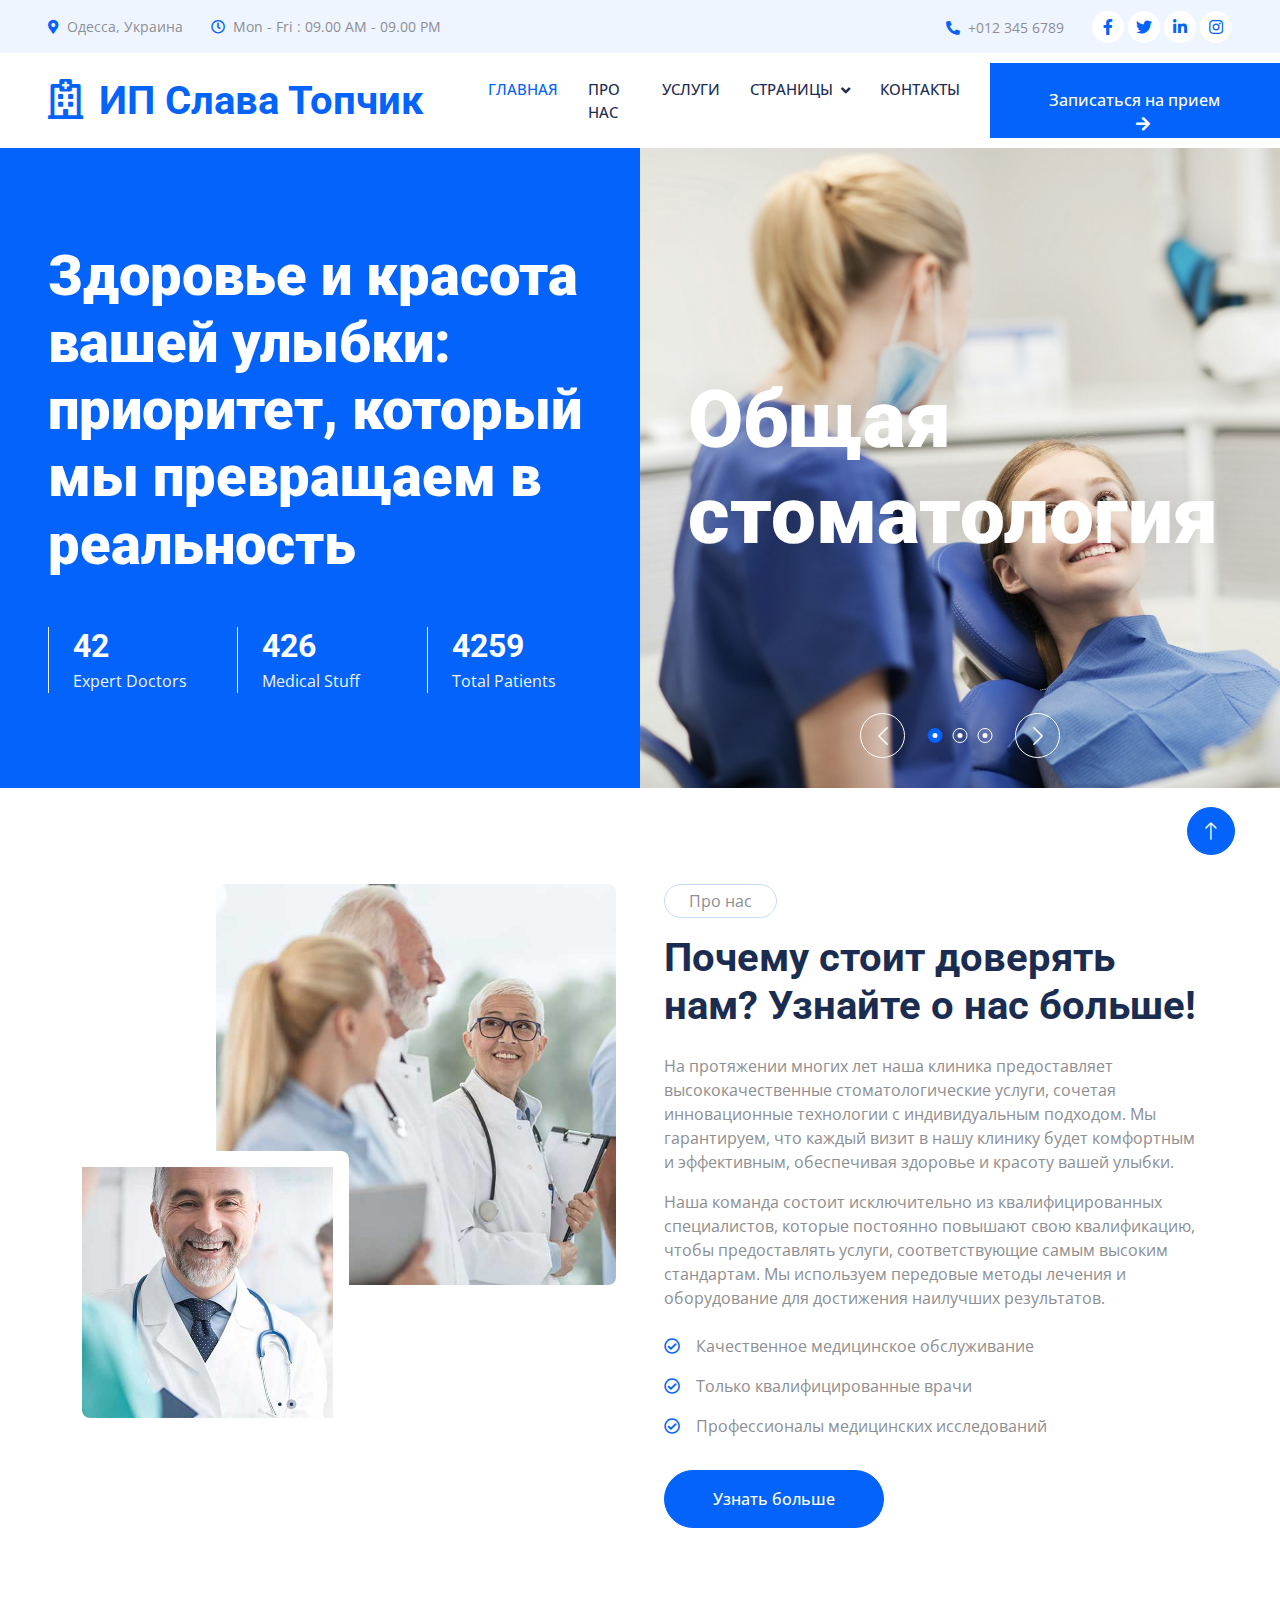
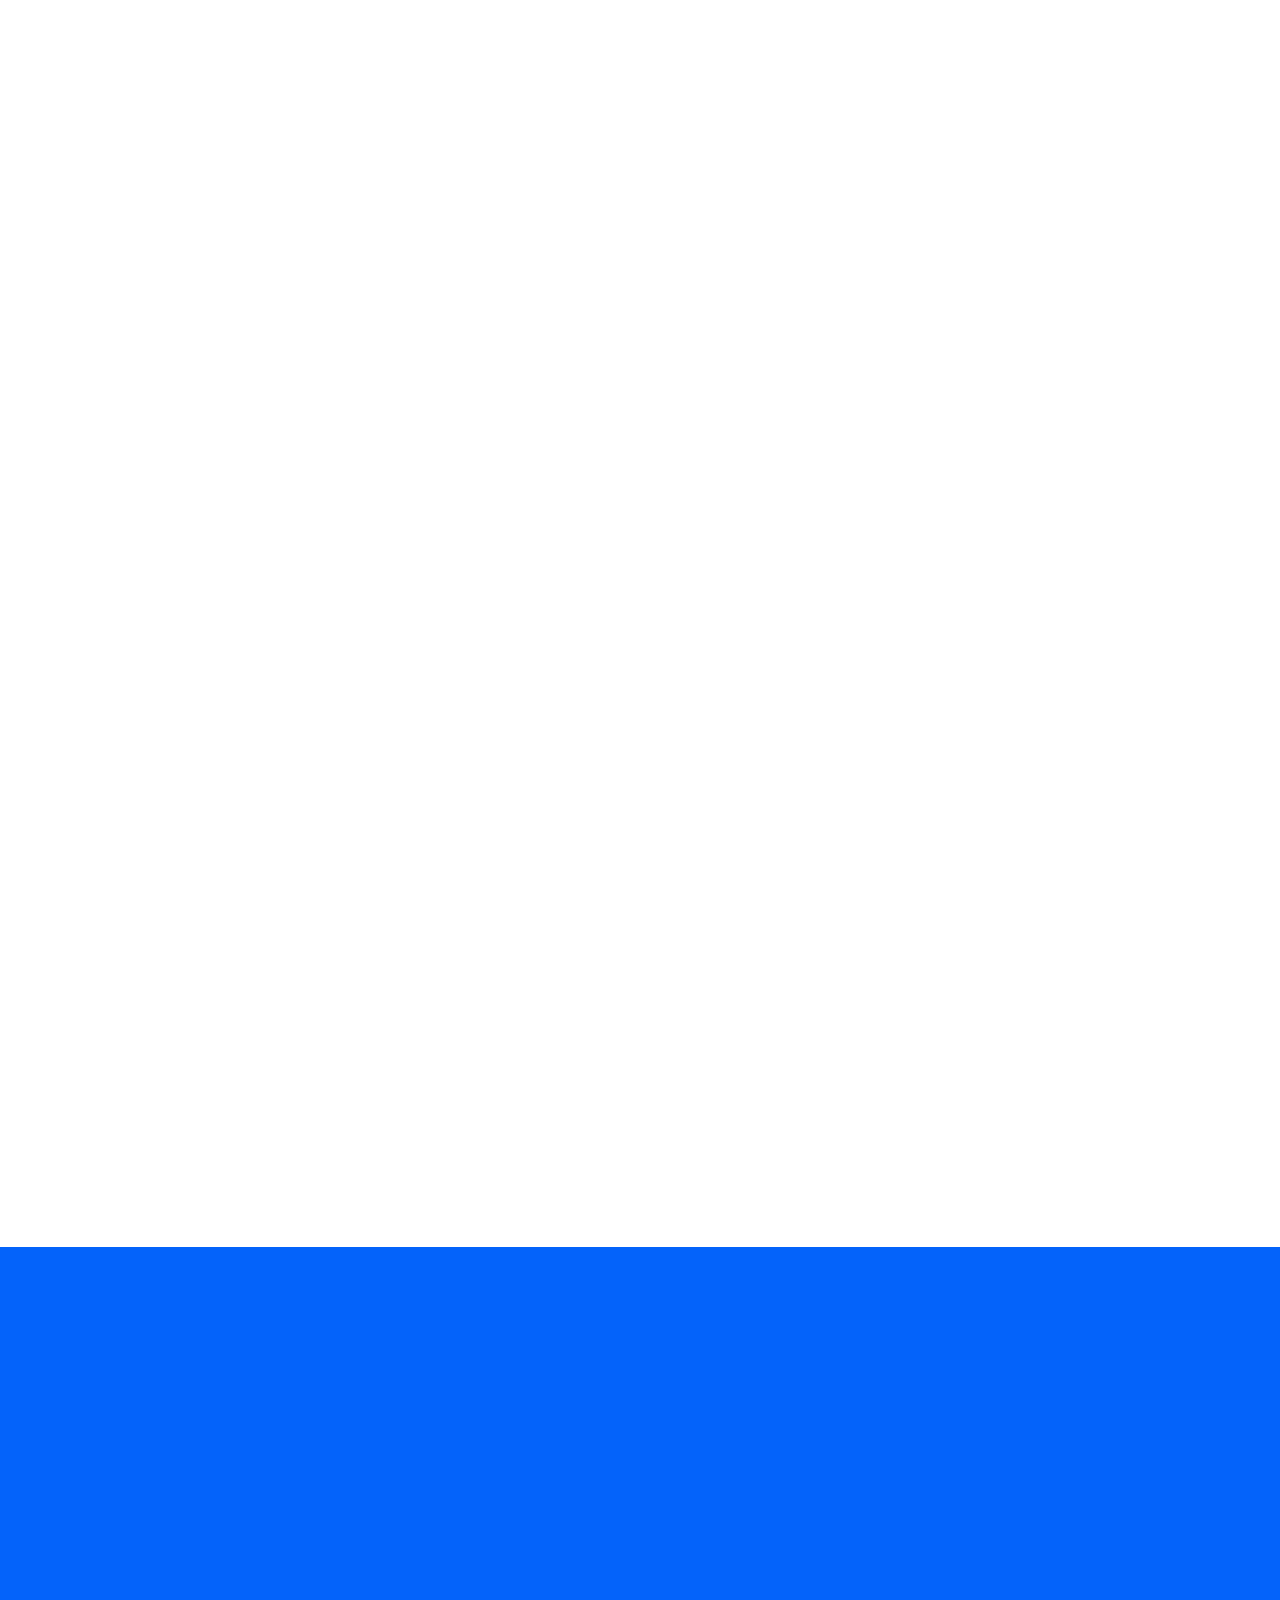
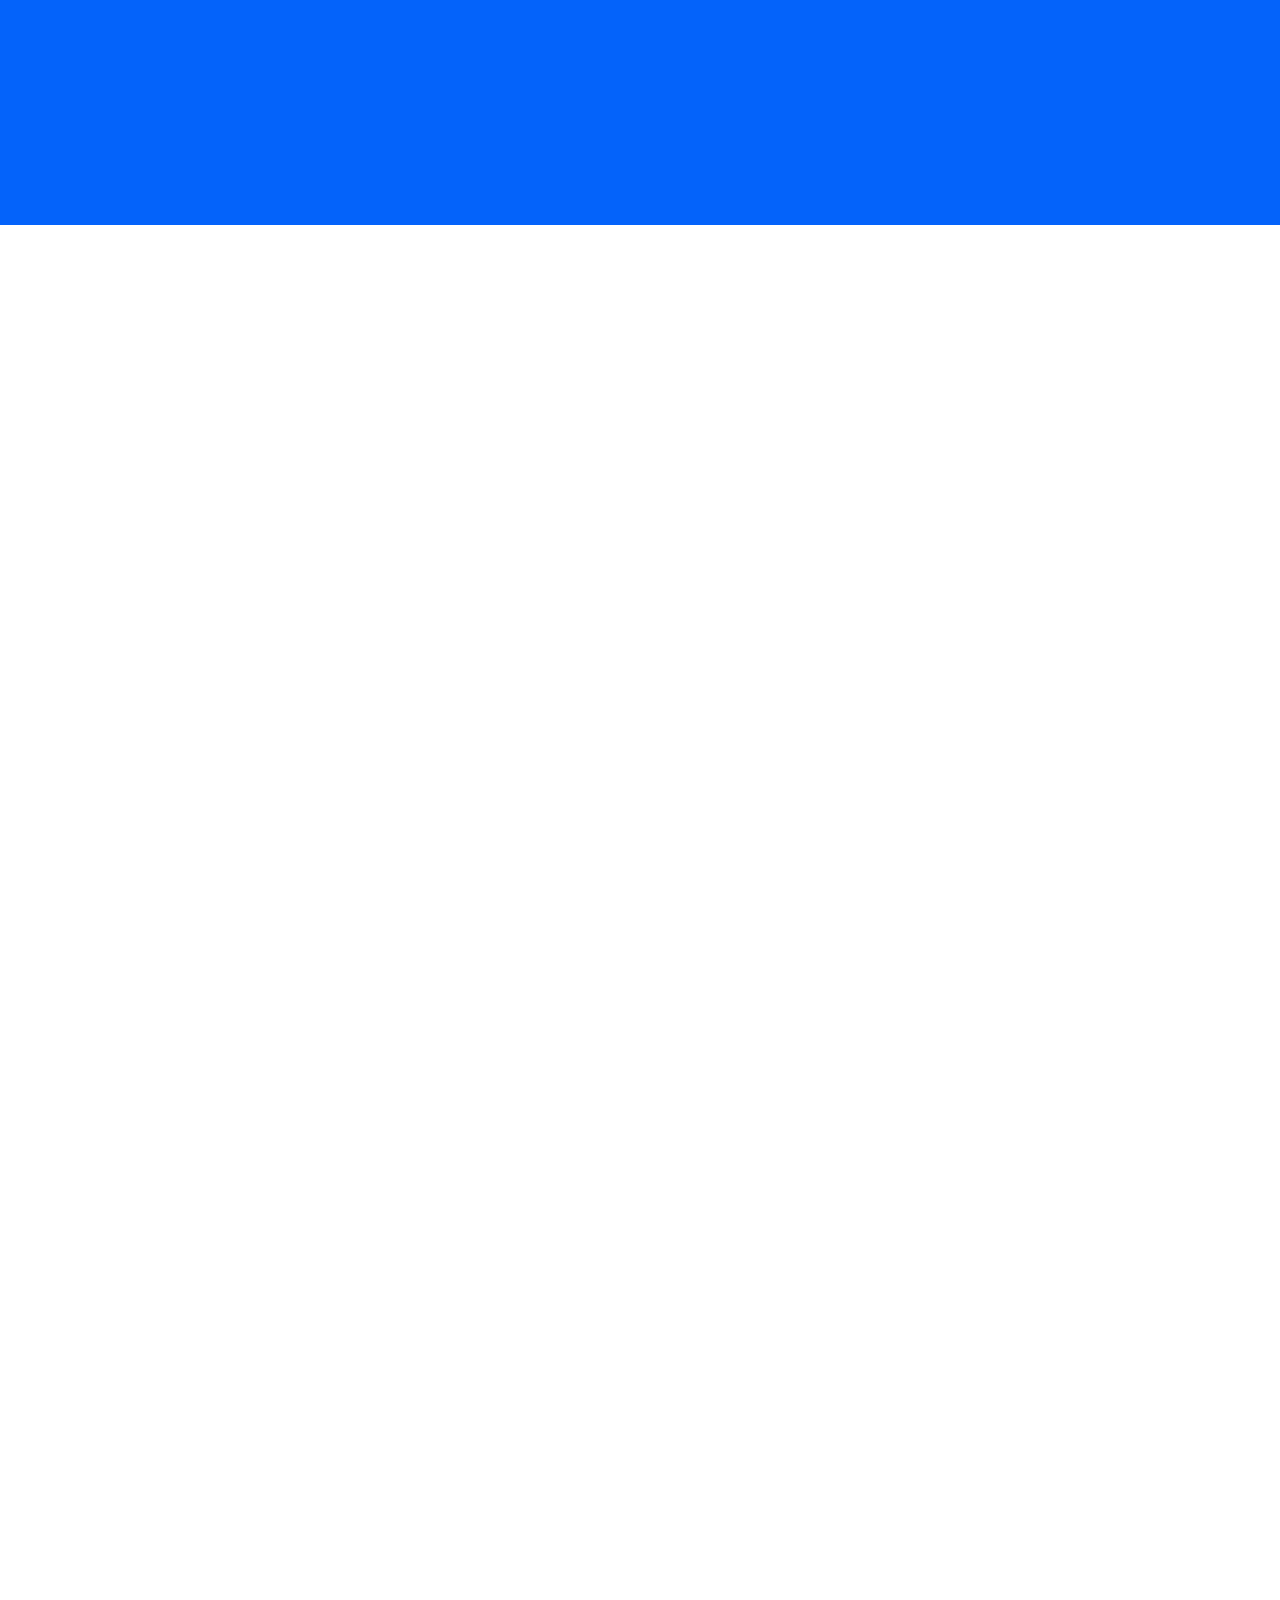
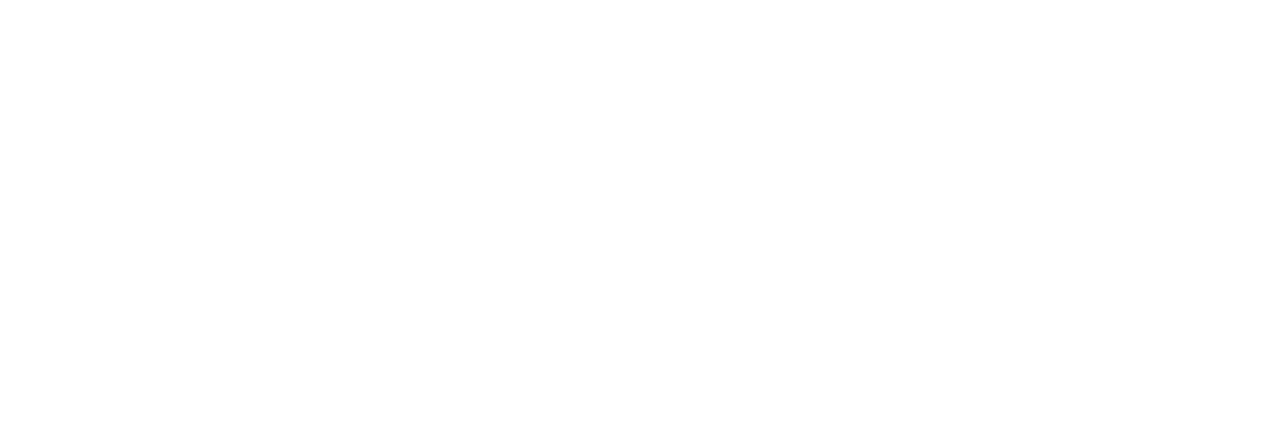
<file: index.html>
<!DOCTYPE html>
<html lang="en"></html>

<head>
    <meta charset="utf-8">
    <title>Klinik - Clinic Website Template</title>
    <meta content="width=device-width, initial-scale=1.0" name="viewport">
    <meta content="" name="keywords">
    <meta content="" name="description">

    <!-- Favicon -->
    <link href="img/favicon.ico" rel="icon">

    <!-- Google Web Fonts -->
    <link rel="preconnect" href="https://fonts.googleapis.com">
    <link rel="preconnect" href="https://fonts.gstatic.com" crossorigin>
    <link href="https://fonts.googleapis.com/css2?family=Open+Sans:wght@400;500&family=Roboto:wght@500;700;900&display=swap" rel="stylesheet"> 

    <!-- Icon Font Stylesheet -->
    <link href="https://cdnjs.cloudflare.com/ajax/libs/font-awesome/5.10.0/css/all.min.css" rel="stylesheet">
    <link href="https://cdn.jsdelivr.net/npm/bootstrap-icons@1.4.1/font/bootstrap-icons.css" rel="stylesheet">

    <!-- Libraries Stylesheet -->
    <link href="lib/animate/animate.min.css" rel="stylesheet">
    <link href="lib/owlcarousel/assets/owl.carousel.min.css" rel="stylesheet">
    <link href="lib/tempusdominus/css/tempusdominus-bootstrap-4.min.css" rel="stylesheet" />

    <!-- Customized Bootstrap Stylesheet -->
    <link href="css/bootstrap.min.css" rel="stylesheet">

    <!-- Template Stylesheet -->
    <link href="css/style.css" rel="stylesheet">
</head>

<body>
    <!-- Spinner Start -->
    <div id="spinner" class="show bg-white position-fixed translate-middle w-100 vh-100 top-50 start-50 d-flex align-items-center justify-content-center">
        <div class="spinner-grow text-primary" style="width: 3rem; height: 3rem;" role="status">
            <span class="sr-only">Loading...</span>
        </div>
    </div>
    <!-- Spinner End -->


    <!-- Topbar Start -->
    <div class="container-fluid bg-light p-0 wow fadeIn" data-wow-delay="0.1s">
        <div class="row gx-0 d-none d-lg-flex">
            <div class="col-lg-7 px-5 text-start">
                <div class="h-100 d-inline-flex align-items-center py-3 me-4">
                    <small class="fa fa-map-marker-alt text-primary me-2"></small>
                    <small>Одесса, Украина</small>
                </div>
                <div class="h-100 d-inline-flex align-items-center py-3">
                    <small class="far fa-clock text-primary me-2"></small>
                    <small>Mon - Fri : 09.00 AM - 09.00 PM</small>
                </div>
            </div>
            <div class="col-lg-5 px-5 text-end">
                <div class="h-100 d-inline-flex align-items-center py-3 me-4">
                    <small class="fa fa-phone-alt text-primary me-2"></small>
                    <small>+012 345 6789</small>
                </div>
                <div class="h-100 d-inline-flex align-items-center">
                    <a class="btn btn-sm-square rounded-circle bg-white text-primary me-1" href=""><i class="fab fa-facebook-f"></i></a>
                    <a class="btn btn-sm-square rounded-circle bg-white text-primary me-1" href=""><i class="fab fa-twitter"></i></a>
                    <a class="btn btn-sm-square rounded-circle bg-white text-primary me-1" href=""><i class="fab fa-linkedin-in"></i></a>
                    <a class="btn btn-sm-square rounded-circle bg-white text-primary me-0" href=""><i class="fab fa-instagram"></i></a>
                </div>
            </div>
        </div>
    </div>
    <!-- Topbar End -->


    <!-- Navbar Start -->
    <nav class="navbar navbar-expand-lg bg-white navbar-light sticky-top p-0 wow fadeIn" data-wow-delay="0.1s">
        <a href="index.html" class="navbar-brand d-flex align-items-center px-4 px-lg-5">
            <h1 class="m-0 text-primary"><i class="far fa-hospital me-3"></i>ИП Слава Топчик</h1>
        </a>
        <button type="button" class="navbar-toggler me-4" data-bs-toggle="collapse" data-bs-target="#navbarCollapse">
            <span class="navbar-toggler-icon"></span>
        </button>
        <div class="collapse navbar-collapse" id="navbarCollapse">
            <div class="navbar-nav ms-auto p-4 p-lg-0">
                <a href="index.html" class="nav-item nav-link active">Главная</a>
                <a href="about.html" class="nav-item nav-link">Про нас</a>
                <a href="service.html" class="nav-item nav-link">Услуги</a>
                <div class="nav-item dropdown">
                    <a href="#" class="nav-link dropdown-toggle" data-bs-toggle="dropdown">Страницы</a>
                    <div class="dropdown-menu rounded-0 rounded-bottom m-0">
                        <a href="feature.html" class="dropdown-item">Преимущество</a>
                        <a href="team.html" class="dropdown-item">Доктор</a>
                        <a href="appointment.html" class="dropdown-item">Записаться на прием</a>
                        <a href="testimonial.html" class="dropdown-item">Отзывы</a>
                        <!-- <a href="404.html" class="dropdown-item">404 Page</a> -->
                    </div>
                </div>
                <a href="contact.html" class="nav-item nav-link">Контакты</a>
            </div>
            <a href="appointment.html" class="btn btn-primary rounded-0 py-4 px-lg-5 d-none d-lg-block">Записаться на прием<i class="fa fa-arrow-right ms-3"></i></a>
        </div>
    </nav>
    <!-- Navbar End -->


    <!-- Header Start -->
    <div class="container-fluid header bg-primary p-0 mb-5">
        <div class="row g-0 align-items-center flex-column-reverse flex-lg-row">
            <div class="col-lg-6 p-5 wow fadeIn" data-wow-delay="0.1s">
                <h1 class="display-4 text-white mb-5">Здоровье и красота вашей улыбки: приоритет, который мы превращаем в реальность</h1>
                <div class="row g-4">
                    <div class="col-sm-4">
                        <div class="border-start border-light ps-4">
                            <h2 class="text-white mb-1" data-toggle="counter-up">123</h2>
                            <p class="text-light mb-0">Expert Doctors</p>
                        </div>
                    </div>
                    <div class="col-sm-4">
                        <div class="border-start border-light ps-4">
                            <h2 class="text-white mb-1" data-toggle="counter-up">1234</h2>
                            <p class="text-light mb-0">Medical Stuff</p>
                        </div>
                    </div>
                    <div class="col-sm-4">
                        <div class="border-start border-light ps-4">
                            <h2 class="text-white mb-1" data-toggle="counter-up">12345</h2>
                            <p class="text-light mb-0">Total Patients</p>
                        </div>
                    </div>
                </div>
            </div>
            <div class="col-lg-6 wow fadeIn" data-wow-delay="0.5s">
                <div class="owl-carousel header-carousel">
                    <div class="owl-carousel-item position-relative">
                        <img class="img-fluid" src="img/carousel-5.jpg" alt="">
                        <div class="owl-carousel-text">
                            <h1 class="display-1 text-white mb-0">Общая стоматология</h1>
                        </div>
                    </div>
                    <div class="owl-carousel-item position-relative">
                        <img class="img-fluid" src="img/carousel-4.jpg" alt="">
                        <div class="owl-carousel-text">
                            <h1 class="display-1 text-white mb-0">Эстетическая стоматология</h1>
                        </div>
                    </div>
                    <div class="owl-carousel-item position-relative">
                        <img class="img-fluid" src="img/carousel-3.jpg" alt="">
                        <div class="owl-carousel-text">
                            <h1 class="display-1 text-white mb-0">Ортодонтия</h1>
                        </div>
                    </div>
                </div>
            </div>
        </div>
    </div>
    <!-- Header End -->


    <!-- About Start -->
    <div class="container-xxl py-5">
        <div class="container">
            <div class="row g-5">
                <div class="col-lg-6 wow fadeIn" data-wow-delay="0.1s">
                    <div class="d-flex flex-column">
                        <img class="img-fluid rounded w-75 align-self-end" src="img/about-1.jpg" alt="">
                        <img class="img-fluid rounded w-50 bg-white pt-3 pe-3" src="img/about-2.jpg" alt="" style="margin-top: -25%;">
                    </div>
                </div>
                <div class="col-lg-6 wow fadeIn" data-wow-delay="0.5s">
                    <p class="d-inline-block border rounded-pill py-1 px-4">Про нас</p>
                    <h1 class="mb-4">Почему стоит доверять нам? Узнайте о нас больше!</h1>
                    <p>На протяжении многих лет наша клиника предоставляет высококачественные стоматологические услуги, сочетая инновационные технологии с индивидуальным подходом. Мы гарантируем, что каждый визит в нашу клинику будет комфортным и эффективным, обеспечивая здоровье и красоту вашей улыбки.</p>
                    <p class="mb-4">Наша команда состоит исключительно из квалифицированных специалистов, которые постоянно повышают свою квалификацию, чтобы предоставлять услуги, соответствующие самым высоким стандартам. Мы используем передовые методы лечения и оборудование для достижения наилучших результатов.</p>
                    <p><i class="far fa-check-circle text-primary me-3"></i>Качественное медицинское обслуживание</p>
                    <p><i class="far fa-check-circle text-primary me-3"></i>Только квалифицированные врачи</p>
                    <p><i class="far fa-check-circle text-primary me-3"></i>Профессионалы медицинских исследований</p>
                    <a class="btn btn-primary rounded-pill py-3 px-5 mt-3" href="appointment.html">Узнать больше</a>
                </div>
            </div>
        </div>
    </div>
    <!-- About End -->


  <!-- Service Start -->
    <div class="container-xxl py-5">
        <div class="container">
            <div class="text-center mx-auto mb-5 wow fadeInUp" data-wow-delay="0.1s" style="max-width: 600px;">
                <p class="d-inline-block border rounded-pill py-1 px-4">Услуги</p>
                <h1>Решения для здоровья и красоты вашей улыбки</h1>
            </div>
            <div class="row g-4">
                <div class="col-lg-4 col-md-6 wow fadeInUp" data-wow-delay="0.1s">
                    <div class="service-item bg-light rounded h-100 p-5 d-flex flex-column justify-content-between">
                        <div>
                            <div class="d-inline-flex align-items-center justify-content-center bg-white rounded-circle mb-4" style="width: 65px; height: 65px;">
                            <i class="fa fa-tooth text-primary fs-4"></i>
                        </div>
                        <h4 class="mb-3">Общая стоматология</h4>
                        <p class="mb-4">От профилактики до лечения, наша клиника предлагает полный спектр услуг для поддержания здоровья ваших зубов и десен.</p>   
                        </div>
                        <a class="btn" href="appointment.html"><i class="fa fa-plus text-primary me-3"></i>Узнать больше</a>
                    </div>
                </div>
                <div class="col-lg-4 col-md-6 wow fadeInUp" data-wow-delay="0.3s">
                    <div class="service-item bg-light rounded h-100 p-5 d-flex flex-column justify-content-between">
                        <div>
                            <div class="d-inline-flex align-items-center justify-content-center bg-white rounded-circle mb-4" style="width: 65px; height: 65px;">
                            <i class="fa fa-smile-beam text-primary fs-4"></i>
                        </div>
                        <h4 class="mb-3">Эстетическая стоматология</h4>
                        <p class="mb-4">Используя последние достижения, мы создаем идеальную улыбку с помощью отбеливания, виниров и других процедур.</p>
                        </div>
                        <a class="btn" href="appointment.html"><i class="fa fa-plus text-primary me-3"></i>Узнать больше</a>
                    </div>
                </div>
                <div class="col-lg-4 col-md-6 wow fadeInUp" data-wow-delay="0.5s">
                    <div class="service-item bg-light rounded h-100 p-5 d-flex flex-column justify-content-between">
                        <div>
                            <div class="d-inline-flex align-items-center justify-content-center bg-white rounded-circle mb-4" style="width: 65px; height: 65px;">
                            <i class="fa fa-user-md text-primary fs-4"></i>
                        </div>
                        <h4 class="mb-3">Ортодонтия</h4>
                        <p class="mb-4">Современные и комфортные решения для исправления прикуса и выравнивания зубов для пациентов любого возраста.</p>
                        </div>
                        <a class="btn" href="appointment.html"><i class="fa fa-plus text-primary me-3"></i>Узнать больше</a>
                    </div>
                </div>
                <div class="col-lg-4 col-md-6 wow fadeInUp" data-wow-delay="0.1s">
                    <div class="service-item bg-light rounded h-100 p-5 d-flex flex-column justify-content-between">
                        <div>
                            <div class="d-inline-flex align-items-center justify-content-center bg-white rounded-circle mb-4" style="width: 65px; height: 65px;">
                                <i class="fa fa-briefcase-medical text-primary fs-4"></i>
                            </div>
                            <h4 class="mb-3">Имплантация зубов</h4>
                            <p class="mb-4">Восстановление улыбки с помощью имплантации, используя инновационные технологии и материалы высокого качества.</p>
                        </div>
                        <a class="btn" href="appointment.html"><i class="fa fa-plus text-primary me-3"></i>Узнать больше</a>
                    </div>
                </div>
                <div class="col-lg-4 col-md-6 wow fadeInUp" data-wow-delay="0.3s">
                    <div class="service-item bg-light rounded h-100 p-5 d-flex flex-column justify-content-between">
                        <div>
                            <div class="d-inline-flex align-items-center justify-content-center bg-white rounded-circle mb-4" style="width: 65px; height: 65px;">
                                <i class="fa fa-syringe text-primary fs-4"></i>
                            </div>
                            <h4 class="mb-3">Лечение каналов</h4>
                            <p class="mb-4">Эффективное и безболезненное лечение корневых каналов с использованием современных анестетиков и оборудования.</p>
                        </div>
                        <a class="btn" href="appointment.html"><i class="fa fa-plus text-primary me-3"></i>Узнать больше</a>
                    </div>
                </div>
                <div class="col-lg-4 col-md-6 wow fadeInUp" data-wow-delay="0.5s">
                    <div class="service-item bg-light rounded h-100 p-5 d-flex flex-column justify-content-between">
                        <div>
                            <div class="d-inline-flex align-items-center justify-content-center bg-white rounded-circle mb-4" style="width: 65px; height: 65px;">
                                <i class="fa fa-notes-medical text-primary fs-4"></i>
                            </div>
                            <h4 class="mb-3">Профилактика и гигиена</h4>
                            <p class="mb-4">Комплексные программы профилактики для поддержания здоровья полости рта и предотвращения стоматологических заболеваний.</p>
                        </div>
                        <a class="btn" href="appointment.html"><i class="fa fa-plus text-primary me-3"></i>Узнать больше</a>
                    </div>
                </div>
            </div>
        </div>
    </div>
    <!-- Service End -->



    <!-- Feature Start -->
    <div class="container-fluid bg-primary overflow-hidden my-5 px-lg-0">
        <div class="container feature px-lg-0">
            <div class="row g-0 mx-lg-0">
                <div class="col-lg-6 feature-text py-5 wow fadeIn" data-wow-delay="0.1s">
                    <div class="p-lg-5 ps-lg-0">
                        <p class="d-inline-block border rounded-pill text-light py-1 px-4">Преимущества</p>
                        <h1 class="text-white mb-4">Почему выбирают нас</h1>
                        <p class="text-white mb-4 pb-2">Мы предлагаем полный спектр стоматологических услуг, используя передовые технологии и материалы. Наша команда опытных специалистов обеспечит вам качественное лечение и индивидуальный подход.</p>
                        <div class="row g-4">
                            <div class="col-6">
                                <div class="d-flex align-items-center">
                                    <div class="d-flex flex-shrink-0 align-items-center justify-content-center rounded-circle bg-light" style="width: 55px; height: 55px;">
                                        <i class="fa fa-user-md text-primary"></i>
                                    </div>
                                    <div class="ms-4">
                                        <p class="text-white mb-2">Опыт</p>
                                        <h5 class="text-white mb-0">Врачи</h5>
                                    </div>
                                </div>
                            </div>
                            <div class="col-6">
                                <div class="d-flex align-items-center">
                                    <div class="d-flex flex-shrink-0 align-items-center justify-content-center rounded-circle bg-light" style="width: 55px; height: 55px;">
                                        <i class="fa fa-check text-primary"></i>
                                    </div>
                                    <div class="ms-4">
                                        <p class="text-white mb-2">Качество</p>
                                        <h5 class="text-white mb-0">Услуги</h5>
                                    </div>
                                </div>
                            </div>
                            <div class="col-6">
                                <div class="d-flex align-items-center">
                                    <div class="d-flex flex-shrink-0 align-items-center justify-content-center rounded-circle bg-light" style="width: 55px; height: 55px;">
                                        <i class="fa fa-comment-medical text-primary"></i>
                                    </div>
                                    <div class="ms-4">
                                        <p class="text-white mb-2">Позитивные</p>
                                        <h5 class="text-white mb-0">Отзывы</h5>
                                    </div>
                                </div>
                            </div>
                            <div class="col-6">
                                <div class="d-flex align-items-center">
                                    <div class="d-flex flex-shrink-0 align-items-center justify-content-center rounded-circle bg-light" style="width: 55px; height: 55px;">
                                        <i class="fa fa-headphones text-primary"></i>
                                    </div>
                                    <div class="ms-4">
                                        <p class="text-white mb-2">Круглосуточная</p>
                                        <h5 class="text-white mb-0">Поддержка</h5>
                                    </div>
                                </div>
                            </div>
                        </div>
                    </div>
                </div>
                <div class="col-lg-6 pe-lg-0 wow fadeIn" data-wow-delay="0.5s" style="min-height: 400px;">
                    <div class="position-relative h-100">
                        <img class="position-absolute img-fluid w-100 h-100" src="img/feature.jpg" style="object-fit: cover;" alt="">
                    </div>
                </div>
            </div>
        </div>
    </div>
    <!-- Feature End -->



    <!-- Team Start -->
    <!-- TODO: No neccesary for team now -->
    <!-- <div class="container-xxl py-5">
        <div class="container">
            <div class="text-center mx-auto mb-5 wow fadeInUp" data-wow-delay="0.1s" style="max-width: 600px;">
                <p class="d-inline-block border rounded-pill py-1 px-4">Doctors</p>
                <h1>Our Experience Doctors</h1>
            </div>
            <div class="row g-4">
                <div class="col-lg-3 col-md-6 wow fadeInUp" data-wow-delay="0.1s">
                    <div class="team-item position-relative rounded overflow-hidden">
                        <div class="overflow-hidden">
                            <img class="img-fluid" src="img/team-1.jpg" alt="">
                        </div>
                        <div class="team-text bg-light text-center p-4">
                            <h5>Doctor Name</h5>
                            <p class="text-primary">Department</p>
                            <div class="team-social text-center">
                                <a class="btn btn-square" href=""><i class="fab fa-facebook-f"></i></a>
                                <a class="btn btn-square" href=""><i class="fab fa-twitter"></i></a>
                                <a class="btn btn-square" href=""><i class="fab fa-instagram"></i></a>
                            </div>
                        </div>
                    </div>
                </div>
                <div class="col-lg-3 col-md-6 wow fadeInUp" data-wow-delay="0.3s">
                    <div class="team-item position-relative rounded overflow-hidden">
                        <div class="overflow-hidden">
                            <img class="img-fluid" src="img/team-2.jpg" alt="">
                        </div>
                        <div class="team-text bg-light text-center p-4">
                            <h5>Doctor Name</h5>
                            <p class="text-primary">Department</p>
                            <div class="team-social text-center">
                                <a class="btn btn-square" href=""><i class="fab fa-facebook-f"></i></a>
                                <a class="btn btn-square" href=""><i class="fab fa-twitter"></i></a>
                                <a class="btn btn-square" href=""><i class="fab fa-instagram"></i></a>
                            </div>
                        </div>
                    </div>
                </div>
                <div class="col-lg-3 col-md-6 wow fadeInUp" data-wow-delay="0.5s">
                    <div class="team-item position-relative rounded overflow-hidden">
                        <div class="overflow-hidden">
                            <img class="img-fluid" src="img/team-3.jpg" alt="">
                        </div>
                        <div class="team-text bg-light text-center p-4">
                            <h5>Doctor Name</h5>
                            <p class="text-primary">Department</p>
                            <div class="team-social text-center">
                                <a class="btn btn-square" href=""><i class="fab fa-facebook-f"></i></a>
                                <a class="btn btn-square" href=""><i class="fab fa-twitter"></i></a>
                                <a class="btn btn-square" href=""><i class="fab fa-instagram"></i></a>
                            </div>
                        </div>
                    </div>
                </div>
                <div class="col-lg-3 col-md-6 wow fadeInUp" data-wow-delay="0.7s">
                    <div class="team-item position-relative rounded overflow-hidden">
                        <div class="overflow-hidden">
                            <img class="img-fluid" src="img/team-4.jpg" alt="">
                        </div>
                        <div class="team-text bg-light text-center p-4">
                            <h5>Doctor Name</h5>
                            <p class="text-primary">Department</p>
                            <div class="team-social text-center">
                                <a class="btn btn-square" href=""><i class="fab fa-facebook-f"></i></a>
                                <a class="btn btn-square" href=""><i class="fab fa-twitter"></i></a>
                                <a class="btn btn-square" href=""><i class="fab fa-instagram"></i></a>
                            </div>
                        </div>
                    </div>
                </div>
            </div>
        </div>
    </div> -->
    <!-- Team End -->


    <!-- Appointment Start -->
    <div class="container-xxl py-5">
        <div class="container">
            <div class="row g-5">
                <div class="col-lg-6 wow fadeInUp" data-wow-delay="0.1s">
                    <p class="d-inline-block border rounded-pill py-1 px-4">Запись на прием</p>
                    <h1 class="mb-4">Запишитесь на прием к нашему врачу</h1>
                    <p class="mb-4">Мы предлагаем широкий спектр стоматологических услуг для всей семьи. Обеспечиваем индивидуальный подход и использование современных методик лечения и диагностики.</p>
                    <div class="bg-light rounded d-flex align-items-center p-5 mb-4">
                        <div class="d-flex flex-shrink-0 align-items-center justify-content-center rounded-circle bg-white" style="width: 55px; height: 55px;">
                            <i class="fa fa-phone-alt text-primary"></i>
                        </div>
                        <div class="ms-4">
                            <p class="mb-2">Звоните нам</p>
                            <h5 class="mb-0">+012 345 6789</h5>
                        </div>
                    </div>
                    <div class="bg-light rounded d-flex align-items-center p-5">
                        <div class="d-flex flex-shrink-0 align-items-center justify-content-center rounded-circle bg-white" style="width: 55px; height: 55px;">
                            <i class="fa fa-envelope-open text-primary"></i>
                        </div>
                        <div class="ms-4">
                            <p class="mb-2">Пишите нам</p>
                            <h5 class="mb-0">slavavsehpolecit@dent.com</h5>
                        </div>
                    </div>
                </div>
                <div class="col-lg-6 wow fadeInUp" data-wow-delay="0.5s">
                    <div class="bg-light rounded h-100 d-flex align-items-center p-5">
                        <form>
                            <div class="row g-3">
                                <div class="col-12 col-sm-6">
                                    <input type="text" class="form-control border-0" placeholder="Ваше имя" style="height: 55px;">
                                </div>
                                <div class="col-12 col-sm-6">
                                    <input type="email" class="form-control border-0" placeholder="Ваш Email" style="height: 55px;">
                                </div>
                                <div class="col-12 col-sm-6">
                                    <input type="text" class="form-control border-0" placeholder="Ваш телефон" style="height: 55px;">
                                </div>
                                <div class="col-12 col-sm-6">
                                    <select class="form-select border-0" style="height: 55px;">
                                        <option selected>Выберите врача</option>
                                        <option value="1">Врач 1</option>
                                        <option value="2">Врач 2</option>
                                        <option value="3">Врач 3</option>
                                    </select>
                                </div>
                                <div class="col-12 col-sm-6">
                                    <div class="date" id="date" data-target-input="nearest">
                                        <input type="text"
                                            class="form-control border-0 datetimepicker-input"
                                            placeholder="Выберите дату" data-target="#date" data-toggle="datetimepicker" style="height: 55px;">
                                    </div>
                                </div>
                                <div class="col-12 col-sm-6">
                                    <div class="time" id="time" data-target-input="nearest">
                                        <input type="text"
                                            class="form-control border-0 datetimepicker-input"
                                            placeholder="Выберите время" data-target="#time" data-toggle="datetimepicker" style="height: 55px;">
                                    </div>
                                </div>
                                <div class="col-12">
                                    <textarea class="form-control border-0" rows="5" placeholder="Опишите вашу проблему"></textarea>
                                </div>
                                <div class="col-12">
                                    <button class="btn btn-primary w-100 py-3" type="submit">Записаться на прием</button>
                                </div>
                            </div>
                        </form>
                    </div>
                </div>
            </div>
        </div>
    </div>
    <!-- Appointment End -->



    <!-- Testimonial Start -->
    <div class="container-xxl py-5">
        <div class="container">
            <div class="text-center mx-auto mb-5 wow fadeInUp" data-wow-delay="0.1s" style="max-width: 600px;">
                <p class="d-inline-block border rounded-pill py-1 px-4">Отзывы</p>
                <h1>Что говорят наши пациенты!</h1>
            </div>
            <div class="owl-carousel testimonial-carousel wow fadeInUp" data-wow-delay="0.1s">
                <div class="testimonial-item text-center">
                    <img class="img-fluid bg-light rounded-circle p-2 mx-auto mb-4" src="img/testimonial-1.jpg" style="width: 100px; height: 100px;">
                    <div class="testimonial-text rounded text-center p-4">
                        <p>"После нескольких неудачных попыток лечения в других клиниках, я наконец нашла эту. Профессионализм и внимание к деталям врачей заслуживают особой благодарности. Моя улыбка никогда не была лучше!"</p>
                        <h5 class="mb-1">Елена Михайлова</h5>
                        <span class="fst-italic">Менеджер по продажам</span>
                    </div>
                </div>
                <div class="testimonial-item text-center">
                    <img class="img-fluid bg-light rounded-circle p-2 mx-auto mb-4" src="img/testimonial-2.jpg" style="width: 100px; height: 100px;">
                    <div class="testimonial-text rounded text-center p-4">
                        <p>"Отличный сервис и заботливый персонал. Я был очень впечатлен современным оборудованием и техниками, которые они используют. Лечение прошло безболезненно и результаты превзошли все мои ожидания!"</p>
                        <h5 class="mb-1">Дмитрий Иванов</h5>
                        <span class="fst-italic">ИТ-специалист</span>
                    </div>
                </div>
                <div class="testimonial-item text-center">
                    <img class="img-fluid bg-light rounded-circle p-2 mx-auto mb-4" src="img/testimonial-3.jpg" style="width: 100px; height: 100px;">
                    <div class="testimonial-text rounded text-center p-4">
                        <p>"Я очень благодарен за высококачественное обслуживание и персонализированный подход. Весь процесс, от консультации до лечения, был организован на высшем уровне. Рекомендую эту клинику всем, кто ищет профессиональную стоматологическую помощь."</p>
                        <h5 class="mb-1">Мария Сергеева</h5>
                        <span class="fst-italic">Художник</span>
                    </div>
                </div>
            </div>
        </div>
    </div>
    <!-- Testimonial End -->



    <!-- Footer Start -->
    <div class="container-fluid bg-dark text-light footer mt-5 pt-5 wow fadeIn" data-wow-delay="0.1s">
        <div class="container py-5">
            <div class="row g-5">
                <div class="col-lg-3 col-md-6">
                    <h5 class="text-light mb-4">Address</h5>
                    <p class="mb-2"><i class="fa fa-map-marker-alt me-3"></i>123 Street, New York, USA</p>
                    <p class="mb-2"><i class="fa fa-phone-alt me-3"></i>+012 345 67890</p>
                    <p class="mb-2"><i class="fa fa-envelope me-3"></i>info@example.com</p>
                    <div class="d-flex pt-2">
                        <a class="btn btn-outline-light btn-social rounded-circle" href=""><i class="fab fa-twitter"></i></a>
                        <a class="btn btn-outline-light btn-social rounded-circle" href=""><i class="fab fa-facebook-f"></i></a>
                        <a class="btn btn-outline-light btn-social rounded-circle" href=""><i class="fab fa-youtube"></i></a>
                        <a class="btn btn-outline-light btn-social rounded-circle" href=""><i class="fab fa-linkedin-in"></i></a>
                    </div>
                </div>
                <div class="col-lg-3 col-md-6">
                    <h5 class="text-light mb-4">Services</h5>
                    <a class="btn btn-link" href="">Cardiology</a>
                    <a class="btn btn-link" href="">Pulmonary</a>
                    <a class="btn btn-link" href="">Neurology</a>
                    <a class="btn btn-link" href="">Orthopedics</a>
                    <a class="btn btn-link" href="">Laboratory</a>
                </div>
                <div class="col-lg-3 col-md-6">
                    <h5 class="text-light mb-4">Quick Links</h5>
                    <a class="btn btn-link" href="">About Us</a>
                    <a class="btn btn-link" href="">Contact Us</a>
                    <a class="btn btn-link" href="">Our Services</a>
                    <a class="btn btn-link" href="">Terms & Condition</a>
                    <a class="btn btn-link" href="">Support</a>
                </div>
                <div class="col-lg-3 col-md-6">
                    <h5 class="text-light mb-4">Newsletter</h5>
                    <p>Dolor amet sit justo amet elitr clita ipsum elitr est.</p>
                    <div class="position-relative mx-auto" style="max-width: 400px;">
                        <input class="form-control border-0 w-100 py-3 ps-4 pe-5" type="text" placeholder="Your email">
                        <button type="button" class="btn btn-primary py-2 position-absolute top-0 end-0 mt-2 me-2">SignUp</button>
                    </div>
                </div>
            </div>
        </div>
        <div class="container">
            <div class="copyright">
                <div class="row">
                    <div class="col-md-6 text-center text-md-start mb-3 mb-md-0">
                        &copy; <a class="border-bottom" href="#">Your Site Name</a>, All Right Reserved.
                    </div>
                    <div class="col-md-6 text-center text-md-end">
                        <!--/*** This template is free as long as you keep the footer author’s credit link/attribution link/backlink. If you'd like to use the template without the footer author’s credit link/attribution link/backlink, you can purchase the Credit Removal License from "https://htmlcodex.com/credit-removal". Thank you for your support. ***/-->
                        Designed By <a class="border-bottom" href="https://htmlcodex.com">HTML Codex</a>
                    </div>
                </div>
            </div>
        </div>
    </div>
    <!-- Footer End -->


    <!-- Back to Top -->
    <a href="#" class="btn btn-lg btn-primary btn-lg-square rounded-circle back-to-top"><i class="bi bi-arrow-up"></i></a>


    <!-- JavaScript Libraries -->
    <script src="https://code.jquery.com/jquery-3.4.1.min.js"></script>
    <script src="https://cdn.jsdelivr.net/npm/bootstrap@5.0.0/dist/js/bootstrap.bundle.min.js"></script>
    <script src="lib/wow/wow.min.js"></script>
    <script src="lib/easing/easing.min.js"></script>
    <script src="lib/waypoints/waypoints.min.js"></script>
    <script src="lib/counterup/counterup.min.js"></script>
    <script src="lib/owlcarousel/owl.carousel.min.js"></script>
    <script src="lib/tempusdominus/js/moment.min.js"></script>
    <script src="lib/tempusdominus/js/moment-timezone.min.js"></script>
    <script src="lib/tempusdominus/js/tempusdominus-bootstrap-4.min.js"></script>

    <!-- Template Javascript -->
    <script src="js/main.js"></script>
</body>

</html>
</file>
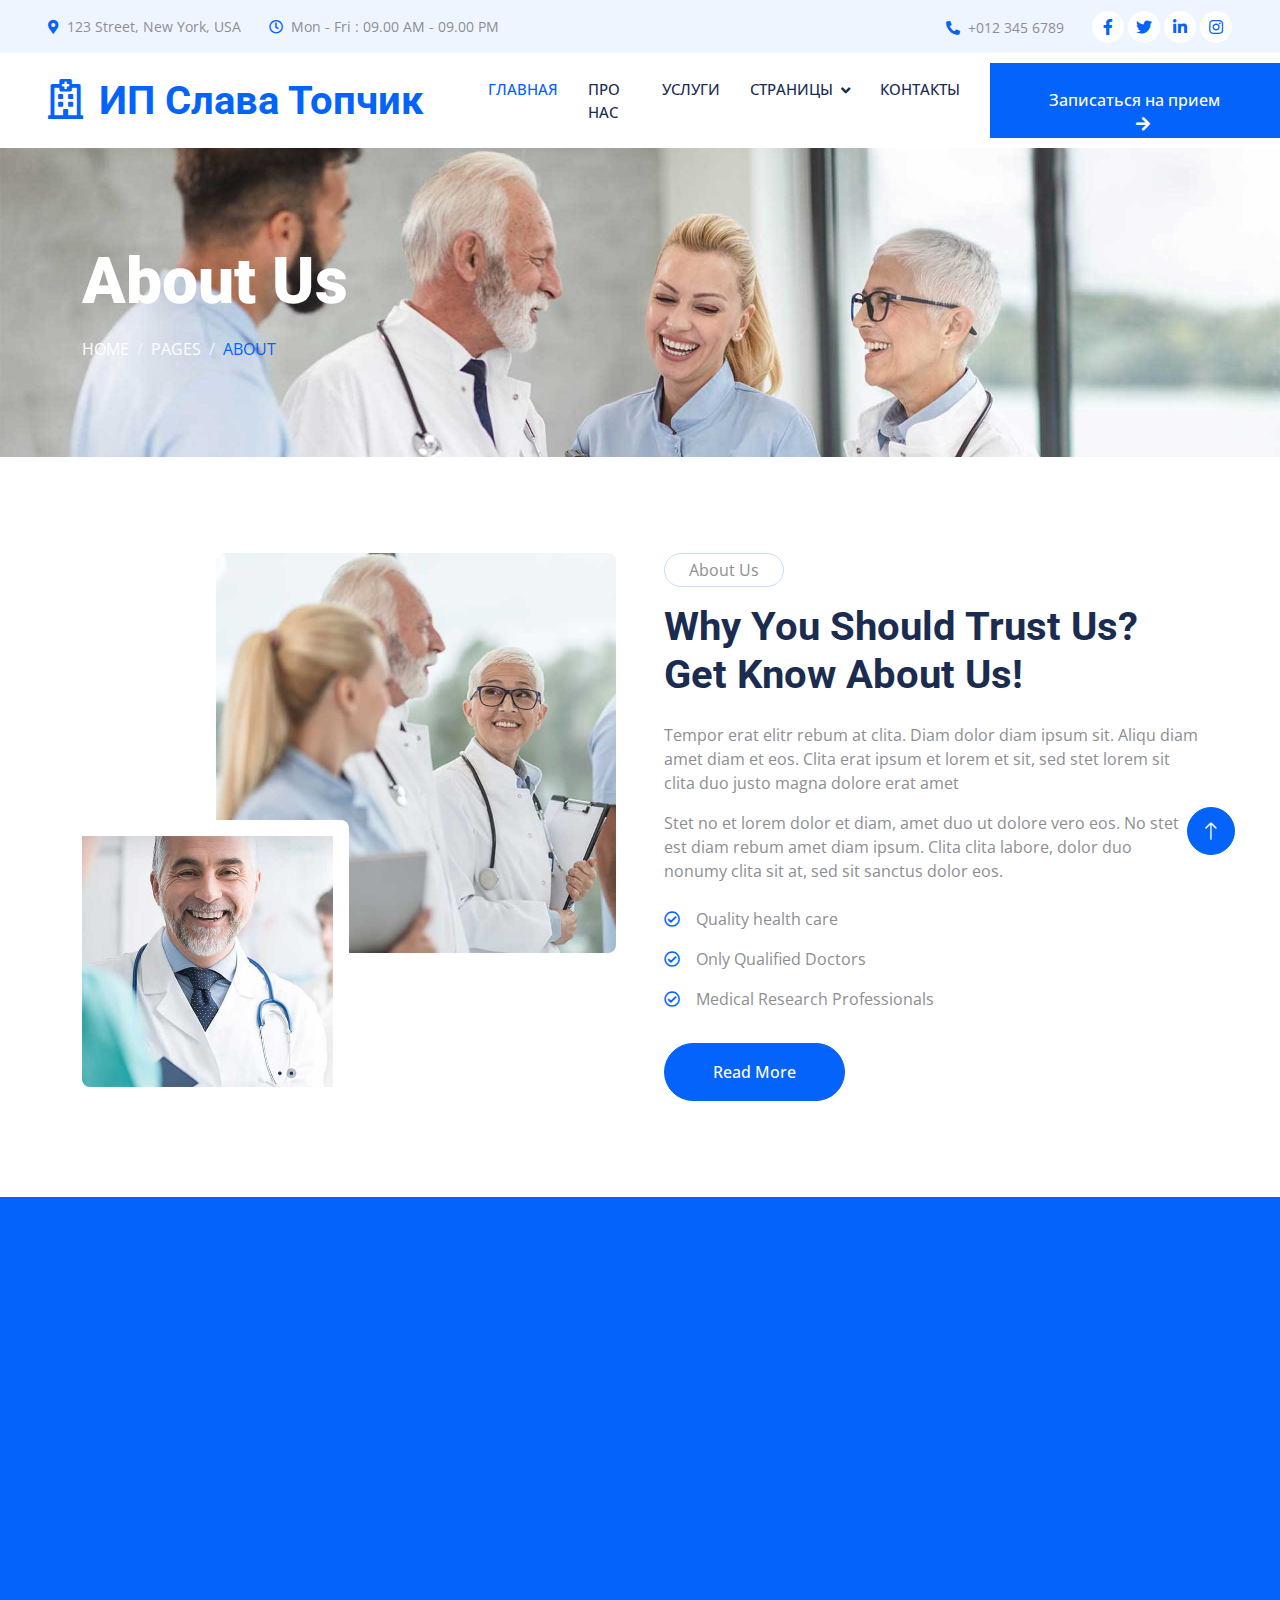
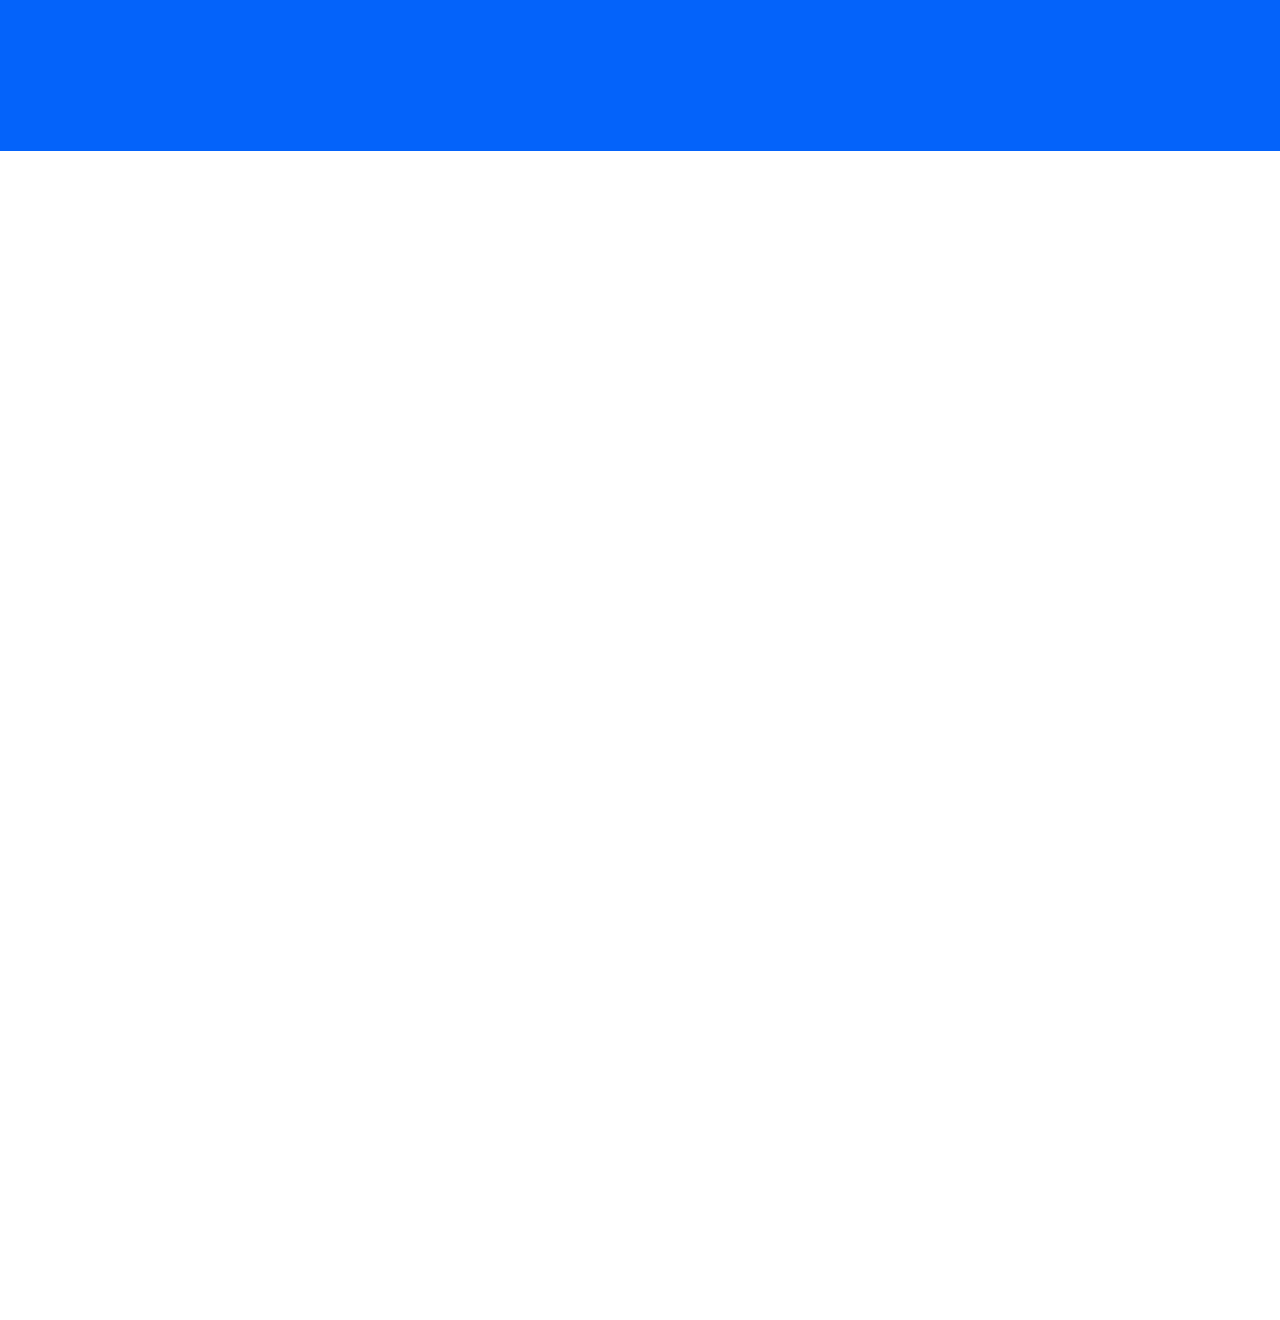
<file: about.html>
<!DOCTYPE html>
<html lang="en">

<head>
    <meta charset="utf-8">
    <title>Klinik - Clinic Website Template</title>
    <meta content="width=device-width, initial-scale=1.0" name="viewport">
    <meta content="" name="keywords">
    <meta content="" name="description">

    <!-- Favicon -->
    <link href="img/favicon.ico" rel="icon">

    <!-- Google Web Fonts -->
    <link rel="preconnect" href="https://fonts.googleapis.com">
    <link rel="preconnect" href="https://fonts.gstatic.com" crossorigin>
    <link href="https://fonts.googleapis.com/css2?family=Open+Sans:wght@400;500&family=Roboto:wght@500;700;900&display=swap" rel="stylesheet"> 

    <!-- Icon Font Stylesheet -->
    <link href="https://cdnjs.cloudflare.com/ajax/libs/font-awesome/5.10.0/css/all.min.css" rel="stylesheet">
    <link href="https://cdn.jsdelivr.net/npm/bootstrap-icons@1.4.1/font/bootstrap-icons.css" rel="stylesheet">

    <!-- Libraries Stylesheet -->
    <link href="lib/animate/animate.min.css" rel="stylesheet">
    <link href="lib/owlcarousel/assets/owl.carousel.min.css" rel="stylesheet">
    <link href="lib/tempusdominus/css/tempusdominus-bootstrap-4.min.css" rel="stylesheet" />

    <!-- Customized Bootstrap Stylesheet -->
    <link href="css/bootstrap.min.css" rel="stylesheet">

    <!-- Template Stylesheet -->
    <link href="css/style.css" rel="stylesheet">
</head>

<body>
    <!-- Spinner Start -->
    <div id="spinner" class="show bg-white position-fixed translate-middle w-100 vh-100 top-50 start-50 d-flex align-items-center justify-content-center">
        <div class="spinner-grow text-primary" style="width: 3rem; height: 3rem;" role="status">
            <span class="sr-only">Loading...</span>
        </div>
    </div>
    <!-- Spinner End -->


    <!-- Topbar Start -->
    <div class="container-fluid bg-light p-0 wow fadeIn" data-wow-delay="0.1s">
        <div class="row gx-0 d-none d-lg-flex">
            <div class="col-lg-7 px-5 text-start">
                <div class="h-100 d-inline-flex align-items-center py-3 me-4">
                    <small class="fa fa-map-marker-alt text-primary me-2"></small>
                    <small>123 Street, New York, USA</small>
                </div>
                <div class="h-100 d-inline-flex align-items-center py-3">
                    <small class="far fa-clock text-primary me-2"></small>
                    <small>Mon - Fri : 09.00 AM - 09.00 PM</small>
                </div>
            </div>
            <div class="col-lg-5 px-5 text-end">
                <div class="h-100 d-inline-flex align-items-center py-3 me-4">
                    <small class="fa fa-phone-alt text-primary me-2"></small>
                    <small>+012 345 6789</small>
                </div>
                <div class="h-100 d-inline-flex align-items-center">
                    <a class="btn btn-sm-square rounded-circle bg-white text-primary me-1" href=""><i class="fab fa-facebook-f"></i></a>
                    <a class="btn btn-sm-square rounded-circle bg-white text-primary me-1" href=""><i class="fab fa-twitter"></i></a>
                    <a class="btn btn-sm-square rounded-circle bg-white text-primary me-1" href=""><i class="fab fa-linkedin-in"></i></a>
                    <a class="btn btn-sm-square rounded-circle bg-white text-primary me-0" href=""><i class="fab fa-instagram"></i></a>
                </div>
            </div>
        </div>
    </div>
    <!-- Topbar End -->


    <!-- Navbar Start -->
    <nav class="navbar navbar-expand-lg bg-white navbar-light sticky-top p-0 wow fadeIn" data-wow-delay="0.1s">
        <a href="index.html" class="navbar-brand d-flex align-items-center px-4 px-lg-5">
            <h1 class="m-0 text-primary"><i class="far fa-hospital me-3"></i>ИП Слава Топчик</h1>
        </a>
        <button type="button" class="navbar-toggler me-4" data-bs-toggle="collapse" data-bs-target="#navbarCollapse">
            <span class="navbar-toggler-icon"></span>
        </button>
        <div class="collapse navbar-collapse" id="navbarCollapse">
            <div class="navbar-nav ms-auto p-4 p-lg-0">
                <a href="index.html" class="nav-item nav-link active">Главная</a>
                <a href="about.html" class="nav-item nav-link">Про нас</a>
                <a href="service.html" class="nav-item nav-link">Услуги</a>
                <div class="nav-item dropdown">
                    <a href="#" class="nav-link dropdown-toggle" data-bs-toggle="dropdown">Страницы</a>
                    <div class="dropdown-menu rounded-0 rounded-bottom m-0">
                        <a href="feature.html" class="dropdown-item">Преимущество</a>
                        <a href="team.html" class="dropdown-item">Доктор</a>
                        <a href="appointment.html" class="dropdown-item">Записаться на прием</a>
                        <a href="testimonial.html" class="dropdown-item">Отзывы</a>
                        <!-- <a href="404.html" class="dropdown-item">404 Page</a> -->
                    </div>
                </div>
                <a href="contact.html" class="nav-item nav-link">Контакты</a>
            </div>
            <a href="appointment.html" class="btn btn-primary rounded-0 py-4 px-lg-5 d-none d-lg-block">Записаться на прием<i class="fa fa-arrow-right ms-3"></i></a>
        </div>
    </nav>
    <!-- Navbar End -->


    <!-- Page Header Start -->
    <div class="container-fluid page-header py-5 mb-5 wow fadeIn" data-wow-delay="0.1s">
        <div class="container py-5">
            <h1 class="display-3 text-white mb-3 animated slideInDown">About Us</h1>
            <nav aria-label="breadcrumb animated slideInDown">
                <ol class="breadcrumb text-uppercase mb-0">
                    <li class="breadcrumb-item"><a class="text-white" href="#">Home</a></li>
                    <li class="breadcrumb-item"><a class="text-white" href="#">Pages</a></li>
                    <li class="breadcrumb-item text-primary active" aria-current="page">About</li>
                </ol>
            </nav>
        </div>
    </div>
    <!-- Page Header End -->


    <!-- About Start -->
    <div class="container-xxl py-5">
        <div class="container">
            <div class="row g-5">
                <div class="col-lg-6 wow fadeIn" data-wow-delay="0.1s">
                    <div class="d-flex flex-column">
                        <img class="img-fluid rounded w-75 align-self-end" src="img/about-1.jpg" alt="">
                        <img class="img-fluid rounded w-50 bg-white pt-3 pe-3" src="img/about-2.jpg" alt="" style="margin-top: -25%;">
                    </div>
                </div>
                <div class="col-lg-6 wow fadeIn" data-wow-delay="0.5s">
                    <p class="d-inline-block border rounded-pill py-1 px-4">About Us</p>
                    <h1 class="mb-4">Why You Should Trust Us? Get Know About Us!</h1>
                    <p>Tempor erat elitr rebum at clita. Diam dolor diam ipsum sit. Aliqu diam amet diam et eos. Clita erat ipsum et lorem et sit, sed stet lorem sit clita duo justo magna dolore erat amet</p>
                    <p class="mb-4">Stet no et lorem dolor et diam, amet duo ut dolore vero eos. No stet est diam rebum amet diam ipsum. Clita clita labore, dolor duo nonumy clita sit at, sed sit sanctus dolor eos.</p>
                    <p><i class="far fa-check-circle text-primary me-3"></i>Quality health care</p>
                    <p><i class="far fa-check-circle text-primary me-3"></i>Only Qualified Doctors</p>
                    <p><i class="far fa-check-circle text-primary me-3"></i>Medical Research Professionals</p>
                    <a class="btn btn-primary rounded-pill py-3 px-5 mt-3" href="">Read More</a>
                </div>
            </div>
        </div>
    </div>
    <!-- About End -->


    <!-- Feature Start -->
    <div class="container-fluid bg-primary overflow-hidden my-5 px-lg-0">
        <div class="container feature px-lg-0">
            <div class="row g-0 mx-lg-0">
                <div class="col-lg-6 feature-text py-5 wow fadeIn" data-wow-delay="0.1s">
                    <div class="p-lg-5 ps-lg-0">
                        <p class="d-inline-block border rounded-pill text-light py-1 px-4">Features</p>
                        <h1 class="text-white mb-4">Why Choose Us</h1>
                        <p class="text-white mb-4 pb-2">Tempor erat elitr rebum at clita. Diam dolor diam ipsum sit. Aliqu diam amet diam et eos. Clita erat ipsum et lorem et sit, sed stet lorem sit clita duo justo erat amet</p>
                        <div class="row g-4">
                            <div class="col-6">
                                <div class="d-flex align-items-center">
                                    <div class="d-flex flex-shrink-0 align-items-center justify-content-center rounded-circle bg-light" style="width: 55px; height: 55px;">
                                        <i class="fa fa-user-md text-primary"></i>
                                    </div>
                                    <div class="ms-4">
                                        <p class="text-white mb-2">Experience</p>
                                        <h5 class="text-white mb-0">Doctors</h5>
                                    </div>
                                </div>
                            </div>
                            <div class="col-6">
                                <div class="d-flex align-items-center">
                                    <div class="d-flex flex-shrink-0 align-items-center justify-content-center rounded-circle bg-light" style="width: 55px; height: 55px;">
                                        <i class="fa fa-check text-primary"></i>
                                    </div>
                                    <div class="ms-4">
                                        <p class="text-white mb-2">Quality</p>
                                        <h5 class="text-white mb-0">Services</h5>
                                    </div>
                                </div>
                            </div>
                            <div class="col-6">
                                <div class="d-flex align-items-center">
                                    <div class="d-flex flex-shrink-0 align-items-center justify-content-center rounded-circle bg-light" style="width: 55px; height: 55px;">
                                        <i class="fa fa-comment-medical text-primary"></i>
                                    </div>
                                    <div class="ms-4">
                                        <p class="text-white mb-2">Positive</p>
                                        <h5 class="text-white mb-0">Consultation</h5>
                                    </div>
                                </div>
                            </div>
                            <div class="col-6">
                                <div class="d-flex align-items-center">
                                    <div class="d-flex flex-shrink-0 align-items-center justify-content-center rounded-circle bg-light" style="width: 55px; height: 55px;">
                                        <i class="fa fa-headphones text-primary"></i>
                                    </div>
                                    <div class="ms-4">
                                        <p class="text-white mb-2">24 Hours</p>
                                        <h5 class="text-white mb-0">Support</h5>
                                    </div>
                                </div>
                            </div>
                        </div>
                    </div>
                </div>
                <div class="col-lg-6 pe-lg-0 wow fadeIn" data-wow-delay="0.5s" style="min-height: 400px;">
                    <div class="position-relative h-100">
                        <img class="position-absolute img-fluid w-100 h-100" src="img/feature.jpg" style="object-fit: cover;" alt="">
                    </div>
                </div>
            </div>
        </div>
    </div>
    <!-- Feature End -->


    <!-- Team Start -->
    <div class="container-xxl py-5">
        <div class="container">
            <div class="text-center mx-auto mb-5 wow fadeInUp" data-wow-delay="0.1s" style="max-width: 600px;">
                <p class="d-inline-block border rounded-pill py-1 px-4">Doctors</p>
                <h1>Our Experience Doctors</h1>
            </div>
            <div class="row g-4">
                <div class="col-lg-3 col-md-6 wow fadeInUp" data-wow-delay="0.1s">
                    <div class="team-item position-relative rounded overflow-hidden">
                        <div class="overflow-hidden">
                            <img class="img-fluid" src="img/team-1.jpg" alt="">
                        </div>
                        <div class="team-text bg-light text-center p-4">
                            <h5>Doctor Name</h5>
                            <p class="text-primary">Department</p>
                            <div class="team-social text-center">
                                <a class="btn btn-square" href=""><i class="fab fa-facebook-f"></i></a>
                                <a class="btn btn-square" href=""><i class="fab fa-twitter"></i></a>
                                <a class="btn btn-square" href=""><i class="fab fa-instagram"></i></a>
                            </div>
                        </div>
                    </div>
                </div>
                <div class="col-lg-3 col-md-6 wow fadeInUp" data-wow-delay="0.3s">
                    <div class="team-item position-relative rounded overflow-hidden">
                        <div class="overflow-hidden">
                            <img class="img-fluid" src="img/team-2.jpg" alt="">
                        </div>
                        <div class="team-text bg-light text-center p-4">
                            <h5>Doctor Name</h5>
                            <p class="text-primary">Department</p>
                            <div class="team-social text-center">
                                <a class="btn btn-square" href=""><i class="fab fa-facebook-f"></i></a>
                                <a class="btn btn-square" href=""><i class="fab fa-twitter"></i></a>
                                <a class="btn btn-square" href=""><i class="fab fa-instagram"></i></a>
                            </div>
                        </div>
                    </div>
                </div>
                <div class="col-lg-3 col-md-6 wow fadeInUp" data-wow-delay="0.5s">
                    <div class="team-item position-relative rounded overflow-hidden">
                        <div class="overflow-hidden">
                            <img class="img-fluid" src="img/team-3.jpg" alt="">
                        </div>
                        <div class="team-text bg-light text-center p-4">
                            <h5>Doctor Name</h5>
                            <p class="text-primary">Department</p>
                            <div class="team-social text-center">
                                <a class="btn btn-square" href=""><i class="fab fa-facebook-f"></i></a>
                                <a class="btn btn-square" href=""><i class="fab fa-twitter"></i></a>
                                <a class="btn btn-square" href=""><i class="fab fa-instagram"></i></a>
                            </div>
                        </div>
                    </div>
                </div>
                <div class="col-lg-3 col-md-6 wow fadeInUp" data-wow-delay="0.7s">
                    <div class="team-item position-relative rounded overflow-hidden">
                        <div class="overflow-hidden">
                            <img class="img-fluid" src="img/team-4.jpg" alt="">
                        </div>
                        <div class="team-text bg-light text-center p-4">
                            <h5>Doctor Name</h5>
                            <p class="text-primary">Department</p>
                            <div class="team-social text-center">
                                <a class="btn btn-square" href=""><i class="fab fa-facebook-f"></i></a>
                                <a class="btn btn-square" href=""><i class="fab fa-twitter"></i></a>
                                <a class="btn btn-square" href=""><i class="fab fa-instagram"></i></a>
                            </div>
                        </div>
                    </div>
                </div>
            </div>
        </div>
    </div>
    <!-- Team End -->
        

    <!-- Footer Start -->
    <div class="container-fluid bg-dark text-light footer mt-5 pt-5 wow fadeIn" data-wow-delay="0.1s">
        <div class="container py-5">
            <div class="row g-5">
                <div class="col-lg-3 col-md-6">
                    <h5 class="text-light mb-4">Address</h5>
                    <p class="mb-2"><i class="fa fa-map-marker-alt me-3"></i>123 Street, New York, USA</p>
                    <p class="mb-2"><i class="fa fa-phone-alt me-3"></i>+012 345 67890</p>
                    <p class="mb-2"><i class="fa fa-envelope me-3"></i>info@example.com</p>
                    <div class="d-flex pt-2">
                        <a class="btn btn-outline-light btn-social rounded-circle" href=""><i class="fab fa-twitter"></i></a>
                        <a class="btn btn-outline-light btn-social rounded-circle" href=""><i class="fab fa-facebook-f"></i></a>
                        <a class="btn btn-outline-light btn-social rounded-circle" href=""><i class="fab fa-youtube"></i></a>
                        <a class="btn btn-outline-light btn-social rounded-circle" href=""><i class="fab fa-linkedin-in"></i></a>
                    </div>
                </div>
                <div class="col-lg-3 col-md-6">
                    <h5 class="text-light mb-4">Services</h5>
                    <a class="btn btn-link" href="">Cardiology</a>
                    <a class="btn btn-link" href="">Pulmonary</a>
                    <a class="btn btn-link" href="">Neurology</a>
                    <a class="btn btn-link" href="">Orthopedics</a>
                    <a class="btn btn-link" href="">Laboratory</a>
                </div>
                <div class="col-lg-3 col-md-6">
                    <h5 class="text-light mb-4">Quick Links</h5>
                    <a class="btn btn-link" href="">About Us</a>
                    <a class="btn btn-link" href="">Contact Us</a>
                    <a class="btn btn-link" href="">Our Services</a>
                    <a class="btn btn-link" href="">Terms & Condition</a>
                    <a class="btn btn-link" href="">Support</a>
                </div>
                <div class="col-lg-3 col-md-6">
                    <h5 class="text-light mb-4">Newsletter</h5>
                    <p>Dolor amet sit justo amet elitr clita ipsum elitr est.</p>
                    <div class="position-relative mx-auto" style="max-width: 400px;">
                        <input class="form-control border-0 w-100 py-3 ps-4 pe-5" type="text" placeholder="Your email">
                        <button type="button" class="btn btn-primary py-2 position-absolute top-0 end-0 mt-2 me-2">SignUp</button>
                    </div>
                </div>
            </div>
        </div>
        <div class="container">
            <div class="copyright">
                <div class="row">
                    <div class="col-md-6 text-center text-md-start mb-3 mb-md-0">
                        &copy; <a class="border-bottom" href="#">Your Site Name</a>, All Right Reserved.
                    </div>
                    <div class="col-md-6 text-center text-md-end">
                        <!--/*** This template is free as long as you keep the footer author’s credit link/attribution link/backlink. If you'd like to use the template without the footer author’s credit link/attribution link/backlink, you can purchase the Credit Removal License from "https://htmlcodex.com/credit-removal". Thank you for your support. ***/-->
                        Designed By <a class="border-bottom" href="https://htmlcodex.com">HTML Codex</a>
                    </div>
                </div>
            </div>
        </div>
    </div>
    <!-- Footer End -->


    <!-- Back to Top -->
    <a href="#" class="btn btn-lg btn-primary btn-lg-square rounded-circle back-to-top"><i class="bi bi-arrow-up"></i></a>


    <!-- JavaScript Libraries -->
    <script src="https://code.jquery.com/jquery-3.4.1.min.js"></script>
    <script src="https://cdn.jsdelivr.net/npm/bootstrap@5.0.0/dist/js/bootstrap.bundle.min.js"></script>
    <script src="lib/wow/wow.min.js"></script>
    <script src="lib/easing/easing.min.js"></script>
    <script src="lib/waypoints/waypoints.min.js"></script>
    <script src="lib/counterup/counterup.min.js"></script>
    <script src="lib/owlcarousel/owl.carousel.min.js"></script>
    <script src="lib/tempusdominus/js/moment.min.js"></script>
    <script src="lib/tempusdominus/js/moment-timezone.min.js"></script>
    <script src="lib/tempusdominus/js/tempusdominus-bootstrap-4.min.js"></script>

    <!-- Template Javascript -->
    <script src="js/main.js"></script>
</body>

</html>
</file>
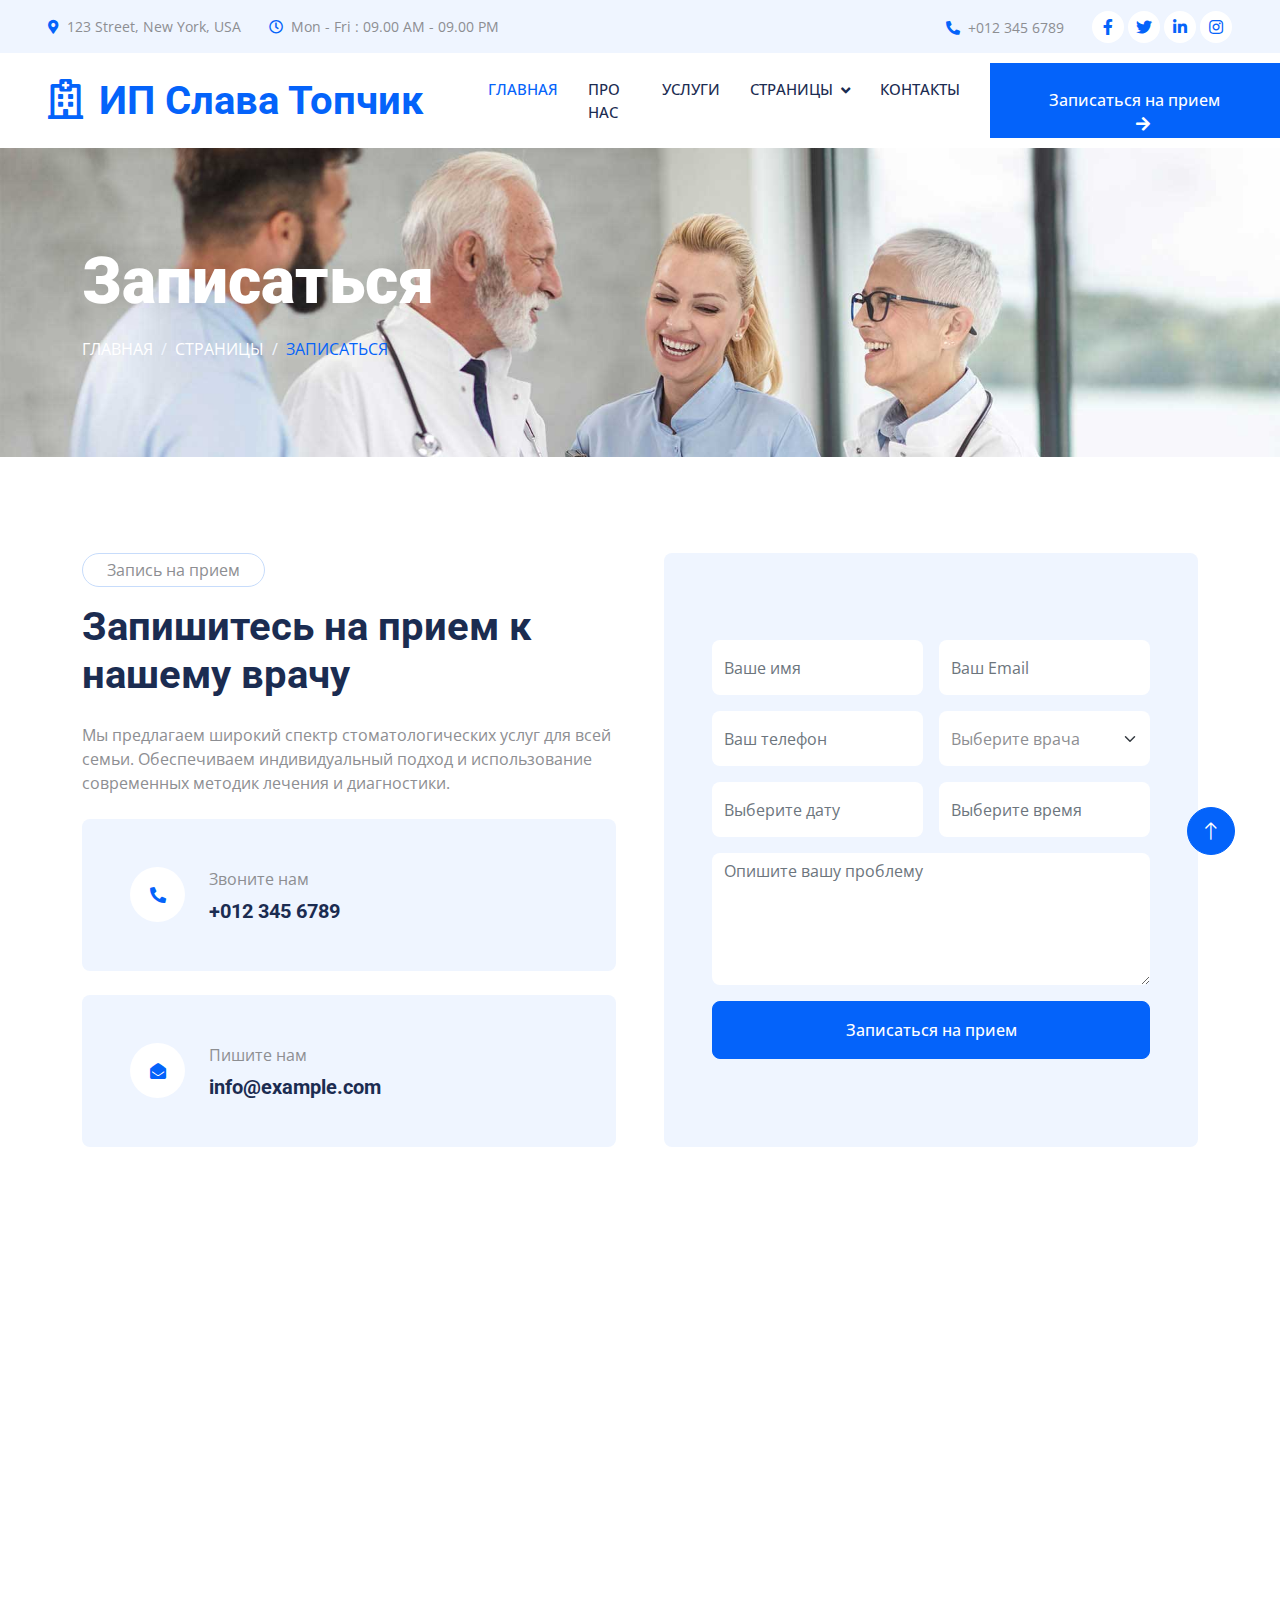
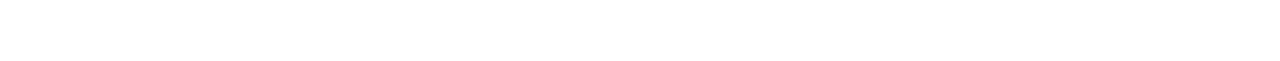
<file: appointment.html>
<!DOCTYPE html>
<html lang="en">

<head>
    <meta charset="utf-8">
    <title>Klinik - Clinic Website Template</title>
    <meta content="width=device-width, initial-scale=1.0" name="viewport">
    <meta content="" name="keywords">
    <meta content="" name="description">

    <!-- Favicon -->
    <link href="img/favicon.ico" rel="icon">

    <!-- Google Web Fonts -->
    <link rel="preconnect" href="https://fonts.googleapis.com">
    <link rel="preconnect" href="https://fonts.gstatic.com" crossorigin>
    <link href="https://fonts.googleapis.com/css2?family=Open+Sans:wght@400;500&family=Roboto:wght@500;700;900&display=swap" rel="stylesheet"> 

    <!-- Icon Font Stylesheet -->
    <link href="https://cdnjs.cloudflare.com/ajax/libs/font-awesome/5.10.0/css/all.min.css" rel="stylesheet">
    <link href="https://cdn.jsdelivr.net/npm/bootstrap-icons@1.4.1/font/bootstrap-icons.css" rel="stylesheet">

    <!-- Libraries Stylesheet -->
    <link href="lib/animate/animate.min.css" rel="stylesheet">
    <link href="lib/owlcarousel/assets/owl.carousel.min.css" rel="stylesheet">
    <link href="lib/tempusdominus/css/tempusdominus-bootstrap-4.min.css" rel="stylesheet" />

    <!-- Customized Bootstrap Stylesheet -->
    <link href="css/bootstrap.min.css" rel="stylesheet">

    <!-- Template Stylesheet -->
    <link href="css/style.css" rel="stylesheet">
</head>

<body>
    <!-- Spinner Start -->
    <div id="spinner" class="show bg-white position-fixed translate-middle w-100 vh-100 top-50 start-50 d-flex align-items-center justify-content-center">
        <div class="spinner-grow text-primary" style="width: 3rem; height: 3rem;" role="status">
            <span class="sr-only">Loading...</span>
        </div>
    </div>
    <!-- Spinner End -->


    <!-- Topbar Start -->
    <div class="container-fluid bg-light p-0 wow fadeIn" data-wow-delay="0.1s">
        <div class="row gx-0 d-none d-lg-flex">
            <div class="col-lg-7 px-5 text-start">
                <div class="h-100 d-inline-flex align-items-center py-3 me-4">
                    <small class="fa fa-map-marker-alt text-primary me-2"></small>
                    <small>123 Street, New York, USA</small>
                </div>
                <div class="h-100 d-inline-flex align-items-center py-3">
                    <small class="far fa-clock text-primary me-2"></small>
                    <small>Mon - Fri : 09.00 AM - 09.00 PM</small>
                </div>
            </div>
            <div class="col-lg-5 px-5 text-end">
                <div class="h-100 d-inline-flex align-items-center py-3 me-4">
                    <small class="fa fa-phone-alt text-primary me-2"></small>
                    <small>+012 345 6789</small>
                </div>
                <div class="h-100 d-inline-flex align-items-center">
                    <a class="btn btn-sm-square rounded-circle bg-white text-primary me-1" href=""><i class="fab fa-facebook-f"></i></a>
                    <a class="btn btn-sm-square rounded-circle bg-white text-primary me-1" href=""><i class="fab fa-twitter"></i></a>
                    <a class="btn btn-sm-square rounded-circle bg-white text-primary me-1" href=""><i class="fab fa-linkedin-in"></i></a>
                    <a class="btn btn-sm-square rounded-circle bg-white text-primary me-0" href=""><i class="fab fa-instagram"></i></a>
                </div>
            </div>
        </div>
    </div>
    <!-- Topbar End -->


    <!-- Navbar Start -->
    <nav class="navbar navbar-expand-lg bg-white navbar-light sticky-top p-0 wow fadeIn" data-wow-delay="0.1s">
        <a href="index.html" class="navbar-brand d-flex align-items-center px-4 px-lg-5">
            <h1 class="m-0 text-primary"><i class="far fa-hospital me-3"></i>ИП Слава Топчик</h1>
        </a>
        <button type="button" class="navbar-toggler me-4" data-bs-toggle="collapse" data-bs-target="#navbarCollapse">
            <span class="navbar-toggler-icon"></span>
        </button>
        <div class="collapse navbar-collapse" id="navbarCollapse">
            <div class="navbar-nav ms-auto p-4 p-lg-0">
                <a href="index.html" class="nav-item nav-link active">Главная</a>
                <a href="about.html" class="nav-item nav-link">Про нас</a>
                <a href="service.html" class="nav-item nav-link">Услуги</a>
                <div class="nav-item dropdown">
                    <a href="#" class="nav-link dropdown-toggle" data-bs-toggle="dropdown">Страницы</a>
                    <div class="dropdown-menu rounded-0 rounded-bottom m-0">
                        <a href="feature.html" class="dropdown-item">Преимущество</a>
                        <a href="team.html" class="dropdown-item">Доктор</a>
                        <a href="appointment.html" class="dropdown-item">Записаться на прием</a>
                        <a href="testimonial.html" class="dropdown-item">Отзывы</a>
                        <!-- <a href="404.html" class="dropdown-item">404 Page</a> -->
                    </div>
                </div>
                <a href="contact.html" class="nav-item nav-link">Контакты</a>
            </div>
            <a href="appointment.html" class="btn btn-primary rounded-0 py-4 px-lg-5 d-none d-lg-block">Записаться на прием<i class="fa fa-arrow-right ms-3"></i></a>
        </div>
    </nav>
    <!-- Navbar End -->


    <!-- Page Header Start -->
    <div class="container-fluid page-header py-5 mb-5 wow fadeIn" data-wow-delay="0.1s">
        <div class="container py-5">
            <h1 class="display-3 text-white mb-3 animated slideInDown">Записаться</h1>
            <nav aria-label="breadcrumb animated slideInDown">
                <ol class="breadcrumb text-uppercase mb-0">
                    <li class="breadcrumb-item"><a class="text-white" href="#">Главная</a></li>
                    <li class="breadcrumb-item"><a class="text-white" href="#">Страницы</a></li>
                    <li class="breadcrumb-item text-primary active" aria-current="page">Записаться</li>
                </ol>
            </nav>
        </div>
    </div>
    <!-- Page Header End -->


     <!-- Appointment Start -->
     <div class="container-xxl py-5">
        <div class="container">
            <div class="row g-5">
                <div class="col-lg-6 wow fadeInUp" data-wow-delay="0.1s">
                    <p class="d-inline-block border rounded-pill py-1 px-4">Запись на прием</p>
                    <h1 class="mb-4">Запишитесь на прием к нашему врачу</h1>
                    <p class="mb-4">Мы предлагаем широкий спектр стоматологических услуг для всей семьи. Обеспечиваем индивидуальный подход и использование современных методик лечения и диагностики.</p>
                    <div class="bg-light rounded d-flex align-items-center p-5 mb-4">
                        <div class="d-flex flex-shrink-0 align-items-center justify-content-center rounded-circle bg-white" style="width: 55px; height: 55px;">
                            <i class="fa fa-phone-alt text-primary"></i>
                        </div>
                        <div class="ms-4">
                            <p class="mb-2">Звоните нам</p>
                            <h5 class="mb-0">+012 345 6789</h5>
                        </div>
                    </div>
                    <div class="bg-light rounded d-flex align-items-center p-5">
                        <div class="d-flex flex-shrink-0 align-items-center justify-content-center rounded-circle bg-white" style="width: 55px; height: 55px;">
                            <i class="fa fa-envelope-open text-primary"></i>
                        </div>
                        <div class="ms-4">
                            <p class="mb-2">Пишите нам</p>
                            <h5 class="mb-0">info@example.com</h5>
                        </div>
                    </div>
                </div>
                <div class="col-lg-6 wow fadeInUp" data-wow-delay="0.5s">
                    <div class="bg-light rounded h-100 d-flex align-items-center p-5">
                        <form>
                            <div class="row g-3">
                                <div class="col-12 col-sm-6">
                                    <input type="text" class="form-control border-0" placeholder="Ваше имя" style="height: 55px;">
                                </div>
                                <div class="col-12 col-sm-6">
                                    <input type="email" class="form-control border-0" placeholder="Ваш Email" style="height: 55px;">
                                </div>
                                <div class="col-12 col-sm-6">
                                    <input type="text" class="form-control border-0" placeholder="Ваш телефон" style="height: 55px;">
                                </div>
                                <div class="col-12 col-sm-6">
                                    <select class="form-select border-0" style="height: 55px;">
                                        <option selected>Выберите врача</option>
                                        <option value="1">Врач 1</option>
                                        <option value="2">Врач 2</option>
                                        <option value="3">Врач 3</option>
                                    </select>
                                </div>
                                <div class="col-12 col-sm-6">
                                    <div class="date" id="date" data-target-input="nearest">
                                        <input type="text"
                                            class="form-control border-0 datetimepicker-input"
                                            placeholder="Выберите дату" data-target="#date" data-toggle="datetimepicker" style="height: 55px;">
                                    </div>
                                </div>
                                <div class="col-12 col-sm-6">
                                    <div class="time" id="time" data-target-input="nearest">
                                        <input type="text"
                                            class="form-control border-0 datetimepicker-input"
                                            placeholder="Выберите время" data-target="#time" data-toggle="datetimepicker" style="height: 55px;">
                                    </div>
                                </div>
                                <div class="col-12">
                                    <textarea class="form-control border-0" rows="5" placeholder="Опишите вашу проблему"></textarea>
                                </div>
                                <div class="col-12">
                                    <button class="btn btn-primary w-100 py-3" type="submit">Записаться на прием</button>
                                </div>
                            </div>
                        </form>
                    </div>
                </div>
            </div>
        </div>
    </div>
    <!-- Appointment End -->        

    <!-- Footer Start -->
    <div class="container-fluid bg-dark text-light footer mt-5 pt-5 wow fadeIn" data-wow-delay="0.1s">
        <div class="container py-5">
            <div class="row g-5">
                <div class="col-lg-3 col-md-6">
                    <h5 class="text-light mb-4">Address</h5>
                    <p class="mb-2"><i class="fa fa-map-marker-alt me-3"></i>123 Street, New York, USA</p>
                    <p class="mb-2"><i class="fa fa-phone-alt me-3"></i>+012 345 67890</p>
                    <p class="mb-2"><i class="fa fa-envelope me-3"></i>info@example.com</p>
                    <div class="d-flex pt-2">
                        <a class="btn btn-outline-light btn-social rounded-circle" href=""><i class="fab fa-twitter"></i></a>
                        <a class="btn btn-outline-light btn-social rounded-circle" href=""><i class="fab fa-facebook-f"></i></a>
                        <a class="btn btn-outline-light btn-social rounded-circle" href=""><i class="fab fa-youtube"></i></a>
                        <a class="btn btn-outline-light btn-social rounded-circle" href=""><i class="fab fa-linkedin-in"></i></a>
                    </div>
                </div>
                <div class="col-lg-3 col-md-6">
                    <h5 class="text-light mb-4">Services</h5>
                    <a class="btn btn-link" href="">Cardiology</a>
                    <a class="btn btn-link" href="">Pulmonary</a>
                    <a class="btn btn-link" href="">Neurology</a>
                    <a class="btn btn-link" href="">Orthopedics</a>
                    <a class="btn btn-link" href="">Laboratory</a>
                </div>
                <div class="col-lg-3 col-md-6">
                    <h5 class="text-light mb-4">Quick Links</h5>
                    <a class="btn btn-link" href="">About Us</a>
                    <a class="btn btn-link" href="">Contact Us</a>
                    <a class="btn btn-link" href="">Our Services</a>
                    <a class="btn btn-link" href="">Terms & Condition</a>
                    <a class="btn btn-link" href="">Support</a>
                </div>
                <div class="col-lg-3 col-md-6">
                    <h5 class="text-light mb-4">Newsletter</h5>
                    <p>Dolor amet sit justo amet elitr clita ipsum elitr est.</p>
                    <div class="position-relative mx-auto" style="max-width: 400px;">
                        <input class="form-control border-0 w-100 py-3 ps-4 pe-5" type="text" placeholder="Your email">
                        <button type="button" class="btn btn-primary py-2 position-absolute top-0 end-0 mt-2 me-2">SignUp</button>
                    </div>
                </div>
            </div>
        </div>
        <div class="container">
            <div class="copyright">
                <div class="row">
                    <div class="col-md-6 text-center text-md-start mb-3 mb-md-0">
                        &copy; <a class="border-bottom" href="#">Your Site Name</a>, All Right Reserved.
                    </div>
                    <div class="col-md-6 text-center text-md-end">
                        <!--/*** This template is free as long as you keep the footer author’s credit link/attribution link/backlink. If you'd like to use the template without the footer author’s credit link/attribution link/backlink, you can purchase the Credit Removal License from "https://htmlcodex.com/credit-removal". Thank you for your support. ***/-->
                        Designed By <a class="border-bottom" href="https://htmlcodex.com">HTML Codex</a>
                    </div>
                </div>
            </div>
        </div>
    </div>
    <!-- Footer End -->


    <!-- Back to Top -->
    <a href="#" class="btn btn-lg btn-primary btn-lg-square rounded-circle back-to-top"><i class="bi bi-arrow-up"></i></a>


    <!-- JavaScript Libraries -->
    <script src="https://code.jquery.com/jquery-3.4.1.min.js"></script>
    <script src="https://cdn.jsdelivr.net/npm/bootstrap@5.0.0/dist/js/bootstrap.bundle.min.js"></script>
    <script src="lib/wow/wow.min.js"></script>
    <script src="lib/easing/easing.min.js"></script>
    <script src="lib/waypoints/waypoints.min.js"></script>
    <script src="lib/counterup/counterup.min.js"></script>
    <script src="lib/owlcarousel/owl.carousel.min.js"></script>
    <script src="lib/tempusdominus/js/moment.min.js"></script>
    <script src="lib/tempusdominus/js/moment-timezone.min.js"></script>
    <script src="lib/tempusdominus/js/tempusdominus-bootstrap-4.min.js"></script>

    <!-- Template Javascript -->
    <script src="js/main.js"></script>
</body>

</html>
</file>
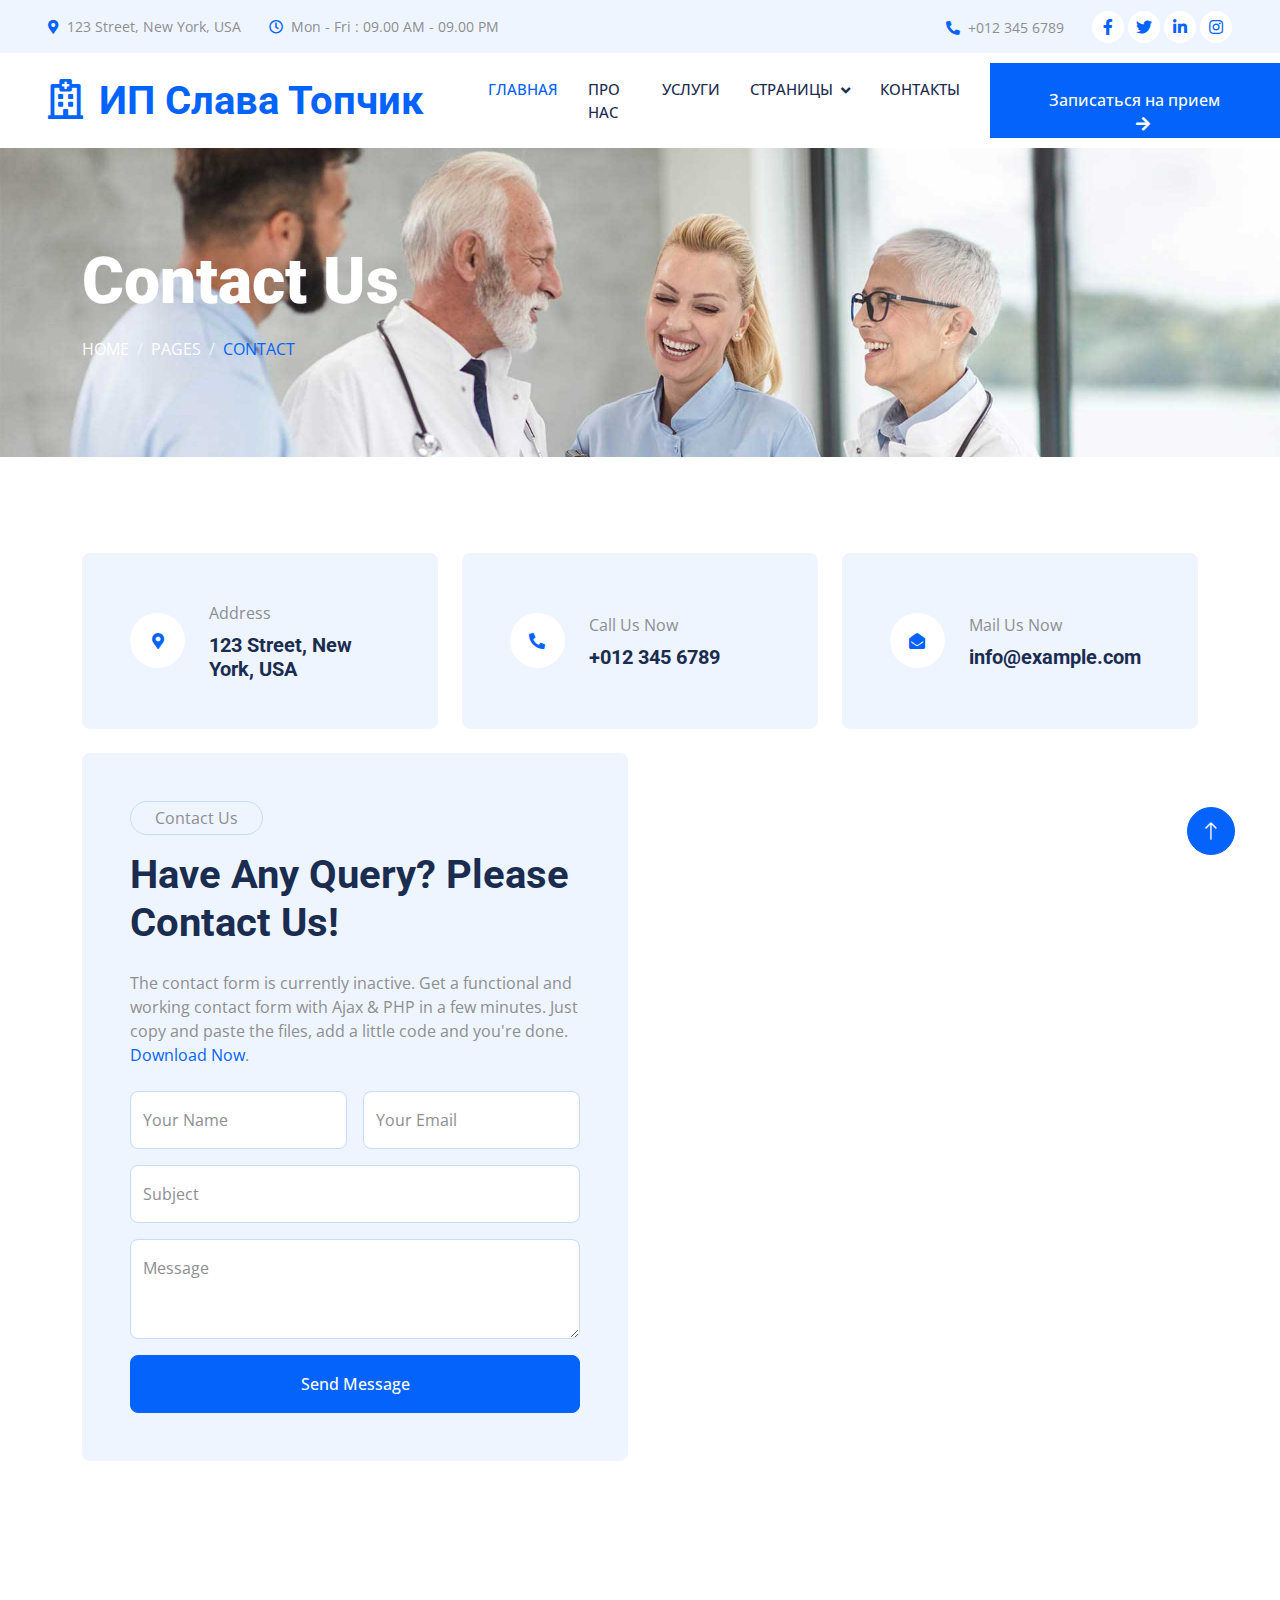
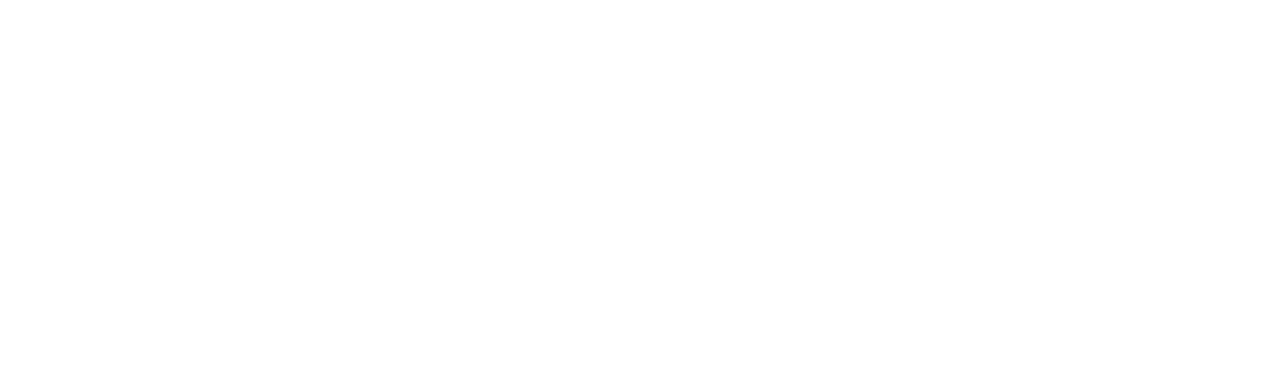
<file: contact.html>
<!DOCTYPE html>
<html lang="en">

<head>
    <meta charset="utf-8">
    <title>Klinik - Clinic Website Template</title>
    <meta content="width=device-width, initial-scale=1.0" name="viewport">
    <meta content="" name="keywords">
    <meta content="" name="description">

    <!-- Favicon -->
    <link href="img/favicon.ico" rel="icon">

    <!-- Google Web Fonts -->
    <link rel="preconnect" href="https://fonts.googleapis.com">
    <link rel="preconnect" href="https://fonts.gstatic.com" crossorigin>
    <link href="https://fonts.googleapis.com/css2?family=Open+Sans:wght@400;500&family=Roboto:wght@500;700;900&display=swap" rel="stylesheet"> 

    <!-- Icon Font Stylesheet -->
    <link href="https://cdnjs.cloudflare.com/ajax/libs/font-awesome/5.10.0/css/all.min.css" rel="stylesheet">
    <link href="https://cdn.jsdelivr.net/npm/bootstrap-icons@1.4.1/font/bootstrap-icons.css" rel="stylesheet">

    <!-- Libraries Stylesheet -->
    <link href="lib/animate/animate.min.css" rel="stylesheet">
    <link href="lib/owlcarousel/assets/owl.carousel.min.css" rel="stylesheet">
    <link href="lib/tempusdominus/css/tempusdominus-bootstrap-4.min.css" rel="stylesheet" />

    <!-- Customized Bootstrap Stylesheet -->
    <link href="css/bootstrap.min.css" rel="stylesheet">

    <!-- Template Stylesheet -->
    <link href="css/style.css" rel="stylesheet">
</head>

<body>
    <!-- Spinner Start -->
    <div id="spinner" class="show bg-white position-fixed translate-middle w-100 vh-100 top-50 start-50 d-flex align-items-center justify-content-center">
        <div class="spinner-grow text-primary" style="width: 3rem; height: 3rem;" role="status">
            <span class="sr-only">Loading...</span>
        </div>
    </div>
    <!-- Spinner End -->


    <!-- Topbar Start -->
    <div class="container-fluid bg-light p-0 wow fadeIn" data-wow-delay="0.1s">
        <div class="row gx-0 d-none d-lg-flex">
            <div class="col-lg-7 px-5 text-start">
                <div class="h-100 d-inline-flex align-items-center py-3 me-4">
                    <small class="fa fa-map-marker-alt text-primary me-2"></small>
                    <small>123 Street, New York, USA</small>
                </div>
                <div class="h-100 d-inline-flex align-items-center py-3">
                    <small class="far fa-clock text-primary me-2"></small>
                    <small>Mon - Fri : 09.00 AM - 09.00 PM</small>
                </div>
            </div>
            <div class="col-lg-5 px-5 text-end">
                <div class="h-100 d-inline-flex align-items-center py-3 me-4">
                    <small class="fa fa-phone-alt text-primary me-2"></small>
                    <small>+012 345 6789</small>
                </div>
                <div class="h-100 d-inline-flex align-items-center">
                    <a class="btn btn-sm-square rounded-circle bg-white text-primary me-1" href=""><i class="fab fa-facebook-f"></i></a>
                    <a class="btn btn-sm-square rounded-circle bg-white text-primary me-1" href=""><i class="fab fa-twitter"></i></a>
                    <a class="btn btn-sm-square rounded-circle bg-white text-primary me-1" href=""><i class="fab fa-linkedin-in"></i></a>
                    <a class="btn btn-sm-square rounded-circle bg-white text-primary me-0" href=""><i class="fab fa-instagram"></i></a>
                </div>
            </div>
        </div>
    </div>
    <!-- Topbar End -->


    <!-- Navbar Start -->
    <nav class="navbar navbar-expand-lg bg-white navbar-light sticky-top p-0 wow fadeIn" data-wow-delay="0.1s">
        <a href="index.html" class="navbar-brand d-flex align-items-center px-4 px-lg-5">
            <h1 class="m-0 text-primary"><i class="far fa-hospital me-3"></i>ИП Слава Топчик</h1>
        </a>
        <button type="button" class="navbar-toggler me-4" data-bs-toggle="collapse" data-bs-target="#navbarCollapse">
            <span class="navbar-toggler-icon"></span>
        </button>
        <div class="collapse navbar-collapse" id="navbarCollapse">
            <div class="navbar-nav ms-auto p-4 p-lg-0">
                <a href="index.html" class="nav-item nav-link active">Главная</a>
                <a href="about.html" class="nav-item nav-link">Про нас</a>
                <a href="service.html" class="nav-item nav-link">Услуги</a>
                <div class="nav-item dropdown">
                    <a href="#" class="nav-link dropdown-toggle" data-bs-toggle="dropdown">Страницы</a>
                    <div class="dropdown-menu rounded-0 rounded-bottom m-0">
                        <a href="feature.html" class="dropdown-item">Преимущество</a>
                        <a href="team.html" class="dropdown-item">Доктор</a>
                        <a href="appointment.html" class="dropdown-item">Записаться на прием</a>
                        <a href="testimonial.html" class="dropdown-item">Отзывы</a>
                        <!-- <a href="404.html" class="dropdown-item">404 Page</a> -->
                    </div>
                </div>
                <a href="contact.html" class="nav-item nav-link">Контакты</a>
            </div>
            <a href="appointment.html" class="btn btn-primary rounded-0 py-4 px-lg-5 d-none d-lg-block">Записаться на прием<i class="fa fa-arrow-right ms-3"></i></a>
        </div>
    </nav>
    <!-- Navbar End -->


    <!-- Page Header Start -->
    <div class="container-fluid page-header py-5 mb-5 wow fadeIn" data-wow-delay="0.1s">
        <div class="container py-5">
            <h1 class="display-3 text-white mb-3 animated slideInDown">Contact Us</h1>
            <nav aria-label="breadcrumb animated slideInDown">
                <ol class="breadcrumb text-uppercase mb-0">
                    <li class="breadcrumb-item"><a class="text-white" href="#">Home</a></li>
                    <li class="breadcrumb-item"><a class="text-white" href="#">Pages</a></li>
                    <li class="breadcrumb-item text-primary active" aria-current="page">Contact</li>
                </ol>
            </nav>
        </div>
    </div>
    <!-- Page Header End -->


    <!-- Contact Start -->
    <div class="container-xxl py-5">
        <div class="container">
            <div class="row g-4">
                <div class="col-lg-4">
                    <div class="h-100 bg-light rounded d-flex align-items-center p-5">
                        <div class="d-flex flex-shrink-0 align-items-center justify-content-center rounded-circle bg-white" style="width: 55px; height: 55px;">
                            <i class="fa fa-map-marker-alt text-primary"></i>
                        </div>
                        <div class="ms-4">
                            <p class="mb-2">Address</p>
                            <h5 class="mb-0">123 Street, New York, USA</h5>
                        </div>
                    </div>
                </div>
                <div class="col-lg-4">
                    <div class="h-100 bg-light rounded d-flex align-items-center p-5">
                        <div class="d-flex flex-shrink-0 align-items-center justify-content-center rounded-circle bg-white" style="width: 55px; height: 55px;">
                            <i class="fa fa-phone-alt text-primary"></i>
                        </div>
                        <div class="ms-4">
                            <p class="mb-2">Call Us Now</p>
                            <h5 class="mb-0">+012 345 6789</h5>
                        </div>
                    </div>
                </div>
                <div class="col-lg-4">
                    <div class="h-100 bg-light rounded d-flex align-items-center p-5">
                        <div class="d-flex flex-shrink-0 align-items-center justify-content-center rounded-circle bg-white" style="width: 55px; height: 55px;">
                            <i class="fa fa-envelope-open text-primary"></i>
                        </div>
                        <div class="ms-4">
                            <p class="mb-2">Mail Us Now</p>
                            <h5 class="mb-0">info@example.com</h5>
                        </div>
                    </div>
                </div>
                <div class="col-lg-6 wow fadeIn" data-wow-delay="0.1s">
                    <div class="bg-light rounded p-5">
                        <p class="d-inline-block border rounded-pill py-1 px-4">Contact Us</p>
                        <h1 class="mb-4">Have Any Query? Please Contact Us!</h1>
                        <p class="mb-4">The contact form is currently inactive. Get a functional and working contact form with Ajax & PHP in a few minutes. Just copy and paste the files, add a little code and you're done. <a href="https://htmlcodex.com/contact-form">Download Now</a>.</p>
                        <form>
                            <div class="row g-3">
                                <div class="col-md-6">
                                    <div class="form-floating">
                                        <input type="text" class="form-control" id="name" placeholder="Your Name">
                                        <label for="name">Your Name</label>
                                    </div>
                                </div>
                                <div class="col-md-6">
                                    <div class="form-floating">
                                        <input type="email" class="form-control" id="email" placeholder="Your Email">
                                        <label for="email">Your Email</label>
                                    </div>
                                </div>
                                <div class="col-12">
                                    <div class="form-floating">
                                        <input type="text" class="form-control" id="subject" placeholder="Subject">
                                        <label for="subject">Subject</label>
                                    </div>
                                </div>
                                <div class="col-12">
                                    <div class="form-floating">
                                        <textarea class="form-control" placeholder="Leave a message here" id="message" style="height: 100px"></textarea>
                                        <label for="message">Message</label>
                                    </div>
                                </div>
                                <div class="col-12">
                                    <button class="btn btn-primary w-100 py-3" type="submit">Send Message</button>
                                </div>
                            </div>
                        </form>
                    </div>
                </div>
                <div class="col-lg-6 wow fadeIn" data-wow-delay="0.5s">
                    <div class="h-100" style="min-height: 400px;">
                        <iframe class="rounded w-100 h-100"
                        src="https://www.google.com/maps/embed?pb=!1m18!1m12!1m3!1d3001156.4288297426!2d-78.01371936852176!3d42.72876761954724!2m3!1f0!2f0!3f0!3m2!1i1024!2i768!4f13.1!3m3!1m2!1s0x4ccc4bf0f123a5a9%3A0xddcfc6c1de189567!2sNew%20York%2C%20USA!5e0!3m2!1sen!2sbd!4v1603794290143!5m2!1sen!2sbd"
                        frameborder="0" allowfullscreen="" aria-hidden="false"
                        tabindex="0"></iframe>
                    </div>
                </div>
            </div>
        </div>
    </div>
    <!-- Contact End -->


    <!-- Footer Start -->
    <div class="container-fluid bg-dark text-light footer mt-5 pt-5 wow fadeIn" data-wow-delay="0.1s">
        <div class="container py-5">
            <div class="row g-5">
                <div class="col-lg-3 col-md-6">
                    <h5 class="text-light mb-4">Address</h5>
                    <p class="mb-2"><i class="fa fa-map-marker-alt me-3"></i>123 Street, New York, USA</p>
                    <p class="mb-2"><i class="fa fa-phone-alt me-3"></i>+012 345 67890</p>
                    <p class="mb-2"><i class="fa fa-envelope me-3"></i>info@example.com</p>
                    <div class="d-flex pt-2">
                        <a class="btn btn-outline-light btn-social rounded-circle" href=""><i class="fab fa-twitter"></i></a>
                        <a class="btn btn-outline-light btn-social rounded-circle" href=""><i class="fab fa-facebook-f"></i></a>
                        <a class="btn btn-outline-light btn-social rounded-circle" href=""><i class="fab fa-youtube"></i></a>
                        <a class="btn btn-outline-light btn-social rounded-circle" href=""><i class="fab fa-linkedin-in"></i></a>
                    </div>
                </div>
                <div class="col-lg-3 col-md-6">
                    <h5 class="text-light mb-4">Services</h5>
                    <a class="btn btn-link" href="">Cardiology</a>
                    <a class="btn btn-link" href="">Pulmonary</a>
                    <a class="btn btn-link" href="">Neurology</a>
                    <a class="btn btn-link" href="">Orthopedics</a>
                    <a class="btn btn-link" href="">Laboratory</a>
                </div>
                <div class="col-lg-3 col-md-6">
                    <h5 class="text-light mb-4">Quick Links</h5>
                    <a class="btn btn-link" href="">About Us</a>
                    <a class="btn btn-link" href="">Contact Us</a>
                    <a class="btn btn-link" href="">Our Services</a>
                    <a class="btn btn-link" href="">Terms & Condition</a>
                    <a class="btn btn-link" href="">Support</a>
                </div>
                <div class="col-lg-3 col-md-6">
                    <h5 class="text-light mb-4">Newsletter</h5>
                    <p>Dolor amet sit justo amet elitr clita ipsum elitr est.</p>
                    <div class="position-relative mx-auto" style="max-width: 400px;">
                        <input class="form-control border-0 w-100 py-3 ps-4 pe-5" type="text" placeholder="Your email">
                        <button type="button" class="btn btn-primary py-2 position-absolute top-0 end-0 mt-2 me-2">SignUp</button>
                    </div>
                </div>
            </div>
        </div>
        <div class="container">
            <div class="copyright">
                <div class="row">
                    <div class="col-md-6 text-center text-md-start mb-3 mb-md-0">
                        &copy; <a class="border-bottom" href="#">Your Site Name</a>, All Right Reserved.
                    </div>
                    <div class="col-md-6 text-center text-md-end">
                        <!--/*** This template is free as long as you keep the footer author’s credit link/attribution link/backlink. If you'd like to use the template without the footer author’s credit link/attribution link/backlink, you can purchase the Credit Removal License from "https://htmlcodex.com/credit-removal". Thank you for your support. ***/-->
                        Designed By <a class="border-bottom" href="https://htmlcodex.com">HTML Codex</a>
                    </div>
                </div>
            </div>
        </div>
    </div>
    <!-- Footer End -->


    <!-- Back to Top -->
    <a href="#" class="btn btn-lg btn-primary btn-lg-square rounded-circle back-to-top"><i class="bi bi-arrow-up"></i></a>


    <!-- JavaScript Libraries -->
    <script src="https://code.jquery.com/jquery-3.4.1.min.js"></script>
    <script src="https://cdn.jsdelivr.net/npm/bootstrap@5.0.0/dist/js/bootstrap.bundle.min.js"></script>
    <script src="lib/wow/wow.min.js"></script>
    <script src="lib/easing/easing.min.js"></script>
    <script src="lib/waypoints/waypoints.min.js"></script>
    <script src="lib/counterup/counterup.min.js"></script>
    <script src="lib/owlcarousel/owl.carousel.min.js"></script>
    <script src="lib/tempusdominus/js/moment.min.js"></script>
    <script src="lib/tempusdominus/js/moment-timezone.min.js"></script>
    <script src="lib/tempusdominus/js/tempusdominus-bootstrap-4.min.js"></script>

    <!-- Template Javascript -->
    <script src="js/main.js"></script>
</body>

</html>
</file>
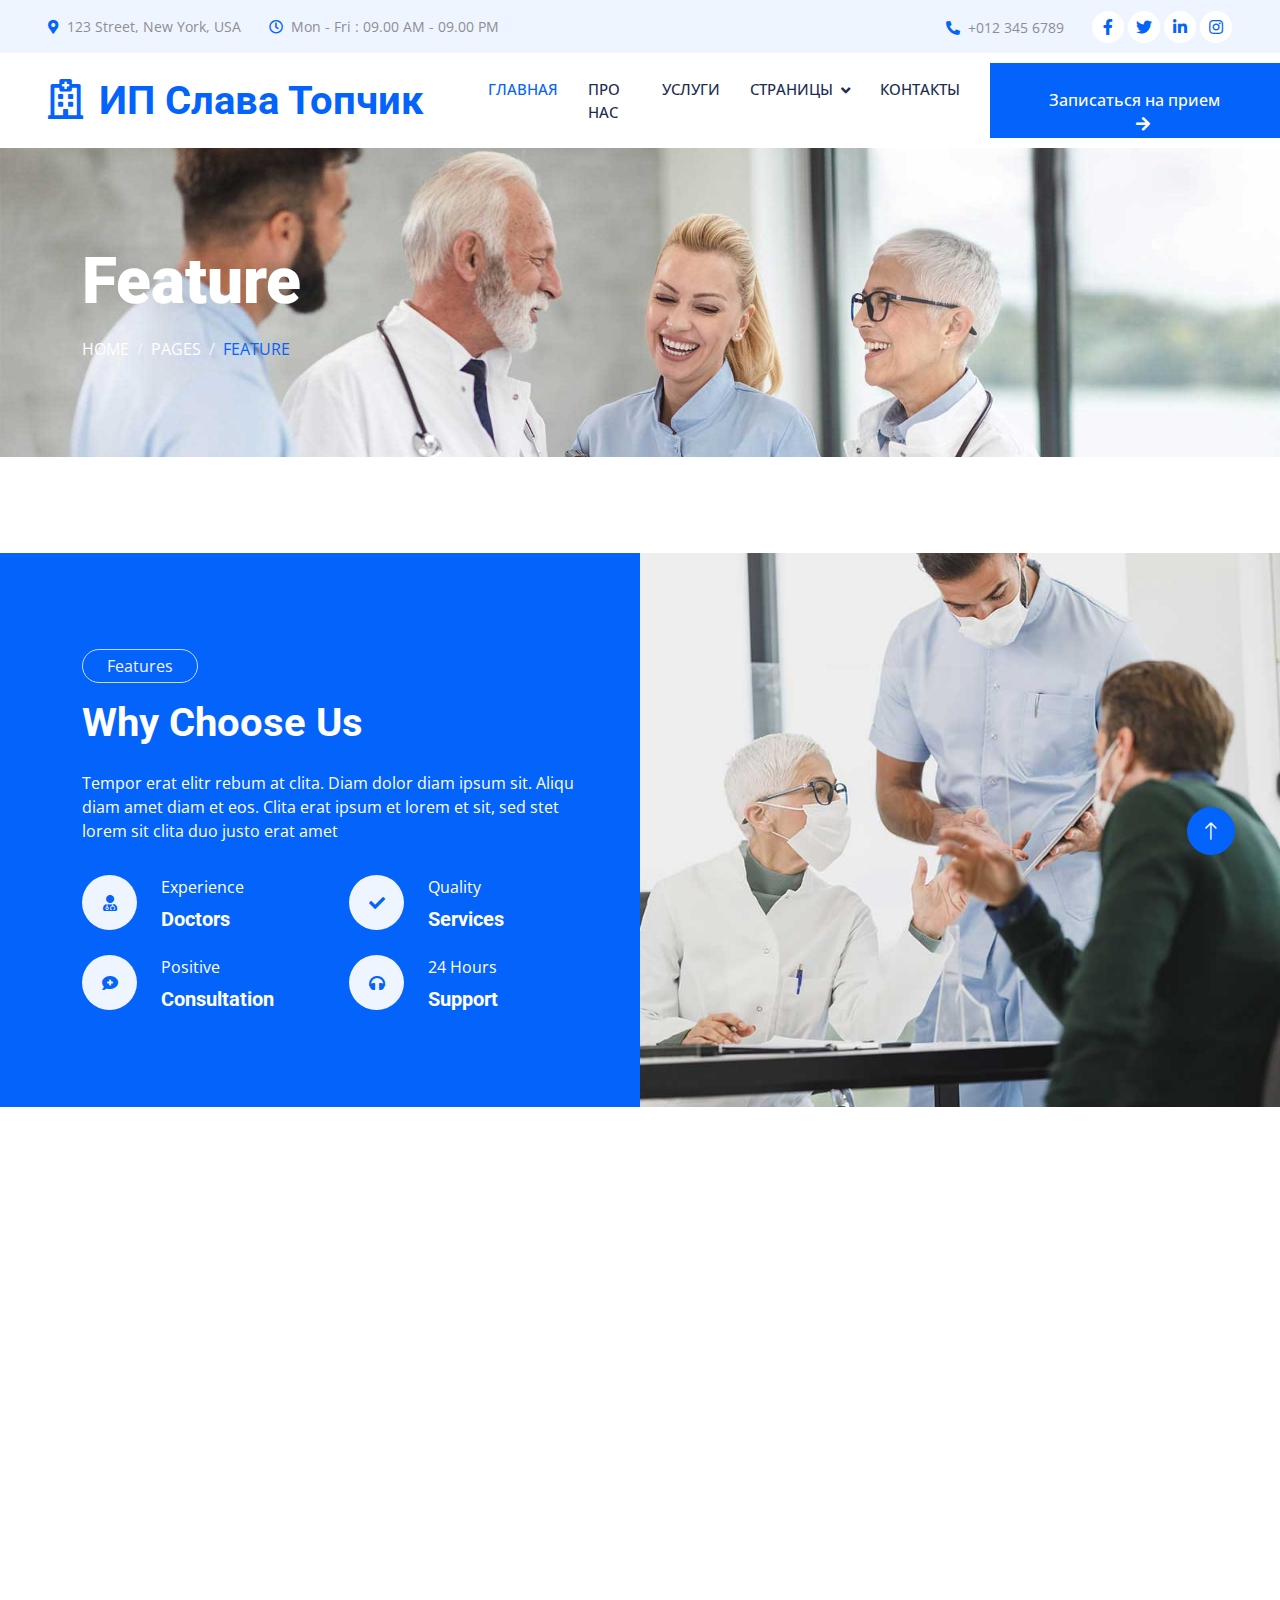
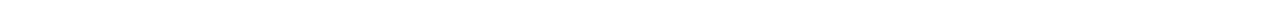
<file: feature.html>
<!DOCTYPE html>
<html lang="en">

<head>
    <meta charset="utf-8">
    <title>Klinik - Clinic Website Template</title>
    <meta content="width=device-width, initial-scale=1.0" name="viewport">
    <meta content="" name="keywords">
    <meta content="" name="description">

    <!-- Favicon -->
    <link href="img/favicon.ico" rel="icon">

    <!-- Google Web Fonts -->
    <link rel="preconnect" href="https://fonts.googleapis.com">
    <link rel="preconnect" href="https://fonts.gstatic.com" crossorigin>
    <link href="https://fonts.googleapis.com/css2?family=Open+Sans:wght@400;500&family=Roboto:wght@500;700;900&display=swap" rel="stylesheet"> 

    <!-- Icon Font Stylesheet -->
    <link href="https://cdnjs.cloudflare.com/ajax/libs/font-awesome/5.10.0/css/all.min.css" rel="stylesheet">
    <link href="https://cdn.jsdelivr.net/npm/bootstrap-icons@1.4.1/font/bootstrap-icons.css" rel="stylesheet">

    <!-- Libraries Stylesheet -->
    <link href="lib/animate/animate.min.css" rel="stylesheet">
    <link href="lib/owlcarousel/assets/owl.carousel.min.css" rel="stylesheet">
    <link href="lib/tempusdominus/css/tempusdominus-bootstrap-4.min.css" rel="stylesheet" />

    <!-- Customized Bootstrap Stylesheet -->
    <link href="css/bootstrap.min.css" rel="stylesheet">

    <!-- Template Stylesheet -->
    <link href="css/style.css" rel="stylesheet">
</head>

<body>
    <!-- Spinner Start -->
    <div id="spinner" class="show bg-white position-fixed translate-middle w-100 vh-100 top-50 start-50 d-flex align-items-center justify-content-center">
        <div class="spinner-grow text-primary" style="width: 3rem; height: 3rem;" role="status">
            <span class="sr-only">Loading...</span>
        </div>
    </div>
    <!-- Spinner End -->


    <!-- Topbar Start -->
    <div class="container-fluid bg-light p-0 wow fadeIn" data-wow-delay="0.1s">
        <div class="row gx-0 d-none d-lg-flex">
            <div class="col-lg-7 px-5 text-start">
                <div class="h-100 d-inline-flex align-items-center py-3 me-4">
                    <small class="fa fa-map-marker-alt text-primary me-2"></small>
                    <small>123 Street, New York, USA</small>
                </div>
                <div class="h-100 d-inline-flex align-items-center py-3">
                    <small class="far fa-clock text-primary me-2"></small>
                    <small>Mon - Fri : 09.00 AM - 09.00 PM</small>
                </div>
            </div>
            <div class="col-lg-5 px-5 text-end">
                <div class="h-100 d-inline-flex align-items-center py-3 me-4">
                    <small class="fa fa-phone-alt text-primary me-2"></small>
                    <small>+012 345 6789</small>
                </div>
                <div class="h-100 d-inline-flex align-items-center">
                    <a class="btn btn-sm-square rounded-circle bg-white text-primary me-1" href=""><i class="fab fa-facebook-f"></i></a>
                    <a class="btn btn-sm-square rounded-circle bg-white text-primary me-1" href=""><i class="fab fa-twitter"></i></a>
                    <a class="btn btn-sm-square rounded-circle bg-white text-primary me-1" href=""><i class="fab fa-linkedin-in"></i></a>
                    <a class="btn btn-sm-square rounded-circle bg-white text-primary me-0" href=""><i class="fab fa-instagram"></i></a>
                </div>
            </div>
        </div>
    </div>
    <!-- Topbar End -->


    <!-- Navbar Start -->
    <nav class="navbar navbar-expand-lg bg-white navbar-light sticky-top p-0 wow fadeIn" data-wow-delay="0.1s">
        <a href="index.html" class="navbar-brand d-flex align-items-center px-4 px-lg-5">
            <h1 class="m-0 text-primary"><i class="far fa-hospital me-3"></i>ИП Слава Топчик</h1>
        </a>
        <button type="button" class="navbar-toggler me-4" data-bs-toggle="collapse" data-bs-target="#navbarCollapse">
            <span class="navbar-toggler-icon"></span>
        </button>
        <div class="collapse navbar-collapse" id="navbarCollapse">
            <div class="navbar-nav ms-auto p-4 p-lg-0">
                <a href="index.html" class="nav-item nav-link active">Главная</a>
                <a href="about.html" class="nav-item nav-link">Про нас</a>
                <a href="service.html" class="nav-item nav-link">Услуги</a>
                <div class="nav-item dropdown">
                    <a href="#" class="nav-link dropdown-toggle" data-bs-toggle="dropdown">Страницы</a>
                    <div class="dropdown-menu rounded-0 rounded-bottom m-0">
                        <a href="feature.html" class="dropdown-item">Преимущество</a>
                        <a href="team.html" class="dropdown-item">Доктор</a>
                        <a href="appointment.html" class="dropdown-item">Записаться на прием</a>
                        <a href="testimonial.html" class="dropdown-item">Отзывы</a>
                        <!-- <a href="404.html" class="dropdown-item">404 Page</a> -->
                    </div>
                </div>
                <a href="contact.html" class="nav-item nav-link">Контакты</a>
            </div>
            <a href="appointment.html" class="btn btn-primary rounded-0 py-4 px-lg-5 d-none d-lg-block">Записаться на прием<i class="fa fa-arrow-right ms-3"></i></a>
        </div>
    </nav>
    <!-- Navbar End -->


    <!-- Page Header Start -->
    <div class="container-fluid page-header py-5 mb-5 wow fadeIn" data-wow-delay="0.1s">
        <div class="container py-5">
            <h1 class="display-3 text-white mb-3 animated slideInDown">Feature</h1>
            <nav aria-label="breadcrumb animated slideInDown">
                <ol class="breadcrumb text-uppercase mb-0">
                    <li class="breadcrumb-item"><a class="text-white" href="#">Home</a></li>
                    <li class="breadcrumb-item"><a class="text-white" href="#">Pages</a></li>
                    <li class="breadcrumb-item text-primary active" aria-current="page">Feature</li>
                </ol>
            </nav>
        </div>
    </div>
    <!-- Page Header End -->


    <!-- Feature Start -->
    <div class="container-fluid bg-primary overflow-hidden px-lg-0" style="margin: 6rem 0;">
        <div class="container feature px-lg-0">
            <div class="row g-0 mx-lg-0">
                <div class="col-lg-6 feature-text py-5 wow fadeIn" data-wow-delay="0.1s">
                    <div class="p-lg-5 ps-lg-0">
                        <p class="d-inline-block border rounded-pill text-light py-1 px-4">Features</p>
                        <h1 class="text-white mb-4">Why Choose Us</h1>
                        <p class="text-white mb-4 pb-2">Tempor erat elitr rebum at clita. Diam dolor diam ipsum sit. Aliqu diam amet diam et eos. Clita erat ipsum et lorem et sit, sed stet lorem sit clita duo justo erat amet</p>
                        <div class="row g-4">
                            <div class="col-6">
                                <div class="d-flex align-items-center">
                                    <div class="d-flex flex-shrink-0 align-items-center justify-content-center rounded-circle bg-light" style="width: 55px; height: 55px;">
                                        <i class="fa fa-user-md text-primary"></i>
                                    </div>
                                    <div class="ms-4">
                                        <p class="text-white mb-2">Experience</p>
                                        <h5 class="text-white mb-0">Doctors</h5>
                                    </div>
                                </div>
                            </div>
                            <div class="col-6">
                                <div class="d-flex align-items-center">
                                    <div class="d-flex flex-shrink-0 align-items-center justify-content-center rounded-circle bg-light" style="width: 55px; height: 55px;">
                                        <i class="fa fa-check text-primary"></i>
                                    </div>
                                    <div class="ms-4">
                                        <p class="text-white mb-2">Quality</p>
                                        <h5 class="text-white mb-0">Services</h5>
                                    </div>
                                </div>
                            </div>
                            <div class="col-6">
                                <div class="d-flex align-items-center">
                                    <div class="d-flex flex-shrink-0 align-items-center justify-content-center rounded-circle bg-light" style="width: 55px; height: 55px;">
                                        <i class="fa fa-comment-medical text-primary"></i>
                                    </div>
                                    <div class="ms-4">
                                        <p class="text-white mb-2">Positive</p>
                                        <h5 class="text-white mb-0">Consultation</h5>
                                    </div>
                                </div>
                            </div>
                            <div class="col-6">
                                <div class="d-flex align-items-center">
                                    <div class="d-flex flex-shrink-0 align-items-center justify-content-center rounded-circle bg-light" style="width: 55px; height: 55px;">
                                        <i class="fa fa-headphones text-primary"></i>
                                    </div>
                                    <div class="ms-4">
                                        <p class="text-white mb-2">24 Hours</p>
                                        <h5 class="text-white mb-0">Support</h5>
                                    </div>
                                </div>
                            </div>
                        </div>
                    </div>
                </div>
                <div class="col-lg-6 pe-lg-0 wow fadeIn" data-wow-delay="0.5s" style="min-height: 400px;">
                    <div class="position-relative h-100">
                        <img class="position-absolute img-fluid w-100 h-100" src="img/feature.jpg" style="object-fit: cover;" alt="">
                    </div>
                </div>
            </div>
        </div>
    </div>
    <!-- Feature End -->
        

    <!-- Footer Start -->
    <div class="container-fluid bg-dark text-light footer mt-5 pt-5 wow fadeIn" data-wow-delay="0.1s">
        <div class="container py-5">
            <div class="row g-5">
                <div class="col-lg-3 col-md-6">
                    <h5 class="text-light mb-4">Address</h5>
                    <p class="mb-2"><i class="fa fa-map-marker-alt me-3"></i>123 Street, New York, USA</p>
                    <p class="mb-2"><i class="fa fa-phone-alt me-3"></i>+012 345 67890</p>
                    <p class="mb-2"><i class="fa fa-envelope me-3"></i>info@example.com</p>
                    <div class="d-flex pt-2">
                        <a class="btn btn-outline-light btn-social rounded-circle" href=""><i class="fab fa-twitter"></i></a>
                        <a class="btn btn-outline-light btn-social rounded-circle" href=""><i class="fab fa-facebook-f"></i></a>
                        <a class="btn btn-outline-light btn-social rounded-circle" href=""><i class="fab fa-youtube"></i></a>
                        <a class="btn btn-outline-light btn-social rounded-circle" href=""><i class="fab fa-linkedin-in"></i></a>
                    </div>
                </div>
                <div class="col-lg-3 col-md-6">
                    <h5 class="text-light mb-4">Services</h5>
                    <a class="btn btn-link" href="">Cardiology</a>
                    <a class="btn btn-link" href="">Pulmonary</a>
                    <a class="btn btn-link" href="">Neurology</a>
                    <a class="btn btn-link" href="">Orthopedics</a>
                    <a class="btn btn-link" href="">Laboratory</a>
                </div>
                <div class="col-lg-3 col-md-6">
                    <h5 class="text-light mb-4">Quick Links</h5>
                    <a class="btn btn-link" href="">About Us</a>
                    <a class="btn btn-link" href="">Contact Us</a>
                    <a class="btn btn-link" href="">Our Services</a>
                    <a class="btn btn-link" href="">Terms & Condition</a>
                    <a class="btn btn-link" href="">Support</a>
                </div>
                <div class="col-lg-3 col-md-6">
                    <h5 class="text-light mb-4">Newsletter</h5>
                    <p>Dolor amet sit justo amet elitr clita ipsum elitr est.</p>
                    <div class="position-relative mx-auto" style="max-width: 400px;">
                        <input class="form-control border-0 w-100 py-3 ps-4 pe-5" type="text" placeholder="Your email">
                        <button type="button" class="btn btn-primary py-2 position-absolute top-0 end-0 mt-2 me-2">SignUp</button>
                    </div>
                </div>
            </div>
        </div>
        <div class="container">
            <div class="copyright">
                <div class="row">
                    <div class="col-md-6 text-center text-md-start mb-3 mb-md-0">
                        &copy; <a class="border-bottom" href="#">Your Site Name</a>, All Right Reserved.
                    </div>
                    <div class="col-md-6 text-center text-md-end">
                        <!--/*** This template is free as long as you keep the footer author’s credit link/attribution link/backlink. If you'd like to use the template without the footer author’s credit link/attribution link/backlink, you can purchase the Credit Removal License from "https://htmlcodex.com/credit-removal". Thank you for your support. ***/-->
                        Designed By <a class="border-bottom" href="https://htmlcodex.com">HTML Codex</a>
                    </div>
                </div>
            </div>
        </div>
    </div>
    <!-- Footer End -->


    <!-- Back to Top -->
    <a href="#" class="btn btn-lg btn-primary btn-lg-square rounded-circle back-to-top"><i class="bi bi-arrow-up"></i></a>


    <!-- JavaScript Libraries -->
    <script src="https://code.jquery.com/jquery-3.4.1.min.js"></script>
    <script src="https://cdn.jsdelivr.net/npm/bootstrap@5.0.0/dist/js/bootstrap.bundle.min.js"></script>
    <script src="lib/wow/wow.min.js"></script>
    <script src="lib/easing/easing.min.js"></script>
    <script src="lib/waypoints/waypoints.min.js"></script>
    <script src="lib/counterup/counterup.min.js"></script>
    <script src="lib/owlcarousel/owl.carousel.min.js"></script>
    <script src="lib/tempusdominus/js/moment.min.js"></script>
    <script src="lib/tempusdominus/js/moment-timezone.min.js"></script>
    <script src="lib/tempusdominus/js/tempusdominus-bootstrap-4.min.js"></script>

    <!-- Template Javascript -->
    <script src="js/main.js"></script>
</body>

</html>
</file>
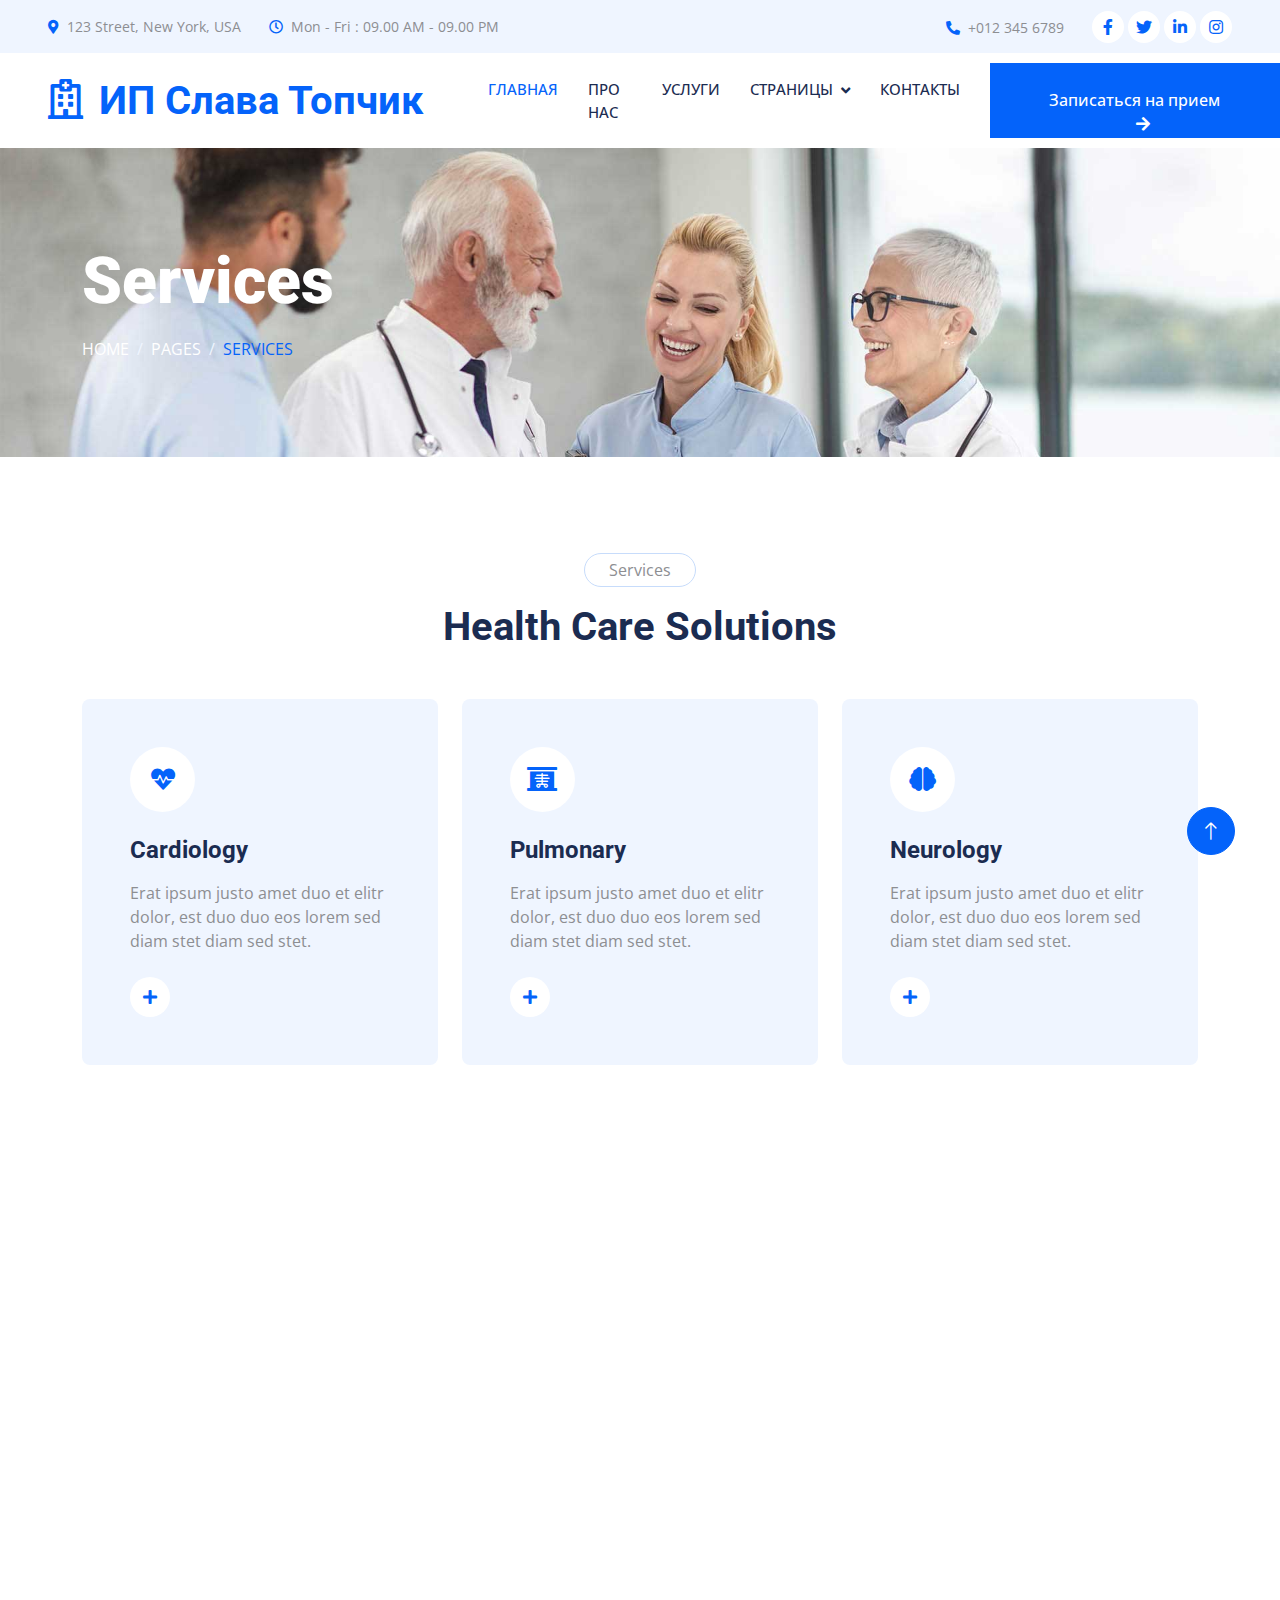
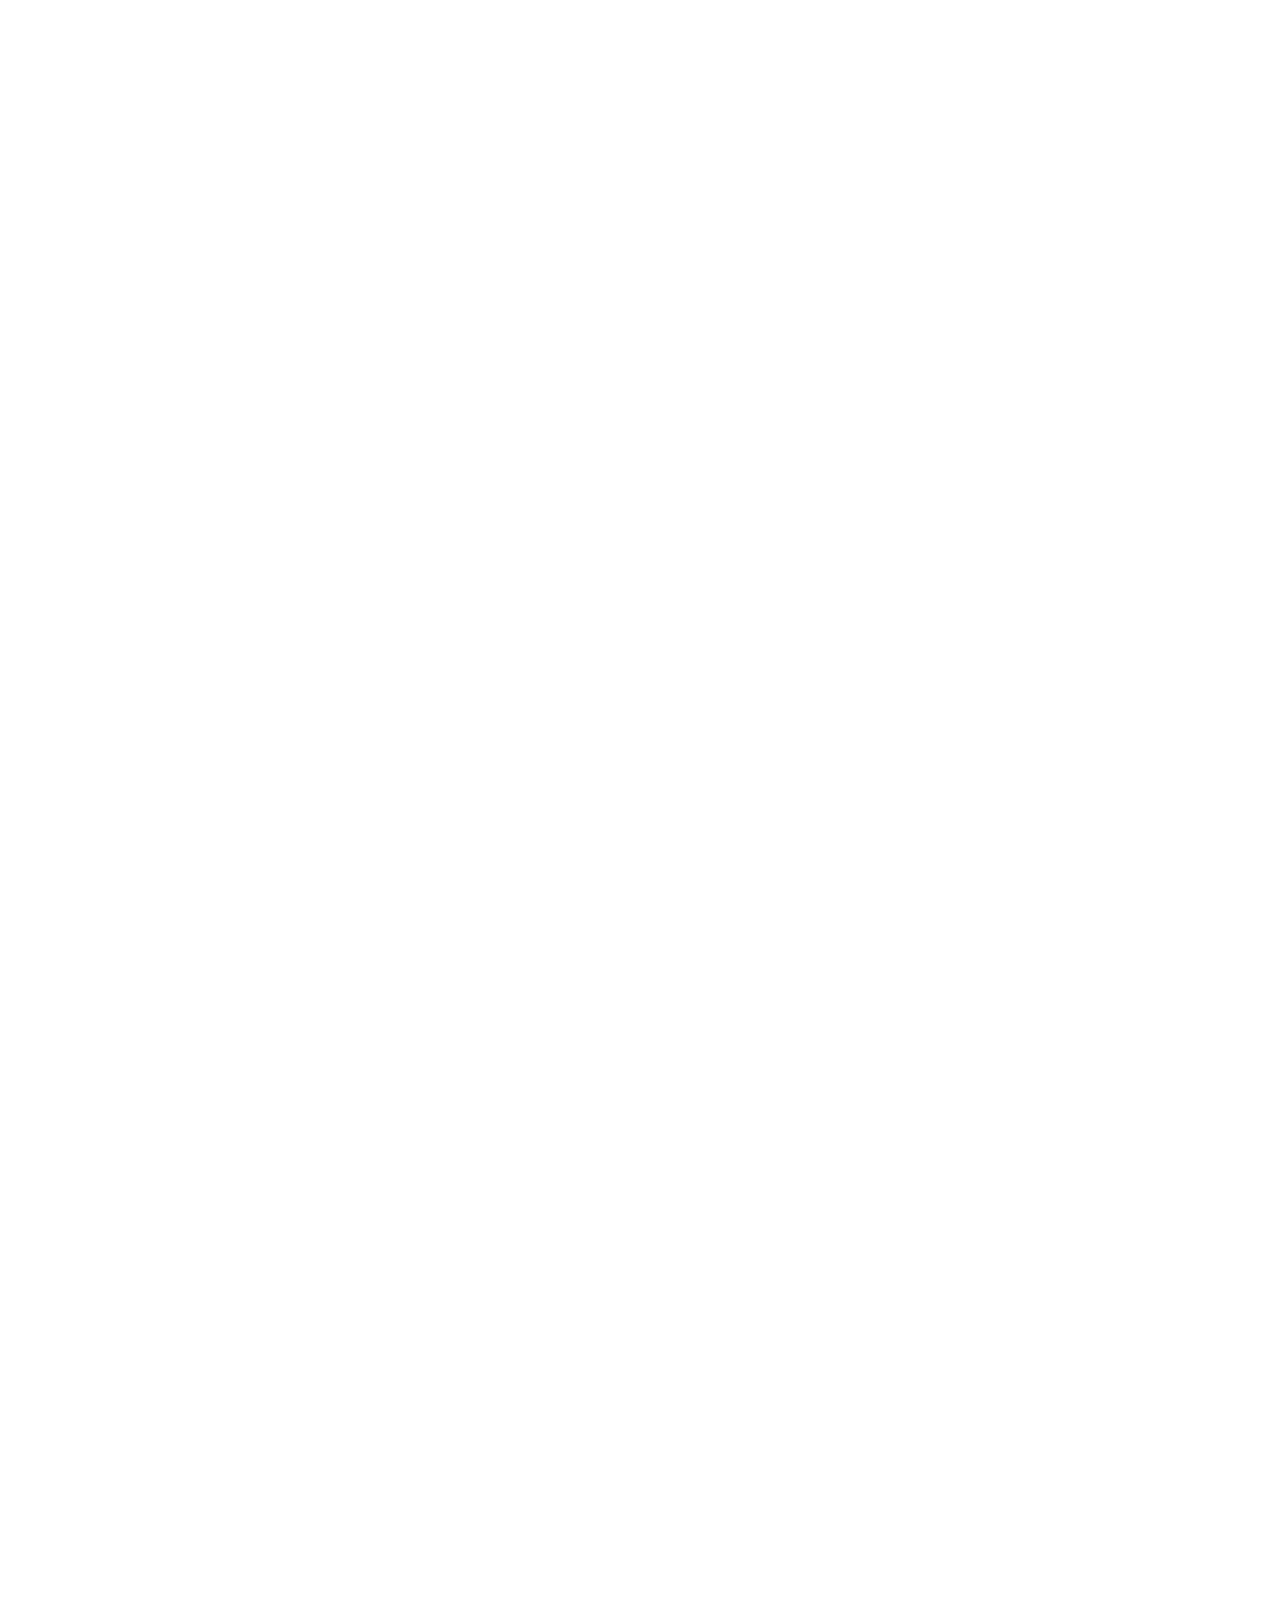
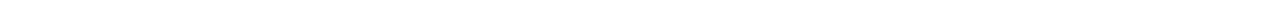
<file: service.html>
<!DOCTYPE html>
<html lang="en">

<head>
    <meta charset="utf-8">
    <title>Klinik - Clinic Website Template</title>
    <meta content="width=device-width, initial-scale=1.0" name="viewport">
    <meta content="" name="keywords">
    <meta content="" name="description">

    <!-- Favicon -->
    <link href="img/favicon.ico" rel="icon">

    <!-- Google Web Fonts -->
    <link rel="preconnect" href="https://fonts.googleapis.com">
    <link rel="preconnect" href="https://fonts.gstatic.com" crossorigin>
    <link href="https://fonts.googleapis.com/css2?family=Open+Sans:wght@400;500&family=Roboto:wght@500;700;900&display=swap" rel="stylesheet"> 

    <!-- Icon Font Stylesheet -->
    <link href="https://cdnjs.cloudflare.com/ajax/libs/font-awesome/5.10.0/css/all.min.css" rel="stylesheet">
    <link href="https://cdn.jsdelivr.net/npm/bootstrap-icons@1.4.1/font/bootstrap-icons.css" rel="stylesheet">

    <!-- Libraries Stylesheet -->
    <link href="lib/animate/animate.min.css" rel="stylesheet">
    <link href="lib/owlcarousel/assets/owl.carousel.min.css" rel="stylesheet">
    <link href="lib/tempusdominus/css/tempusdominus-bootstrap-4.min.css" rel="stylesheet" />

    <!-- Customized Bootstrap Stylesheet -->
    <link href="css/bootstrap.min.css" rel="stylesheet">

    <!-- Template Stylesheet -->
    <link href="css/style.css" rel="stylesheet">
</head>

<body>
    <!-- Spinner Start -->
    <div id="spinner" class="show bg-white position-fixed translate-middle w-100 vh-100 top-50 start-50 d-flex align-items-center justify-content-center">
        <div class="spinner-grow text-primary" style="width: 3rem; height: 3rem;" role="status">
            <span class="sr-only">Loading...</span>
        </div>
    </div>
    <!-- Spinner End -->


    <!-- Topbar Start -->
    <div class="container-fluid bg-light p-0 wow fadeIn" data-wow-delay="0.1s">
        <div class="row gx-0 d-none d-lg-flex">
            <div class="col-lg-7 px-5 text-start">
                <div class="h-100 d-inline-flex align-items-center py-3 me-4">
                    <small class="fa fa-map-marker-alt text-primary me-2"></small>
                    <small>123 Street, New York, USA</small>
                </div>
                <div class="h-100 d-inline-flex align-items-center py-3">
                    <small class="far fa-clock text-primary me-2"></small>
                    <small>Mon - Fri : 09.00 AM - 09.00 PM</small>
                </div>
            </div>
            <div class="col-lg-5 px-5 text-end">
                <div class="h-100 d-inline-flex align-items-center py-3 me-4">
                    <small class="fa fa-phone-alt text-primary me-2"></small>
                    <small>+012 345 6789</small>
                </div>
                <div class="h-100 d-inline-flex align-items-center">
                    <a class="btn btn-sm-square rounded-circle bg-white text-primary me-1" href=""><i class="fab fa-facebook-f"></i></a>
                    <a class="btn btn-sm-square rounded-circle bg-white text-primary me-1" href=""><i class="fab fa-twitter"></i></a>
                    <a class="btn btn-sm-square rounded-circle bg-white text-primary me-1" href=""><i class="fab fa-linkedin-in"></i></a>
                    <a class="btn btn-sm-square rounded-circle bg-white text-primary me-0" href=""><i class="fab fa-instagram"></i></a>
                </div>
            </div>
        </div>
    </div>
    <!-- Topbar End -->


    <!-- Navbar Start -->
    <nav class="navbar navbar-expand-lg bg-white navbar-light sticky-top p-0 wow fadeIn" data-wow-delay="0.1s">
        <a href="index.html" class="navbar-brand d-flex align-items-center px-4 px-lg-5">
            <h1 class="m-0 text-primary"><i class="far fa-hospital me-3"></i>ИП Слава Топчик</h1>
        </a>
        <button type="button" class="navbar-toggler me-4" data-bs-toggle="collapse" data-bs-target="#navbarCollapse">
            <span class="navbar-toggler-icon"></span>
        </button>
        <div class="collapse navbar-collapse" id="navbarCollapse">
            <div class="navbar-nav ms-auto p-4 p-lg-0">
                <a href="index.html" class="nav-item nav-link active">Главная</a>
                <a href="about.html" class="nav-item nav-link">Про нас</a>
                <a href="service.html" class="nav-item nav-link">Услуги</a>
                <div class="nav-item dropdown">
                    <a href="#" class="nav-link dropdown-toggle" data-bs-toggle="dropdown">Страницы</a>
                    <div class="dropdown-menu rounded-0 rounded-bottom m-0">
                        <a href="feature.html" class="dropdown-item">Преимущество</a>
                        <a href="team.html" class="dropdown-item">Доктор</a>
                        <a href="appointment.html" class="dropdown-item">Записаться на прием</a>
                        <a href="testimonial.html" class="dropdown-item">Отзывы</a>
                        <!-- <a href="404.html" class="dropdown-item">404 Page</a> -->
                    </div>
                </div>
                <a href="contact.html" class="nav-item nav-link">Контакты</a>
            </div>
            <a href="appointment.html" class="btn btn-primary rounded-0 py-4 px-lg-5 d-none d-lg-block">Записаться на прием<i class="fa fa-arrow-right ms-3"></i></a>
        </div>
    </nav>
    <!-- Navbar End -->


    <!-- Page Header Start -->
    <div class="container-fluid page-header py-5 mb-5 wow fadeIn" data-wow-delay="0.1s">
        <div class="container py-5">
            <h1 class="display-3 text-white mb-3 animated slideInDown">Services</h1>
            <nav aria-label="breadcrumb animated slideInDown">
                <ol class="breadcrumb text-uppercase mb-0">
                    <li class="breadcrumb-item"><a class="text-white" href="#">Home</a></li>
                    <li class="breadcrumb-item"><a class="text-white" href="#">Pages</a></li>
                    <li class="breadcrumb-item text-primary active" aria-current="page">Services</li>
                </ol>
            </nav>
        </div>
    </div>
    <!-- Page Header End -->


    <!-- Service Start -->
    <div class="container-xxl py-5">
        <div class="container">
            <div class="text-center mx-auto mb-5 wow fadeInUp" data-wow-delay="0.1s" style="max-width: 600px;">
                <p class="d-inline-block border rounded-pill py-1 px-4">Services</p>
                <h1>Health Care Solutions</h1>
            </div>
            <div class="row g-4">
                <div class="col-lg-4 col-md-6 wow fadeInUp" data-wow-delay="0.1s">
                    <div class="service-item bg-light rounded h-100 p-5">
                        <div class="d-inline-flex align-items-center justify-content-center bg-white rounded-circle mb-4" style="width: 65px; height: 65px;">
                            <i class="fa fa-heartbeat text-primary fs-4"></i>
                        </div>
                        <h4 class="mb-3">Cardiology</h4>
                        <p class="mb-4">Erat ipsum justo amet duo et elitr dolor, est duo duo eos lorem sed diam stet diam sed stet.</p>
                        <a class="btn" href=""><i class="fa fa-plus text-primary me-3"></i>Read More</a>
                    </div>
                </div>
                <div class="col-lg-4 col-md-6 wow fadeInUp" data-wow-delay="0.3s">
                    <div class="service-item bg-light rounded h-100 p-5">
                        <div class="d-inline-flex align-items-center justify-content-center bg-white rounded-circle mb-4" style="width: 65px; height: 65px;">
                            <i class="fa fa-x-ray text-primary fs-4"></i>
                        </div>
                        <h4 class="mb-3">Pulmonary</h4>
                        <p class="mb-4">Erat ipsum justo amet duo et elitr dolor, est duo duo eos lorem sed diam stet diam sed stet.</p>
                        <a class="btn" href=""><i class="fa fa-plus text-primary me-3"></i>Read More</a>
                    </div>
                </div>
                <div class="col-lg-4 col-md-6 wow fadeInUp" data-wow-delay="0.5s">
                    <div class="service-item bg-light rounded h-100 p-5">
                        <div class="d-inline-flex align-items-center justify-content-center bg-white rounded-circle mb-4" style="width: 65px; height: 65px;">
                            <i class="fa fa-brain text-primary fs-4"></i>
                        </div>
                        <h4 class="mb-3">Neurology</h4>
                        <p class="mb-4">Erat ipsum justo amet duo et elitr dolor, est duo duo eos lorem sed diam stet diam sed stet.</p>
                        <a class="btn" href=""><i class="fa fa-plus text-primary me-3"></i>Read More</a>
                    </div>
                </div>
                <div class="col-lg-4 col-md-6 wow fadeInUp" data-wow-delay="0.1s">
                    <div class="service-item bg-light rounded h-100 p-5">
                        <div class="d-inline-flex align-items-center justify-content-center bg-white rounded-circle mb-4" style="width: 65px; height: 65px;">
                            <i class="fa fa-wheelchair text-primary fs-4"></i>
                        </div>
                        <h4 class="mb-3">Orthopedics</h4>
                        <p class="mb-4">Erat ipsum justo amet duo et elitr dolor, est duo duo eos lorem sed diam stet diam sed stet.</p>
                        <a class="btn" href=""><i class="fa fa-plus text-primary me-3"></i>Read More</a>
                    </div>
                </div>
                <div class="col-lg-4 col-md-6 wow fadeInUp" data-wow-delay="0.3s">
                    <div class="service-item bg-light rounded h-100 p-5">
                        <div class="d-inline-flex align-items-center justify-content-center bg-white rounded-circle mb-4" style="width: 65px; height: 65px;">
                            <i class="fa fa-tooth text-primary fs-4"></i>
                        </div>
                        <h4 class="mb-3">Dental Surgery</h4>
                        <p class="mb-4">Erat ipsum justo amet duo et elitr dolor, est duo duo eos lorem sed diam stet diam sed stet.</p>
                        <a class="btn" href=""><i class="fa fa-plus text-primary me-3"></i>Read More</a>
                    </div>
                </div>
                <div class="col-lg-4 col-md-6 wow fadeInUp" data-wow-delay="0.5s">
                    <div class="service-item bg-light rounded h-100 p-5">
                        <div class="d-inline-flex align-items-center justify-content-center bg-white rounded-circle mb-4" style="width: 65px; height: 65px;">
                            <i class="fa fa-vials text-primary fs-4"></i>
                        </div>
                        <h4 class="mb-3">Laboratory</h4>
                        <p class="mb-4">Erat ipsum justo amet duo et elitr dolor, est duo duo eos lorem sed diam stet diam sed stet.</p>
                        <a class="btn" href=""><i class="fa fa-plus text-primary me-3"></i>Read More</a>
                    </div>
                </div>
            </div>
        </div>
    </div>
    <!-- Service End -->


    <!-- Appointment Start -->
    <div class="container-xxl py-5">
        <div class="container">
            <div class="row g-5">
                <div class="col-lg-6 wow fadeInUp" data-wow-delay="0.1s">
                    <p class="d-inline-block border rounded-pill py-1 px-4">Appointment</p>
                    <h1 class="mb-4">Make An Appointment To Visit Our Doctor</h1>
                    <p class="mb-4">Tempor erat elitr rebum at clita. Diam dolor diam ipsum sit. Aliqu diam amet diam et eos. Clita erat ipsum et lorem et sit, sed stet lorem sit clita duo justo magna dolore erat amet</p>
                    <div class="bg-light rounded d-flex align-items-center p-5 mb-4">
                        <div class="d-flex flex-shrink-0 align-items-center justify-content-center rounded-circle bg-white" style="width: 55px; height: 55px;">
                            <i class="fa fa-phone-alt text-primary"></i>
                        </div>
                        <div class="ms-4">
                            <p class="mb-2">Call Us Now</p>
                            <h5 class="mb-0">+012 345 6789</h5>
                        </div>
                    </div>
                    <div class="bg-light rounded d-flex align-items-center p-5">
                        <div class="d-flex flex-shrink-0 align-items-center justify-content-center rounded-circle bg-white" style="width: 55px; height: 55px;">
                            <i class="fa fa-envelope-open text-primary"></i>
                        </div>
                        <div class="ms-4">
                            <p class="mb-2">Mail Us Now</p>
                            <h5 class="mb-0">info@example.com</h5>
                        </div>
                    </div>
                </div>
                <div class="col-lg-6 wow fadeInUp" data-wow-delay="0.5s">
                    <div class="bg-light rounded h-100 d-flex align-items-center p-5">
                        <form>
                            <div class="row g-3">
                                <div class="col-12 col-sm-6">
                                    <input type="text" class="form-control border-0" placeholder="Your Name" style="height: 55px;">
                                </div>
                                <div class="col-12 col-sm-6">
                                    <input type="email" class="form-control border-0" placeholder="Your Email" style="height: 55px;">
                                </div>
                                <div class="col-12 col-sm-6">
                                    <input type="text" class="form-control border-0" placeholder="Your Mobile" style="height: 55px;">
                                </div>
                                <div class="col-12 col-sm-6">
                                    <select class="form-select border-0" style="height: 55px;">
                                        <option selected>Choose Doctor</option>
                                        <option value="1">Doctor 1</option>
                                        <option value="2">Doctor 2</option>
                                        <option value="3">Doctor 3</option>
                                    </select>
                                </div>
                                <div class="col-12 col-sm-6">
                                    <div class="date" id="date" data-target-input="nearest">
                                        <input type="text"
                                            class="form-control border-0 datetimepicker-input"
                                            placeholder="Choose Date" data-target="#date" data-toggle="datetimepicker" style="height: 55px;">
                                    </div>
                                </div>
                                <div class="col-12 col-sm-6">
                                    <div class="time" id="time" data-target-input="nearest">
                                        <input type="text"
                                            class="form-control border-0 datetimepicker-input"
                                            placeholder="Choose Date" data-target="#time" data-toggle="datetimepicker" style="height: 55px;">
                                    </div>
                                </div>
                                <div class="col-12">
                                    <textarea class="form-control border-0" rows="5" placeholder="Describe your problem"></textarea>
                                </div>
                                <div class="col-12">
                                    <button class="btn btn-primary w-100 py-3" type="submit">Book Appointment</button>
                                </div>
                            </div>
                        </form>
                    </div>
                </div>
            </div>
        </div>
    </div>
    <!-- Appointment End -->


    <!-- Testimonial Start -->
    <div class="container-xxl py-5">
        <div class="container">
            <div class="text-center mx-auto mb-5 wow fadeInUp" data-wow-delay="0.1s" style="max-width: 600px;">
                <p class="d-inline-block border rounded-pill py-1 px-4">Testimonial</p>
                <h1>What Say Our Patients!</h1>
            </div>
            <div class="owl-carousel testimonial-carousel wow fadeInUp" data-wow-delay="0.1s">
                <div class="testimonial-item text-center">
                    <img class="img-fluid bg-light rounded-circle p-2 mx-auto mb-4" src="img/testimonial-1.jpg" style="width: 100px; height: 100px;">
                    <div class="testimonial-text rounded text-center p-4">
                        <p>Clita clita tempor justo dolor ipsum amet kasd amet duo justo duo duo labore sed sed. Magna ut diam sit et amet stet eos sed clita erat magna elitr erat sit sit erat at rebum justo sea clita.</p>
                        <h5 class="mb-1">Patient Name</h5>
                        <span class="fst-italic">Profession</span>
                    </div>
                </div>
                <div class="testimonial-item text-center">
                    <img class="img-fluid bg-light rounded-circle p-2 mx-auto mb-4" src="img/testimonial-2.jpg" style="width: 100px; height: 100px;">
                    <div class="testimonial-text rounded text-center p-4">
                        <p>Clita clita tempor justo dolor ipsum amet kasd amet duo justo duo duo labore sed sed. Magna ut diam sit et amet stet eos sed clita erat magna elitr erat sit sit erat at rebum justo sea clita.</p>
                        <h5 class="mb-1">Patient Name</h5>
                        <span class="fst-italic">Profession</span>
                    </div>
                </div>
                <div class="testimonial-item text-center">
                    <img class="img-fluid bg-light rounded-circle p-2 mx-auto mb-4" src="img/testimonial-3.jpg" style="width: 100px; height: 100px;">
                    <div class="testimonial-text rounded text-center p-4">
                        <p>Clita clita tempor justo dolor ipsum amet kasd amet duo justo duo duo labore sed sed. Magna ut diam sit et amet stet eos sed clita erat magna elitr erat sit sit erat at rebum justo sea clita.</p>
                        <h5 class="mb-1">Patient Name</h5>
                        <span class="fst-italic">Profession</span>
                    </div>
                </div>
            </div>
        </div>
    </div>
    <!-- Testimonial End -->
        

    <!-- Footer Start -->
    <div class="container-fluid bg-dark text-light footer mt-5 pt-5 wow fadeIn" data-wow-delay="0.1s">
        <div class="container py-5">
            <div class="row g-5">
                <div class="col-lg-3 col-md-6">
                    <h5 class="text-light mb-4">Address</h5>
                    <p class="mb-2"><i class="fa fa-map-marker-alt me-3"></i>123 Street, New York, USA</p>
                    <p class="mb-2"><i class="fa fa-phone-alt me-3"></i>+012 345 67890</p>
                    <p class="mb-2"><i class="fa fa-envelope me-3"></i>info@example.com</p>
                    <div class="d-flex pt-2">
                        <a class="btn btn-outline-light btn-social rounded-circle" href=""><i class="fab fa-twitter"></i></a>
                        <a class="btn btn-outline-light btn-social rounded-circle" href=""><i class="fab fa-facebook-f"></i></a>
                        <a class="btn btn-outline-light btn-social rounded-circle" href=""><i class="fab fa-youtube"></i></a>
                        <a class="btn btn-outline-light btn-social rounded-circle" href=""><i class="fab fa-linkedin-in"></i></a>
                    </div>
                </div>
                <div class="col-lg-3 col-md-6">
                    <h5 class="text-light mb-4">Services</h5>
                    <a class="btn btn-link" href="">Cardiology</a>
                    <a class="btn btn-link" href="">Pulmonary</a>
                    <a class="btn btn-link" href="">Neurology</a>
                    <a class="btn btn-link" href="">Orthopedics</a>
                    <a class="btn btn-link" href="">Laboratory</a>
                </div>
                <div class="col-lg-3 col-md-6">
                    <h5 class="text-light mb-4">Quick Links</h5>
                    <a class="btn btn-link" href="">About Us</a>
                    <a class="btn btn-link" href="">Contact Us</a>
                    <a class="btn btn-link" href="">Our Services</a>
                    <a class="btn btn-link" href="">Terms & Condition</a>
                    <a class="btn btn-link" href="">Support</a>
                </div>
                <div class="col-lg-3 col-md-6">
                    <h5 class="text-light mb-4">Newsletter</h5>
                    <p>Dolor amet sit justo amet elitr clita ipsum elitr est.</p>
                    <div class="position-relative mx-auto" style="max-width: 400px;">
                        <input class="form-control border-0 w-100 py-3 ps-4 pe-5" type="text" placeholder="Your email">
                        <button type="button" class="btn btn-primary py-2 position-absolute top-0 end-0 mt-2 me-2">SignUp</button>
                    </div>
                </div>
            </div>
        </div>
        <div class="container">
            <div class="copyright">
                <div class="row">
                    <div class="col-md-6 text-center text-md-start mb-3 mb-md-0">
                        &copy; <a class="border-bottom" href="#">Your Site Name</a>, All Right Reserved.
                    </div>
                    <div class="col-md-6 text-center text-md-end">
                        <!--/*** This template is free as long as you keep the footer author’s credit link/attribution link/backlink. If you'd like to use the template without the footer author’s credit link/attribution link/backlink, you can purchase the Credit Removal License from "https://htmlcodex.com/credit-removal". Thank you for your support. ***/-->
                        Designed By <a class="border-bottom" href="https://htmlcodex.com">HTML Codex</a>
                    </div>
                </div>
            </div>
        </div>
    </div>
    <!-- Footer End -->


    <!-- Back to Top -->
    <a href="#" class="btn btn-lg btn-primary btn-lg-square rounded-circle back-to-top"><i class="bi bi-arrow-up"></i></a>


    <!-- JavaScript Libraries -->
    <script src="https://code.jquery.com/jquery-3.4.1.min.js"></script>
    <script src="https://cdn.jsdelivr.net/npm/bootstrap@5.0.0/dist/js/bootstrap.bundle.min.js"></script>
    <script src="lib/wow/wow.min.js"></script>
    <script src="lib/easing/easing.min.js"></script>
    <script src="lib/waypoints/waypoints.min.js"></script>
    <script src="lib/counterup/counterup.min.js"></script>
    <script src="lib/owlcarousel/owl.carousel.min.js"></script>
    <script src="lib/tempusdominus/js/moment.min.js"></script>
    <script src="lib/tempusdominus/js/moment-timezone.min.js"></script>
    <script src="lib/tempusdominus/js/tempusdominus-bootstrap-4.min.js"></script>

    <!-- Template Javascript -->
    <script src="js/main.js"></script>
</body>

</html>
</file>
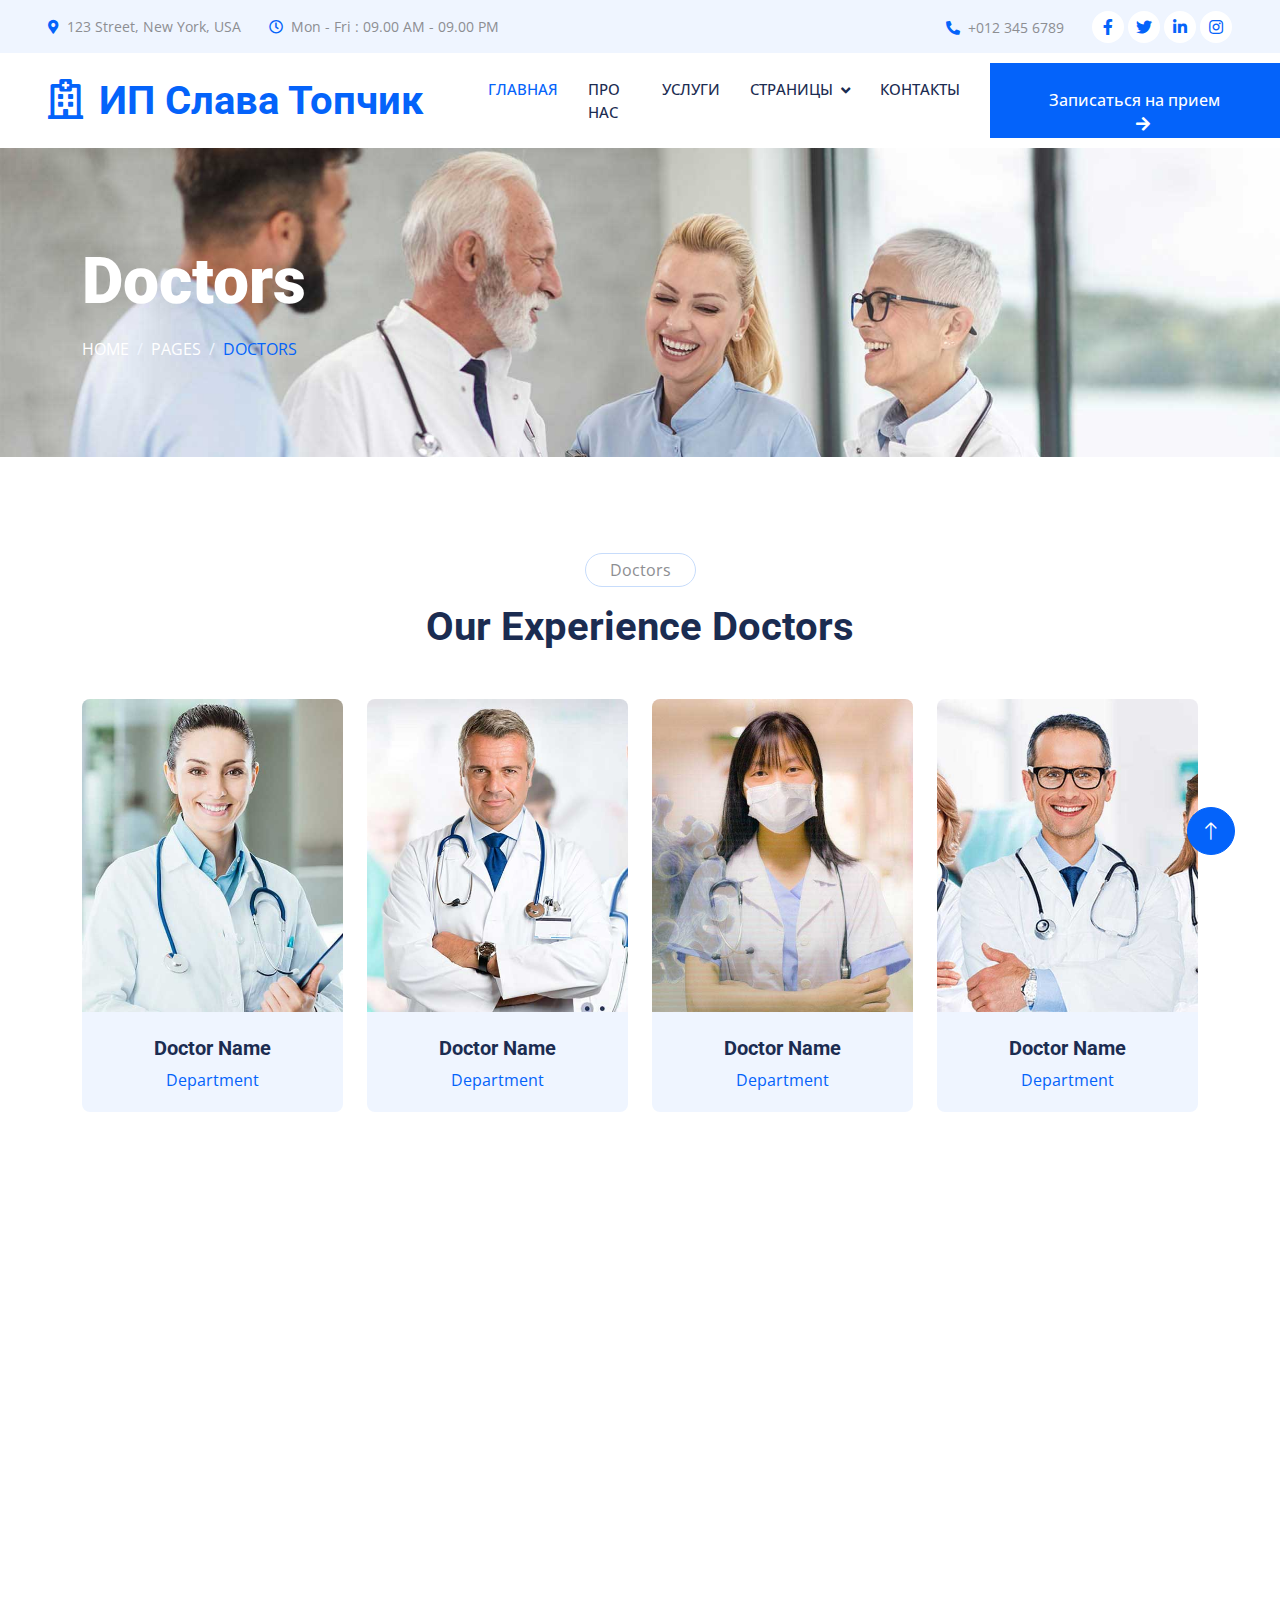
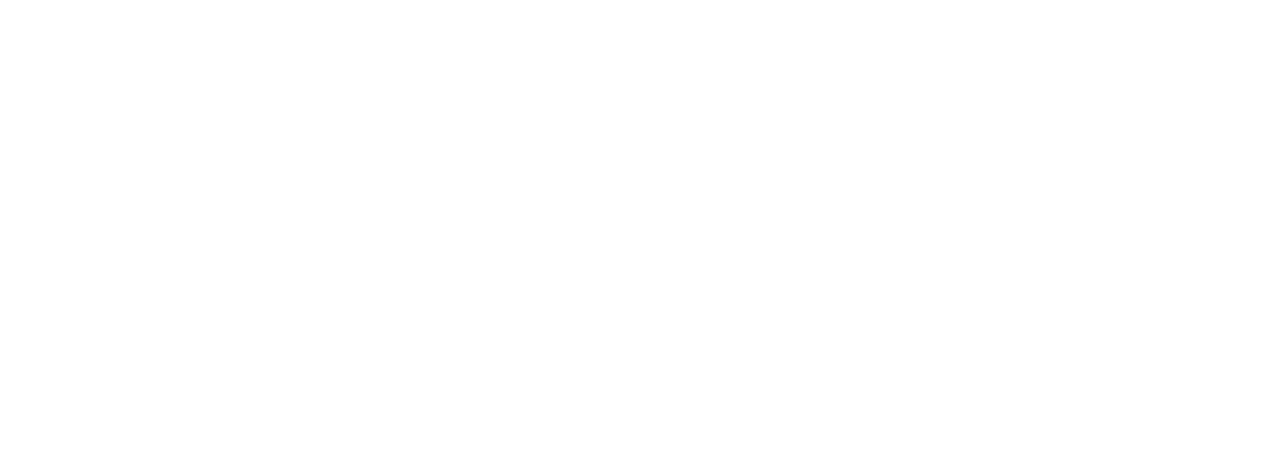
<file: team.html>
<!DOCTYPE html>
<html lang="en">

<head>
    <meta charset="utf-8">
    <title>Klinik - Clinic Website Template</title>
    <meta content="width=device-width, initial-scale=1.0" name="viewport">
    <meta content="" name="keywords">
    <meta content="" name="description">

    <!-- Favicon -->
    <link href="img/favicon.ico" rel="icon">

    <!-- Google Web Fonts -->
    <link rel="preconnect" href="https://fonts.googleapis.com">
    <link rel="preconnect" href="https://fonts.gstatic.com" crossorigin>
    <link href="https://fonts.googleapis.com/css2?family=Open+Sans:wght@400;500&family=Roboto:wght@500;700;900&display=swap" rel="stylesheet"> 

    <!-- Icon Font Stylesheet -->
    <link href="https://cdnjs.cloudflare.com/ajax/libs/font-awesome/5.10.0/css/all.min.css" rel="stylesheet">
    <link href="https://cdn.jsdelivr.net/npm/bootstrap-icons@1.4.1/font/bootstrap-icons.css" rel="stylesheet">

    <!-- Libraries Stylesheet -->
    <link href="lib/animate/animate.min.css" rel="stylesheet">
    <link href="lib/owlcarousel/assets/owl.carousel.min.css" rel="stylesheet">
    <link href="lib/tempusdominus/css/tempusdominus-bootstrap-4.min.css" rel="stylesheet" />

    <!-- Customized Bootstrap Stylesheet -->
    <link href="css/bootstrap.min.css" rel="stylesheet">

    <!-- Template Stylesheet -->
    <link href="css/style.css" rel="stylesheet">
</head>

<body>
    <!-- Spinner Start -->
    <div id="spinner" class="show bg-white position-fixed translate-middle w-100 vh-100 top-50 start-50 d-flex align-items-center justify-content-center">
        <div class="spinner-grow text-primary" style="width: 3rem; height: 3rem;" role="status">
            <span class="sr-only">Loading...</span>
        </div>
    </div>
    <!-- Spinner End -->


    <!-- Topbar Start -->
    <div class="container-fluid bg-light p-0 wow fadeIn" data-wow-delay="0.1s">
        <div class="row gx-0 d-none d-lg-flex">
            <div class="col-lg-7 px-5 text-start">
                <div class="h-100 d-inline-flex align-items-center py-3 me-4">
                    <small class="fa fa-map-marker-alt text-primary me-2"></small>
                    <small>123 Street, New York, USA</small>
                </div>
                <div class="h-100 d-inline-flex align-items-center py-3">
                    <small class="far fa-clock text-primary me-2"></small>
                    <small>Mon - Fri : 09.00 AM - 09.00 PM</small>
                </div>
            </div>
            <div class="col-lg-5 px-5 text-end">
                <div class="h-100 d-inline-flex align-items-center py-3 me-4">
                    <small class="fa fa-phone-alt text-primary me-2"></small>
                    <small>+012 345 6789</small>
                </div>
                <div class="h-100 d-inline-flex align-items-center">
                    <a class="btn btn-sm-square rounded-circle bg-white text-primary me-1" href=""><i class="fab fa-facebook-f"></i></a>
                    <a class="btn btn-sm-square rounded-circle bg-white text-primary me-1" href=""><i class="fab fa-twitter"></i></a>
                    <a class="btn btn-sm-square rounded-circle bg-white text-primary me-1" href=""><i class="fab fa-linkedin-in"></i></a>
                    <a class="btn btn-sm-square rounded-circle bg-white text-primary me-0" href=""><i class="fab fa-instagram"></i></a>
                </div>
            </div>
        </div>
    </div>
    <!-- Topbar End -->


    <!-- Navbar Start -->
    <nav class="navbar navbar-expand-lg bg-white navbar-light sticky-top p-0 wow fadeIn" data-wow-delay="0.1s">
        <a href="index.html" class="navbar-brand d-flex align-items-center px-4 px-lg-5">
            <h1 class="m-0 text-primary"><i class="far fa-hospital me-3"></i>ИП Слава Топчик</h1>
        </a>
        <button type="button" class="navbar-toggler me-4" data-bs-toggle="collapse" data-bs-target="#navbarCollapse">
            <span class="navbar-toggler-icon"></span>
        </button>
        <div class="collapse navbar-collapse" id="navbarCollapse">
            <div class="navbar-nav ms-auto p-4 p-lg-0">
                <a href="index.html" class="nav-item nav-link active">Главная</a>
                <a href="about.html" class="nav-item nav-link">Про нас</a>
                <a href="service.html" class="nav-item nav-link">Услуги</a>
                <div class="nav-item dropdown">
                    <a href="#" class="nav-link dropdown-toggle" data-bs-toggle="dropdown">Страницы</a>
                    <div class="dropdown-menu rounded-0 rounded-bottom m-0">
                        <a href="feature.html" class="dropdown-item">Преимущество</a>
                        <a href="team.html" class="dropdown-item">Доктор</a>
                        <a href="appointment.html" class="dropdown-item">Записаться на прием</a>
                        <a href="testimonial.html" class="dropdown-item">Отзывы</a>
                        <!-- <a href="404.html" class="dropdown-item">404 Page</a> -->
                    </div>
                </div>
                <a href="contact.html" class="nav-item nav-link">Контакты</a>
            </div>
            <a href="appointment.html" class="btn btn-primary rounded-0 py-4 px-lg-5 d-none d-lg-block">Записаться на прием<i class="fa fa-arrow-right ms-3"></i></a>
        </div>
    </nav>
    <!-- Navbar End -->


    <!-- Page Header Start -->
    <div class="container-fluid page-header py-5 mb-5 wow fadeIn" data-wow-delay="0.1s">
        <div class="container py-5">
            <h1 class="display-3 text-white mb-3 animated slideInDown">Doctors</h1>
            <nav aria-label="breadcrumb animated slideInDown">
                <ol class="breadcrumb text-uppercase mb-0">
                    <li class="breadcrumb-item"><a class="text-white" href="#">Home</a></li>
                    <li class="breadcrumb-item"><a class="text-white" href="#">Pages</a></li>
                    <li class="breadcrumb-item text-primary active" aria-current="page">Doctors</li>
                </ol>
            </nav>
        </div>
    </div>
    <!-- Page Header End -->


    <!-- Team Start -->
    <div class="container-xxl py-5">
        <div class="container">
            <div class="text-center mx-auto mb-5 wow fadeInUp" data-wow-delay="0.1s" style="max-width: 600px;">
                <p class="d-inline-block border rounded-pill py-1 px-4">Doctors</p>
                <h1>Our Experience Doctors</h1>
            </div>
            <div class="row g-4">
                <div class="col-lg-3 col-md-6 wow fadeInUp" data-wow-delay="0.1s">
                    <div class="team-item position-relative rounded overflow-hidden">
                        <div class="overflow-hidden">
                            <img class="img-fluid" src="img/team-1.jpg" alt="">
                        </div>
                        <div class="team-text bg-light text-center p-4">
                            <h5>Doctor Name</h5>
                            <p class="text-primary">Department</p>
                            <div class="team-social text-center">
                                <a class="btn btn-square" href=""><i class="fab fa-facebook-f"></i></a>
                                <a class="btn btn-square" href=""><i class="fab fa-twitter"></i></a>
                                <a class="btn btn-square" href=""><i class="fab fa-instagram"></i></a>
                            </div>
                        </div>
                    </div>
                </div>
                <div class="col-lg-3 col-md-6 wow fadeInUp" data-wow-delay="0.3s">
                    <div class="team-item position-relative rounded overflow-hidden">
                        <div class="overflow-hidden">
                            <img class="img-fluid" src="img/team-2.jpg" alt="">
                        </div>
                        <div class="team-text bg-light text-center p-4">
                            <h5>Doctor Name</h5>
                            <p class="text-primary">Department</p>
                            <div class="team-social text-center">
                                <a class="btn btn-square" href=""><i class="fab fa-facebook-f"></i></a>
                                <a class="btn btn-square" href=""><i class="fab fa-twitter"></i></a>
                                <a class="btn btn-square" href=""><i class="fab fa-instagram"></i></a>
                            </div>
                        </div>
                    </div>
                </div>
                <div class="col-lg-3 col-md-6 wow fadeInUp" data-wow-delay="0.5s">
                    <div class="team-item position-relative rounded overflow-hidden">
                        <div class="overflow-hidden">
                            <img class="img-fluid" src="img/team-3.jpg" alt="">
                        </div>
                        <div class="team-text bg-light text-center p-4">
                            <h5>Doctor Name</h5>
                            <p class="text-primary">Department</p>
                            <div class="team-social text-center">
                                <a class="btn btn-square" href=""><i class="fab fa-facebook-f"></i></a>
                                <a class="btn btn-square" href=""><i class="fab fa-twitter"></i></a>
                                <a class="btn btn-square" href=""><i class="fab fa-instagram"></i></a>
                            </div>
                        </div>
                    </div>
                </div>
                <div class="col-lg-3 col-md-6 wow fadeInUp" data-wow-delay="0.7s">
                    <div class="team-item position-relative rounded overflow-hidden">
                        <div class="overflow-hidden">
                            <img class="img-fluid" src="img/team-4.jpg" alt="">
                        </div>
                        <div class="team-text bg-light text-center p-4">
                            <h5>Doctor Name</h5>
                            <p class="text-primary">Department</p>
                            <div class="team-social text-center">
                                <a class="btn btn-square" href=""><i class="fab fa-facebook-f"></i></a>
                                <a class="btn btn-square" href=""><i class="fab fa-twitter"></i></a>
                                <a class="btn btn-square" href=""><i class="fab fa-instagram"></i></a>
                            </div>
                        </div>
                    </div>
                </div>
                <div class="col-lg-3 col-md-6 wow fadeInUp" data-wow-delay="0.1s">
                    <div class="team-item position-relative rounded overflow-hidden">
                        <div class="overflow-hidden">
                            <img class="img-fluid" src="img/team-2.jpg" alt="">
                        </div>
                        <div class="team-text bg-light text-center p-4">
                            <h5>Doctor Name</h5>
                            <p class="text-primary">Department</p>
                            <div class="team-social text-center">
                                <a class="btn btn-square" href=""><i class="fab fa-facebook-f"></i></a>
                                <a class="btn btn-square" href=""><i class="fab fa-twitter"></i></a>
                                <a class="btn btn-square" href=""><i class="fab fa-instagram"></i></a>
                            </div>
                        </div>
                    </div>
                </div>
                <div class="col-lg-3 col-md-6 wow fadeInUp" data-wow-delay="0.3s">
                    <div class="team-item position-relative rounded overflow-hidden">
                        <div class="overflow-hidden">
                            <img class="img-fluid" src="img/team-3.jpg" alt="">
                        </div>
                        <div class="team-text bg-light text-center p-4">
                            <h5>Doctor Name</h5>
                            <p class="text-primary">Department</p>
                            <div class="team-social text-center">
                                <a class="btn btn-square" href=""><i class="fab fa-facebook-f"></i></a>
                                <a class="btn btn-square" href=""><i class="fab fa-twitter"></i></a>
                                <a class="btn btn-square" href=""><i class="fab fa-instagram"></i></a>
                            </div>
                        </div>
                    </div>
                </div>
                <div class="col-lg-3 col-md-6 wow fadeInUp" data-wow-delay="0.5s">
                    <div class="team-item position-relative rounded overflow-hidden">
                        <div class="overflow-hidden">
                            <img class="img-fluid" src="img/team-4.jpg" alt="">
                        </div>
                        <div class="team-text bg-light text-center p-4">
                            <h5>Doctor Name</h5>
                            <p class="text-primary">Department</p>
                            <div class="team-social text-center">
                                <a class="btn btn-square" href=""><i class="fab fa-facebook-f"></i></a>
                                <a class="btn btn-square" href=""><i class="fab fa-twitter"></i></a>
                                <a class="btn btn-square" href=""><i class="fab fa-instagram"></i></a>
                            </div>
                        </div>
                    </div>
                </div>
                <div class="col-lg-3 col-md-6 wow fadeInUp" data-wow-delay="0.7s">
                    <div class="team-item position-relative rounded overflow-hidden">
                        <div class="overflow-hidden">
                            <img class="img-fluid" src="img/team-1.jpg" alt="">
                        </div>
                        <div class="team-text bg-light text-center p-4">
                            <h5>Doctor Name</h5>
                            <p class="text-primary">Department</p>
                            <div class="team-social text-center">
                                <a class="btn btn-square" href=""><i class="fab fa-facebook-f"></i></a>
                                <a class="btn btn-square" href=""><i class="fab fa-twitter"></i></a>
                                <a class="btn btn-square" href=""><i class="fab fa-instagram"></i></a>
                            </div>
                        </div>
                    </div>
                </div>
            </div>
        </div>
    </div>
    <!-- Team End -->
        

    <!-- Footer Start -->
    <div class="container-fluid bg-dark text-light footer mt-5 pt-5 wow fadeIn" data-wow-delay="0.1s">
        <div class="container py-5">
            <div class="row g-5">
                <div class="col-lg-3 col-md-6">
                    <h5 class="text-light mb-4">Address</h5>
                    <p class="mb-2"><i class="fa fa-map-marker-alt me-3"></i>123 Street, New York, USA</p>
                    <p class="mb-2"><i class="fa fa-phone-alt me-3"></i>+012 345 67890</p>
                    <p class="mb-2"><i class="fa fa-envelope me-3"></i>info@example.com</p>
                    <div class="d-flex pt-2">
                        <a class="btn btn-outline-light btn-social rounded-circle" href=""><i class="fab fa-twitter"></i></a>
                        <a class="btn btn-outline-light btn-social rounded-circle" href=""><i class="fab fa-facebook-f"></i></a>
                        <a class="btn btn-outline-light btn-social rounded-circle" href=""><i class="fab fa-youtube"></i></a>
                        <a class="btn btn-outline-light btn-social rounded-circle" href=""><i class="fab fa-linkedin-in"></i></a>
                    </div>
                </div>
                <div class="col-lg-3 col-md-6">
                    <h5 class="text-light mb-4">Services</h5>
                    <a class="btn btn-link" href="">Cardiology</a>
                    <a class="btn btn-link" href="">Pulmonary</a>
                    <a class="btn btn-link" href="">Neurology</a>
                    <a class="btn btn-link" href="">Orthopedics</a>
                    <a class="btn btn-link" href="">Laboratory</a>
                </div>
                <div class="col-lg-3 col-md-6">
                    <h5 class="text-light mb-4">Quick Links</h5>
                    <a class="btn btn-link" href="">About Us</a>
                    <a class="btn btn-link" href="">Contact Us</a>
                    <a class="btn btn-link" href="">Our Services</a>
                    <a class="btn btn-link" href="">Terms & Condition</a>
                    <a class="btn btn-link" href="">Support</a>
                </div>
                <div class="col-lg-3 col-md-6">
                    <h5 class="text-light mb-4">Newsletter</h5>
                    <p>Dolor amet sit justo amet elitr clita ipsum elitr est.</p>
                    <div class="position-relative mx-auto" style="max-width: 400px;">
                        <input class="form-control border-0 w-100 py-3 ps-4 pe-5" type="text" placeholder="Your email">
                        <button type="button" class="btn btn-primary py-2 position-absolute top-0 end-0 mt-2 me-2">SignUp</button>
                    </div>
                </div>
            </div>
        </div>
        <div class="container">
            <div class="copyright">
                <div class="row">
                    <div class="col-md-6 text-center text-md-start mb-3 mb-md-0">
                        &copy; <a class="border-bottom" href="#">Your Site Name</a>, All Right Reserved.
                    </div>
                    <div class="col-md-6 text-center text-md-end">
                        <!--/*** This template is free as long as you keep the footer author’s credit link/attribution link/backlink. If you'd like to use the template without the footer author’s credit link/attribution link/backlink, you can purchase the Credit Removal License from "https://htmlcodex.com/credit-removal". Thank you for your support. ***/-->
                        Designed By <a class="border-bottom" href="https://htmlcodex.com">HTML Codex</a>
                    </div>
                </div>
            </div>
        </div>
    </div>
    <!-- Footer End -->


    <!-- Back to Top -->
    <a href="#" class="btn btn-lg btn-primary btn-lg-square rounded-circle back-to-top"><i class="bi bi-arrow-up"></i></a>


    <!-- JavaScript Libraries -->
    <script src="https://code.jquery.com/jquery-3.4.1.min.js"></script>
    <script src="https://cdn.jsdelivr.net/npm/bootstrap@5.0.0/dist/js/bootstrap.bundle.min.js"></script>
    <script src="lib/wow/wow.min.js"></script>
    <script src="lib/easing/easing.min.js"></script>
    <script src="lib/waypoints/waypoints.min.js"></script>
    <script src="lib/counterup/counterup.min.js"></script>
    <script src="lib/owlcarousel/owl.carousel.min.js"></script>
    <script src="lib/tempusdominus/js/moment.min.js"></script>
    <script src="lib/tempusdominus/js/moment-timezone.min.js"></script>
    <script src="lib/tempusdominus/js/tempusdominus-bootstrap-4.min.js"></script>

    <!-- Template Javascript -->
    <script src="js/main.js"></script>
</body>

</html>
</file>
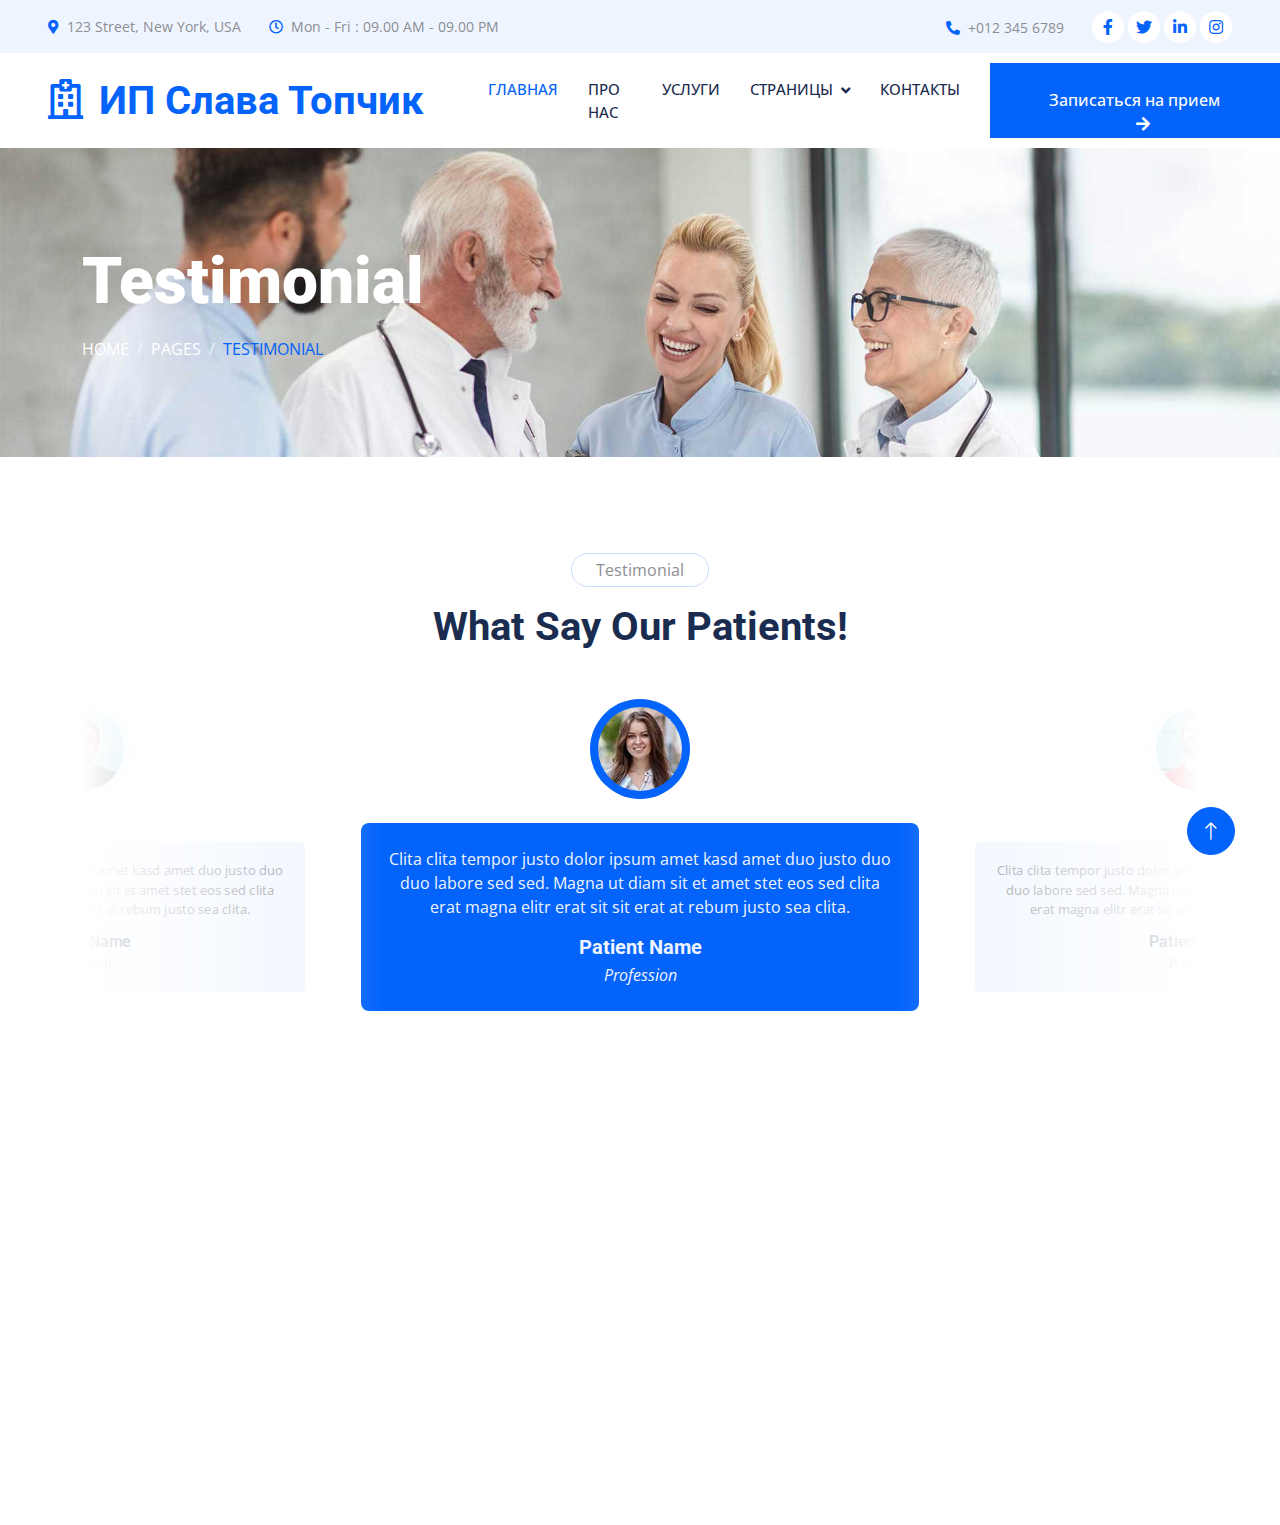
<file: testimonial.html>
<!DOCTYPE html>
<html lang="en">

<head>
    <meta charset="utf-8">
    <title>Klinik - Clinic Website Template</title>
    <meta content="width=device-width, initial-scale=1.0" name="viewport">
    <meta content="" name="keywords">
    <meta content="" name="description">

    <!-- Favicon -->
    <link href="img/favicon.ico" rel="icon">

    <!-- Google Web Fonts -->
    <link rel="preconnect" href="https://fonts.googleapis.com">
    <link rel="preconnect" href="https://fonts.gstatic.com" crossorigin>
    <link href="https://fonts.googleapis.com/css2?family=Open+Sans:wght@400;500&family=Roboto:wght@500;700;900&display=swap" rel="stylesheet"> 

    <!-- Icon Font Stylesheet -->
    <link href="https://cdnjs.cloudflare.com/ajax/libs/font-awesome/5.10.0/css/all.min.css" rel="stylesheet">
    <link href="https://cdn.jsdelivr.net/npm/bootstrap-icons@1.4.1/font/bootstrap-icons.css" rel="stylesheet">

    <!-- Libraries Stylesheet -->
    <link href="lib/animate/animate.min.css" rel="stylesheet">
    <link href="lib/owlcarousel/assets/owl.carousel.min.css" rel="stylesheet">
    <link href="lib/tempusdominus/css/tempusdominus-bootstrap-4.min.css" rel="stylesheet" />

    <!-- Customized Bootstrap Stylesheet -->
    <link href="css/bootstrap.min.css" rel="stylesheet">

    <!-- Template Stylesheet -->
    <link href="css/style.css" rel="stylesheet">
</head>

<body>
    <!-- Spinner Start -->
    <div id="spinner" class="show bg-white position-fixed translate-middle w-100 vh-100 top-50 start-50 d-flex align-items-center justify-content-center">
        <div class="spinner-grow text-primary" style="width: 3rem; height: 3rem;" role="status">
            <span class="sr-only">Loading...</span>
        </div>
    </div>
    <!-- Spinner End -->


    <!-- Topbar Start -->
    <div class="container-fluid bg-light p-0 wow fadeIn" data-wow-delay="0.1s">
        <div class="row gx-0 d-none d-lg-flex">
            <div class="col-lg-7 px-5 text-start">
                <div class="h-100 d-inline-flex align-items-center py-3 me-4">
                    <small class="fa fa-map-marker-alt text-primary me-2"></small>
                    <small>123 Street, New York, USA</small>
                </div>
                <div class="h-100 d-inline-flex align-items-center py-3">
                    <small class="far fa-clock text-primary me-2"></small>
                    <small>Mon - Fri : 09.00 AM - 09.00 PM</small>
                </div>
            </div>
            <div class="col-lg-5 px-5 text-end">
                <div class="h-100 d-inline-flex align-items-center py-3 me-4">
                    <small class="fa fa-phone-alt text-primary me-2"></small>
                    <small>+012 345 6789</small>
                </div>
                <div class="h-100 d-inline-flex align-items-center">
                    <a class="btn btn-sm-square rounded-circle bg-white text-primary me-1" href=""><i class="fab fa-facebook-f"></i></a>
                    <a class="btn btn-sm-square rounded-circle bg-white text-primary me-1" href=""><i class="fab fa-twitter"></i></a>
                    <a class="btn btn-sm-square rounded-circle bg-white text-primary me-1" href=""><i class="fab fa-linkedin-in"></i></a>
                    <a class="btn btn-sm-square rounded-circle bg-white text-primary me-0" href=""><i class="fab fa-instagram"></i></a>
                </div>
            </div>
        </div>
    </div>
    <!-- Topbar End -->


    <!-- Navbar Start -->
    <nav class="navbar navbar-expand-lg bg-white navbar-light sticky-top p-0 wow fadeIn" data-wow-delay="0.1s">
        <a href="index.html" class="navbar-brand d-flex align-items-center px-4 px-lg-5">
            <h1 class="m-0 text-primary"><i class="far fa-hospital me-3"></i>ИП Слава Топчик</h1>
        </a>
        <button type="button" class="navbar-toggler me-4" data-bs-toggle="collapse" data-bs-target="#navbarCollapse">
            <span class="navbar-toggler-icon"></span>
        </button>
        <div class="collapse navbar-collapse" id="navbarCollapse">
            <div class="navbar-nav ms-auto p-4 p-lg-0">
                <a href="index.html" class="nav-item nav-link active">Главная</a>
                <a href="about.html" class="nav-item nav-link">Про нас</a>
                <a href="service.html" class="nav-item nav-link">Услуги</a>
                <div class="nav-item dropdown">
                    <a href="#" class="nav-link dropdown-toggle" data-bs-toggle="dropdown">Страницы</a>
                    <div class="dropdown-menu rounded-0 rounded-bottom m-0">
                        <a href="feature.html" class="dropdown-item">Преимущество</a>
                        <a href="team.html" class="dropdown-item">Доктор</a>
                        <a href="appointment.html" class="dropdown-item">Записаться на прием</a>
                        <a href="testimonial.html" class="dropdown-item">Отзывы</a>
                        <!-- <a href="404.html" class="dropdown-item">404 Page</a> -->
                    </div>
                </div>
                <a href="contact.html" class="nav-item nav-link">Контакты</a>
            </div>
            <a href="appointment.html" class="btn btn-primary rounded-0 py-4 px-lg-5 d-none d-lg-block">Записаться на прием<i class="fa fa-arrow-right ms-3"></i></a>
        </div>
    </nav>
    <!-- Navbar End -->


    <!-- Page Header Start -->
    <div class="container-fluid page-header py-5 mb-5 wow fadeIn" data-wow-delay="0.1s">
        <div class="container py-5">
            <h1 class="display-3 text-white mb-3 animated slideInDown">Testimonial</h1>
            <nav aria-label="breadcrumb animated slideInDown">
                <ol class="breadcrumb text-uppercase mb-0">
                    <li class="breadcrumb-item"><a class="text-white" href="#">Home</a></li>
                    <li class="breadcrumb-item"><a class="text-white" href="#">Pages</a></li>
                    <li class="breadcrumb-item text-primary active" aria-current="page">Testimonial</li>
                </ol>
            </nav>
        </div>
    </div>
    <!-- Page Header End -->


    <!-- Testimonial Start -->
    <div class="container-xxl py-5">
        <div class="container">
            <div class="text-center mx-auto mb-5 wow fadeInUp" data-wow-delay="0.1s" style="max-width: 600px;">
                <p class="d-inline-block border rounded-pill py-1 px-4">Testimonial</p>
                <h1>What Say Our Patients!</h1>
            </div>
            <div class="owl-carousel testimonial-carousel wow fadeInUp" data-wow-delay="0.1s">
                <div class="testimonial-item text-center">
                    <img class="img-fluid bg-light rounded-circle p-2 mx-auto mb-4" src="img/testimonial-1.jpg" style="width: 100px; height: 100px;">
                    <div class="testimonial-text rounded text-center p-4">
                        <p>Clita clita tempor justo dolor ipsum amet kasd amet duo justo duo duo labore sed sed. Magna ut diam sit et amet stet eos sed clita erat magna elitr erat sit sit erat at rebum justo sea clita.</p>
                        <h5 class="mb-1">Patient Name</h5>
                        <span class="fst-italic">Profession</span>
                    </div>
                </div>
                <div class="testimonial-item text-center">
                    <img class="img-fluid bg-light rounded-circle p-2 mx-auto mb-4" src="img/testimonial-2.jpg" style="width: 100px; height: 100px;">
                    <div class="testimonial-text rounded text-center p-4">
                        <p>Clita clita tempor justo dolor ipsum amet kasd amet duo justo duo duo labore sed sed. Magna ut diam sit et amet stet eos sed clita erat magna elitr erat sit sit erat at rebum justo sea clita.</p>
                        <h5 class="mb-1">Patient Name</h5>
                        <span class="fst-italic">Profession</span>
                    </div>
                </div>
                <div class="testimonial-item text-center">
                    <img class="img-fluid bg-light rounded-circle p-2 mx-auto mb-4" src="img/testimonial-3.jpg" style="width: 100px; height: 100px;">
                    <div class="testimonial-text rounded text-center p-4">
                        <p>Clita clita tempor justo dolor ipsum amet kasd amet duo justo duo duo labore sed sed. Magna ut diam sit et amet stet eos sed clita erat magna elitr erat sit sit erat at rebum justo sea clita.</p>
                        <h5 class="mb-1">Patient Name</h5>
                        <span class="fst-italic">Profession</span>
                    </div>
                </div>
            </div>
        </div>
    </div>
    <!-- Testimonial End -->
        

    <!-- Footer Start -->
    <div class="container-fluid bg-dark text-light footer mt-5 pt-5 wow fadeIn" data-wow-delay="0.1s">
        <div class="container py-5">
            <div class="row g-5">
                <div class="col-lg-3 col-md-6">
                    <h5 class="text-light mb-4">Address</h5>
                    <p class="mb-2"><i class="fa fa-map-marker-alt me-3"></i>123 Street, New York, USA</p>
                    <p class="mb-2"><i class="fa fa-phone-alt me-3"></i>+012 345 67890</p>
                    <p class="mb-2"><i class="fa fa-envelope me-3"></i>info@example.com</p>
                    <div class="d-flex pt-2">
                        <a class="btn btn-outline-light btn-social rounded-circle" href=""><i class="fab fa-twitter"></i></a>
                        <a class="btn btn-outline-light btn-social rounded-circle" href=""><i class="fab fa-facebook-f"></i></a>
                        <a class="btn btn-outline-light btn-social rounded-circle" href=""><i class="fab fa-youtube"></i></a>
                        <a class="btn btn-outline-light btn-social rounded-circle" href=""><i class="fab fa-linkedin-in"></i></a>
                    </div>
                </div>
                <div class="col-lg-3 col-md-6">
                    <h5 class="text-light mb-4">Services</h5>
                    <a class="btn btn-link" href="">Cardiology</a>
                    <a class="btn btn-link" href="">Pulmonary</a>
                    <a class="btn btn-link" href="">Neurology</a>
                    <a class="btn btn-link" href="">Orthopedics</a>
                    <a class="btn btn-link" href="">Laboratory</a>
                </div>
                <div class="col-lg-3 col-md-6">
                    <h5 class="text-light mb-4">Quick Links</h5>
                    <a class="btn btn-link" href="">About Us</a>
                    <a class="btn btn-link" href="">Contact Us</a>
                    <a class="btn btn-link" href="">Our Services</a>
                    <a class="btn btn-link" href="">Terms & Condition</a>
                    <a class="btn btn-link" href="">Support</a>
                </div>
                <div class="col-lg-3 col-md-6">
                    <h5 class="text-light mb-4">Newsletter</h5>
                    <p>Dolor amet sit justo amet elitr clita ipsum elitr est.</p>
                    <div class="position-relative mx-auto" style="max-width: 400px;">
                        <input class="form-control border-0 w-100 py-3 ps-4 pe-5" type="text" placeholder="Your email">
                        <button type="button" class="btn btn-primary py-2 position-absolute top-0 end-0 mt-2 me-2">SignUp</button>
                    </div>
                </div>
            </div>
        </div>
        <div class="container">
            <div class="copyright">
                <div class="row">
                    <div class="col-md-6 text-center text-md-start mb-3 mb-md-0">
                        &copy; <a class="border-bottom" href="#">Your Site Name</a>, All Right Reserved.
                    </div>
                    <div class="col-md-6 text-center text-md-end">
                        <!--/*** This template is free as long as you keep the footer author’s credit link/attribution link/backlink. If you'd like to use the template without the footer author’s credit link/attribution link/backlink, you can purchase the Credit Removal License from "https://htmlcodex.com/credit-removal". Thank you for your support. ***/-->
                        Designed By <a class="border-bottom" href="https://htmlcodex.com">HTML Codex</a>
                    </div>
                </div>
            </div>
        </div>
    </div>
    <!-- Footer End -->


    <!-- Back to Top -->
    <a href="#" class="btn btn-lg btn-primary btn-lg-square rounded-circle back-to-top"><i class="bi bi-arrow-up"></i></a>


    <!-- JavaScript Libraries -->
    <script src="https://code.jquery.com/jquery-3.4.1.min.js"></script>
    <script src="https://cdn.jsdelivr.net/npm/bootstrap@5.0.0/dist/js/bootstrap.bundle.min.js"></script>
    <script src="lib/wow/wow.min.js"></script>
    <script src="lib/easing/easing.min.js"></script>
    <script src="lib/waypoints/waypoints.min.js"></script>
    <script src="lib/counterup/counterup.min.js"></script>
    <script src="lib/owlcarousel/owl.carousel.min.js"></script>
    <script src="lib/tempusdominus/js/moment.min.js"></script>
    <script src="lib/tempusdominus/js/moment-timezone.min.js"></script>
    <script src="lib/tempusdominus/js/tempusdominus-bootstrap-4.min.js"></script>

    <!-- Template Javascript -->
    <script src="js/main.js"></script>
</body>

</html>
</file>
<file: css/style.css>
/********** Template CSS **********/
:root {
    --primary: #0463FA;
    --light: #EFF5FF;
    --dark: #1B2C51;
}

.fw-medium {
    font-weight: 500 !important;
}

.fw-bold {
    font-weight: 700 !important;
}

.fw-black {
    font-weight: 900 !important;
}

.back-to-top {
    position: fixed;
    display: none;
    right: 45px;
    bottom: 45px;
    z-index: 99;
}


/*** Spinner ***/
#spinner {
    opacity: 0;
    visibility: hidden;
    transition: opacity .5s ease-out, visibility 0s linear .5s;
    z-index: 99999;
}

#spinner.show {
    transition: opacity .5s ease-out, visibility 0s linear 0s;
    visibility: visible;
    opacity: 1;
}


/*** Button ***/
.btn {
    font-weight: 500;
    transition: .5s;
}

.btn.btn-primary,
.btn.btn-secondary {
    color: #FFFFFF;
}

.btn-square {
    width: 38px;
    height: 38px;
}

.btn-sm-square {
    width: 32px;
    height: 32px;
}

.btn-lg-square {
    width: 48px;
    height: 48px;
}

.btn-square,
.btn-sm-square,
.btn-lg-square {
    padding: 0;
    display: flex;
    align-items: center;
    justify-content: center;
    font-weight: normal;
}


/*** Navbar ***/
.navbar .dropdown-toggle::after {
    border: none;
    content: "\f107";
    font-family: "Font Awesome 5 Free";
    font-weight: 900;
    vertical-align: middle;
    margin-left: 8px;
}

.navbar .navbar-nav .nav-link {
    margin-right: 30px;
    padding: 25px 0;
    color: #FFFFFF;
    font-size: 15px;
    font-weight: 500;
    text-transform: uppercase;
    outline: none;
}

.navbar .navbar-nav .nav-link:hover,
.navbar .navbar-nav .nav-link.active {
    color: var(--primary);
}

@media (max-width: 991.98px) {
    .navbar .navbar-nav .nav-link  {
        margin-right: 0;
        padding: 10px 0;
    }

    .navbar .navbar-nav {
        border-top: 1px solid #EEEEEE;
    }
}

.navbar .navbar-brand,
.navbar a.btn {
    height: 75px;
}

.navbar .navbar-nav .nav-link {
    color: var(--dark);
    font-weight: 500;
}

.navbar.sticky-top {
    top: -100px;
    transition: .5s;
}

@media (min-width: 992px) {
    .navbar .nav-item .dropdown-menu {
        display: block;
        border: none;
        margin-top: 0;
        top: 150%;
        opacity: 0;
        visibility: hidden;
        transition: .5s;
    }

    .navbar .nav-item:hover .dropdown-menu {
        top: 100%;
        visibility: visible;
        transition: .5s;
        opacity: 1;
    }
}


/*** Header ***/
.header-carousel .owl-carousel-text {
    position: absolute;
    width: 100%;
    height: 100%;
    padding: 3rem;
    top: 0;
    left: 0;
    display: flex;
    align-items: center;
    justify-content: center;
    text-shadow: 0 0 30px rgba(0, 0, 0, .1);
}

.header-carousel .owl-nav {
    position: absolute;
    width: 200px;
    height: 45px;
    bottom: 30px;
    left: 50%;
    transform: translateX(-50%);
    display: flex;
    justify-content: space-between;
}

.header-carousel .owl-nav .owl-prev,
.header-carousel .owl-nav .owl-next {
    width: 45px;
    height: 45px;
    display: flex;
    align-items: center;
    justify-content: center;
    color: #FFFFFF;
    background: transparent;
    border: 1px solid #FFFFFF;
    border-radius: 45px;
    font-size: 22px;
    transition: .5s;
}

.header-carousel .owl-nav .owl-prev:hover,
.header-carousel .owl-nav .owl-next:hover {
    background: var(--primary);
    border-color: var(--primary);
}

.header-carousel .owl-dots {
    position: absolute;
    height: 45px;
    bottom: 30px;
    left: 50%;
    transform: translateX(-50%);
    display: flex;
    align-items: center;
    justify-content: center;
}

.header-carousel .owl-dot {
    position: relative;
    display: inline-block;
    margin: 0 5px;
    width: 15px;
    height: 15px;
    background: transparent;
    border: 1px solid #FFFFFF;
    border-radius: 15px;
    transition: .5s;
}

.header-carousel .owl-dot::after {
    position: absolute;
    content: "";
    width: 5px;
    height: 5px;
    top: 4px;
    left: 4px;
    background: #FFFFFF;
    border-radius: 5px;
}

.header-carousel .owl-dot.active {
    background: var(--primary);
    border-color: var(--primary);
}

.page-header {
    background: url(../img/header-page.jpg) top center no-repeat;
    background-size: cover;
    text-shadow: 0 0 30px rgba(0, 0, 0, .1);
}

.breadcrumb-item + .breadcrumb-item::before {
    color: var(--light);
}


/*** Service ***/
.service-item {
    transition: .5s;
}

.service-item:hover {
    margin-top: -10px;
    box-shadow: 0 .5rem 1.5rem rgba(0, 0, 0, .08);
}

.service-item .btn {
    width: 40px;
    height: 40px;
    display: inline-flex;
    align-items: center;
    background: #FFFFFF;
    border-radius: 40px;
    white-space: nowrap;
    overflow: hidden;
    transition: .5s;
}

.service-item:hover .btn {
    width: 180px;
}


/*** Feature ***/
@media (min-width: 992px) {
    .container.feature {
        max-width: 100% !important;
    }

    .feature-text  {
        padding-left: calc(((100% - 960px) / 2) + .75rem);
    }
}

@media (min-width: 1200px) {
    .feature-text  {
        padding-left: calc(((100% - 1140px) / 2) + .75rem);
    }
}

@media (min-width: 1400px) {
    .feature-text  {
        padding-left: calc(((100% - 1320px) / 2) + .75rem);
    }
}


/*** Team ***/
.team-item img {
    position: relative;
    top: 0;
    transition: .5s;
}

.team-item:hover img {
    top: -30px;
}

.team-item .team-text {
    position: relative;
    height: 100px;
    transition: .5s;
}

.team-item:hover .team-text {
    margin-top: -60px;
    height: 160px;
}

.team-item .team-text .team-social {
    opacity: 0;
    transition: .5s;
}

.team-item:hover .team-text .team-social {
    opacity: 1;
}

.team-item .team-social .btn {
    display: inline-flex;
    color: var(--primary);
    background: #FFFFFF;
    border-radius: 40px;
}

.team-item .team-social .btn:hover {
    color: #FFFFFF;
    background: var(--primary);
}


/*** Appointment ***/
.bootstrap-datetimepicker-widget.bottom {
    top: auto !important;
}

.bootstrap-datetimepicker-widget .table * {
    border-bottom-width: 0px;
}

.bootstrap-datetimepicker-widget .table th {
    font-weight: 500;
}

.bootstrap-datetimepicker-widget.dropdown-menu {
    padding: 10px;
    border-radius: 2px;
}

.bootstrap-datetimepicker-widget table td.active,
.bootstrap-datetimepicker-widget table td.active:hover {
    background: var(--primary);
}

.bootstrap-datetimepicker-widget table td.today::before {
    border-bottom-color: var(--primary);
}


/*** Testimonial ***/
.testimonial-carousel::before {
    position: absolute;
    content: "";
    top: 0;
    left: 0;
    height: 100%;
    width: 0;
    background: linear-gradient(to right, rgba(255, 255, 255, 1) 0%, rgba(255, 255, 255, 0) 100%);
    z-index: 1;
}

.testimonial-carousel::after {
    position: absolute;
    content: "";
    top: 0;
    right: 0;
    height: 100%;
    width: 0;
    background: linear-gradient(to left, rgba(255, 255, 255, 1) 0%, rgba(255, 255, 255, 0) 100%);
    z-index: 1;
}

@media (min-width: 768px) {
    .testimonial-carousel::before,
    .testimonial-carousel::after {
        width: 200px;
    }
}

@media (min-width: 992px) {
    .testimonial-carousel::before,
    .testimonial-carousel::after {
        width: 300px;
    }
}

.testimonial-carousel .owl-item .testimonial-text {
    background: var(--light);
    transform: scale(.8);
    transition: .5s;
}

.testimonial-carousel .owl-item.center .testimonial-text {
    background: var(--primary);
    transform: scale(1);
}

.testimonial-carousel .owl-item .testimonial-text *,
.testimonial-carousel .owl-item .testimonial-item img {
    transition: .5s;
}

.testimonial-carousel .owl-item.center .testimonial-text * {
    color: var(--light) !important;
}

.testimonial-carousel .owl-item.center .testimonial-item img {
    background: var(--primary) !important;
} 

.testimonial-carousel .owl-nav {
    position: absolute;
    width: 350px;
    top: 15px;
    left: 50%;
    transform: translateX(-50%);
    display: flex;
    justify-content: space-between;
    opacity: 0;
    transition: .5s;
    z-index: 1;
}

.testimonial-carousel:hover .owl-nav {
    width: 300px;
    opacity: 1;
}

.testimonial-carousel .owl-nav .owl-prev,
.testimonial-carousel .owl-nav .owl-next {
    position: relative;
    color: var(--primary);
    font-size: 45px;
    transition: .5s;
}

.testimonial-carousel .owl-nav .owl-prev:hover,
.testimonial-carousel .owl-nav .owl-next:hover {
    color: var(--dark);
}


/*** Footer ***/
.footer .btn.btn-social {
    margin-right: 5px;
    width: 35px;
    height: 35px;
    display: flex;
    align-items: center;
    justify-content: center;
    color: var(--light);
    border: 1px solid #FFFFFF;
    transition: .3s;
}

.footer .btn.btn-social:hover {
    color: var(--primary);
}

.footer .btn.btn-link {
    display: block;
    margin-bottom: 5px;
    padding: 0;
    text-align: left;
    color: #FFFFFF;
    font-size: 15px;
    font-weight: normal;
    text-transform: capitalize;
    transition: .3s;
}

.footer .btn.btn-link::before {
    position: relative;
    content: "\f105";
    font-family: "Font Awesome 5 Free";
    font-weight: 900;
    margin-right: 10px;
}

.footer .btn.btn-link:hover {
    color: var(--primary);
    letter-spacing: 1px;
    box-shadow: none;
}

.footer .copyright {
    padding: 25px 0;
    font-size: 15px;
    border-top: 1px solid rgba(256, 256, 256, .1);
}

.footer .copyright a {
    color: var(--light);
}

.footer .copyright a:hover {
    color: var(--primary);
}
</file>
